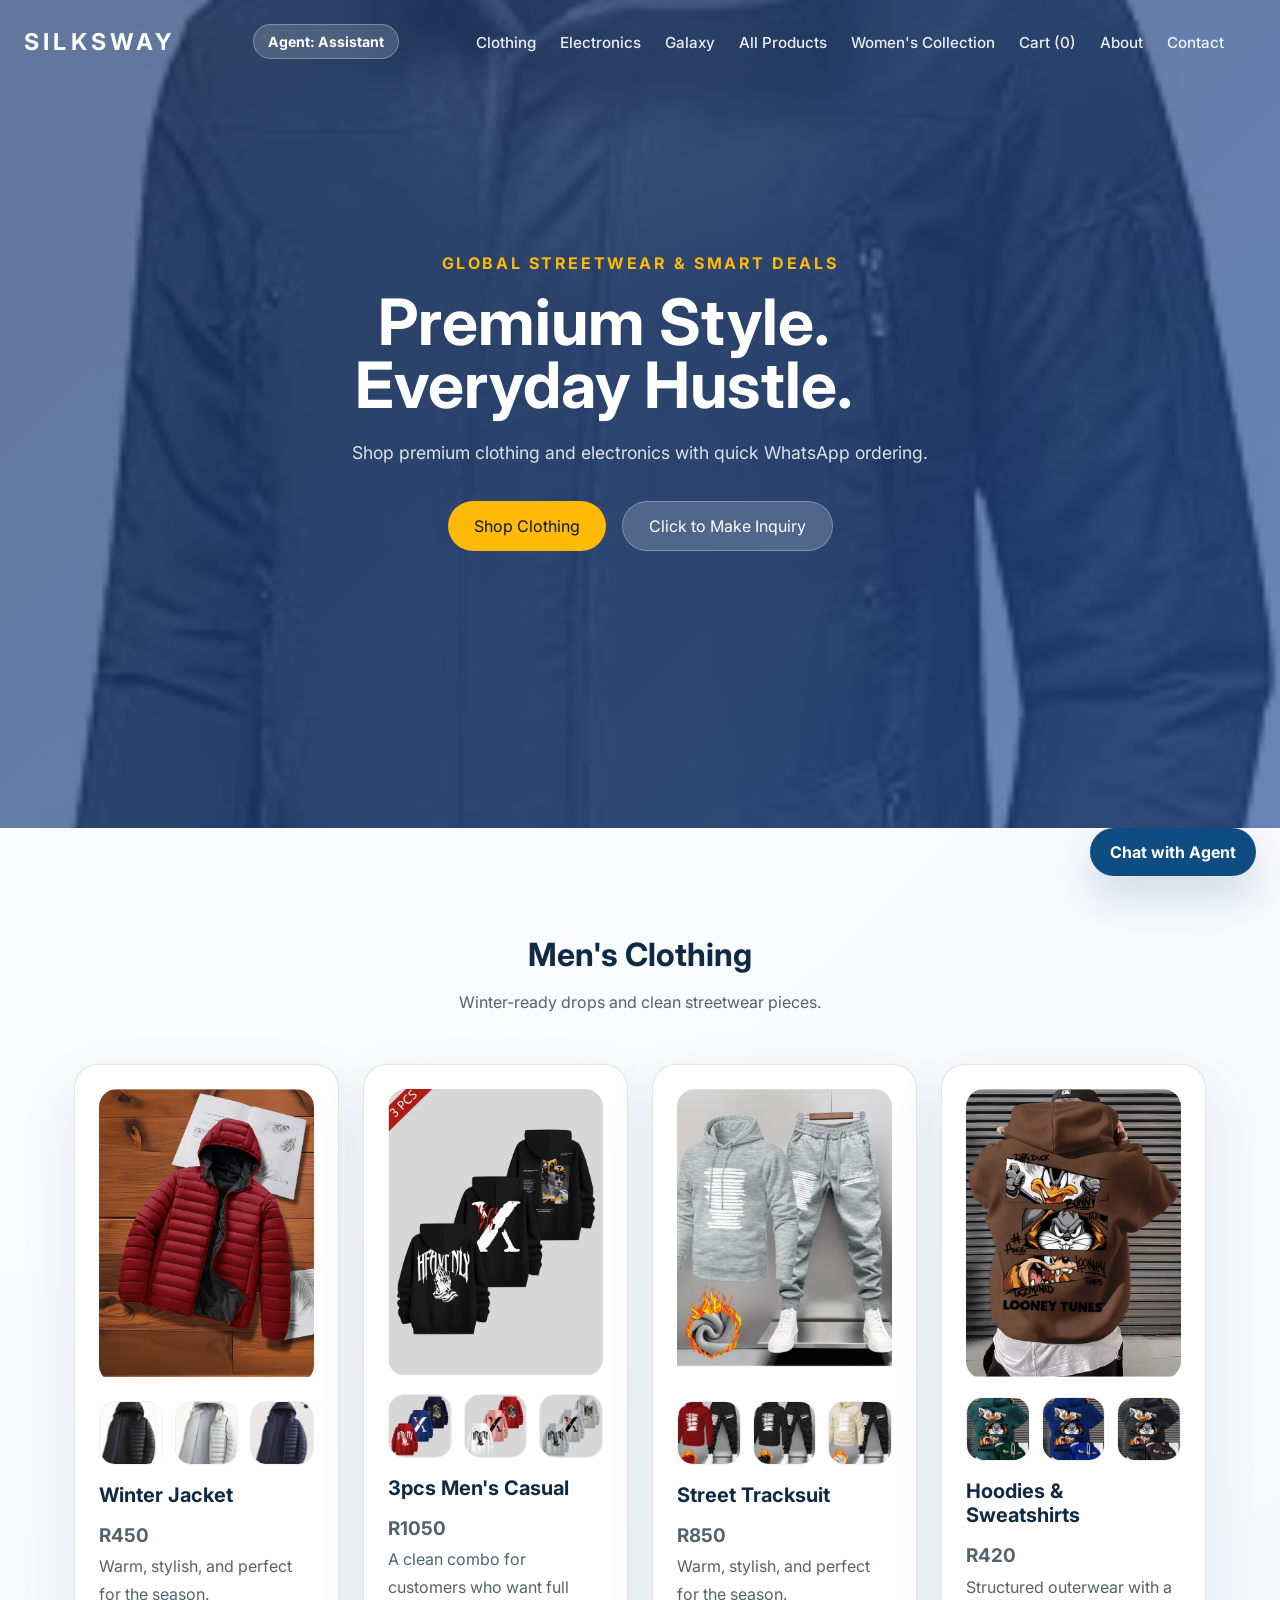
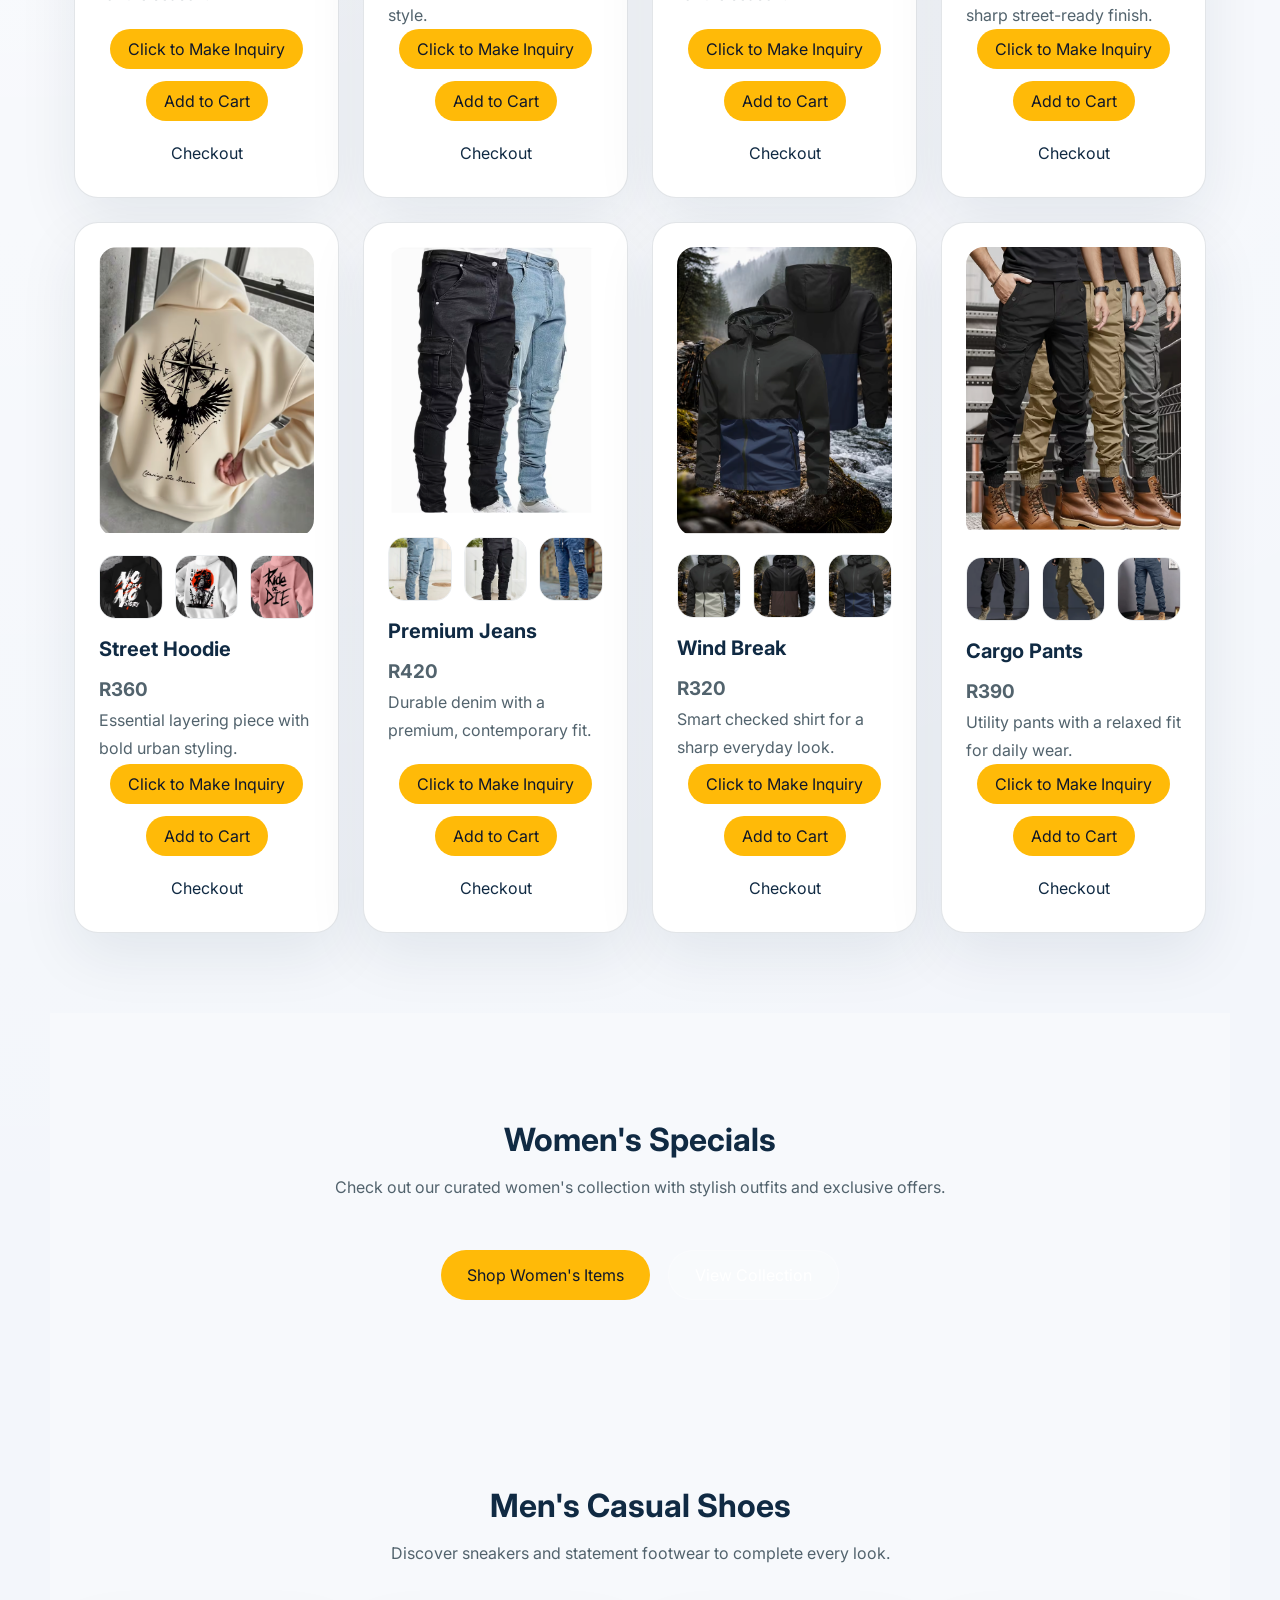
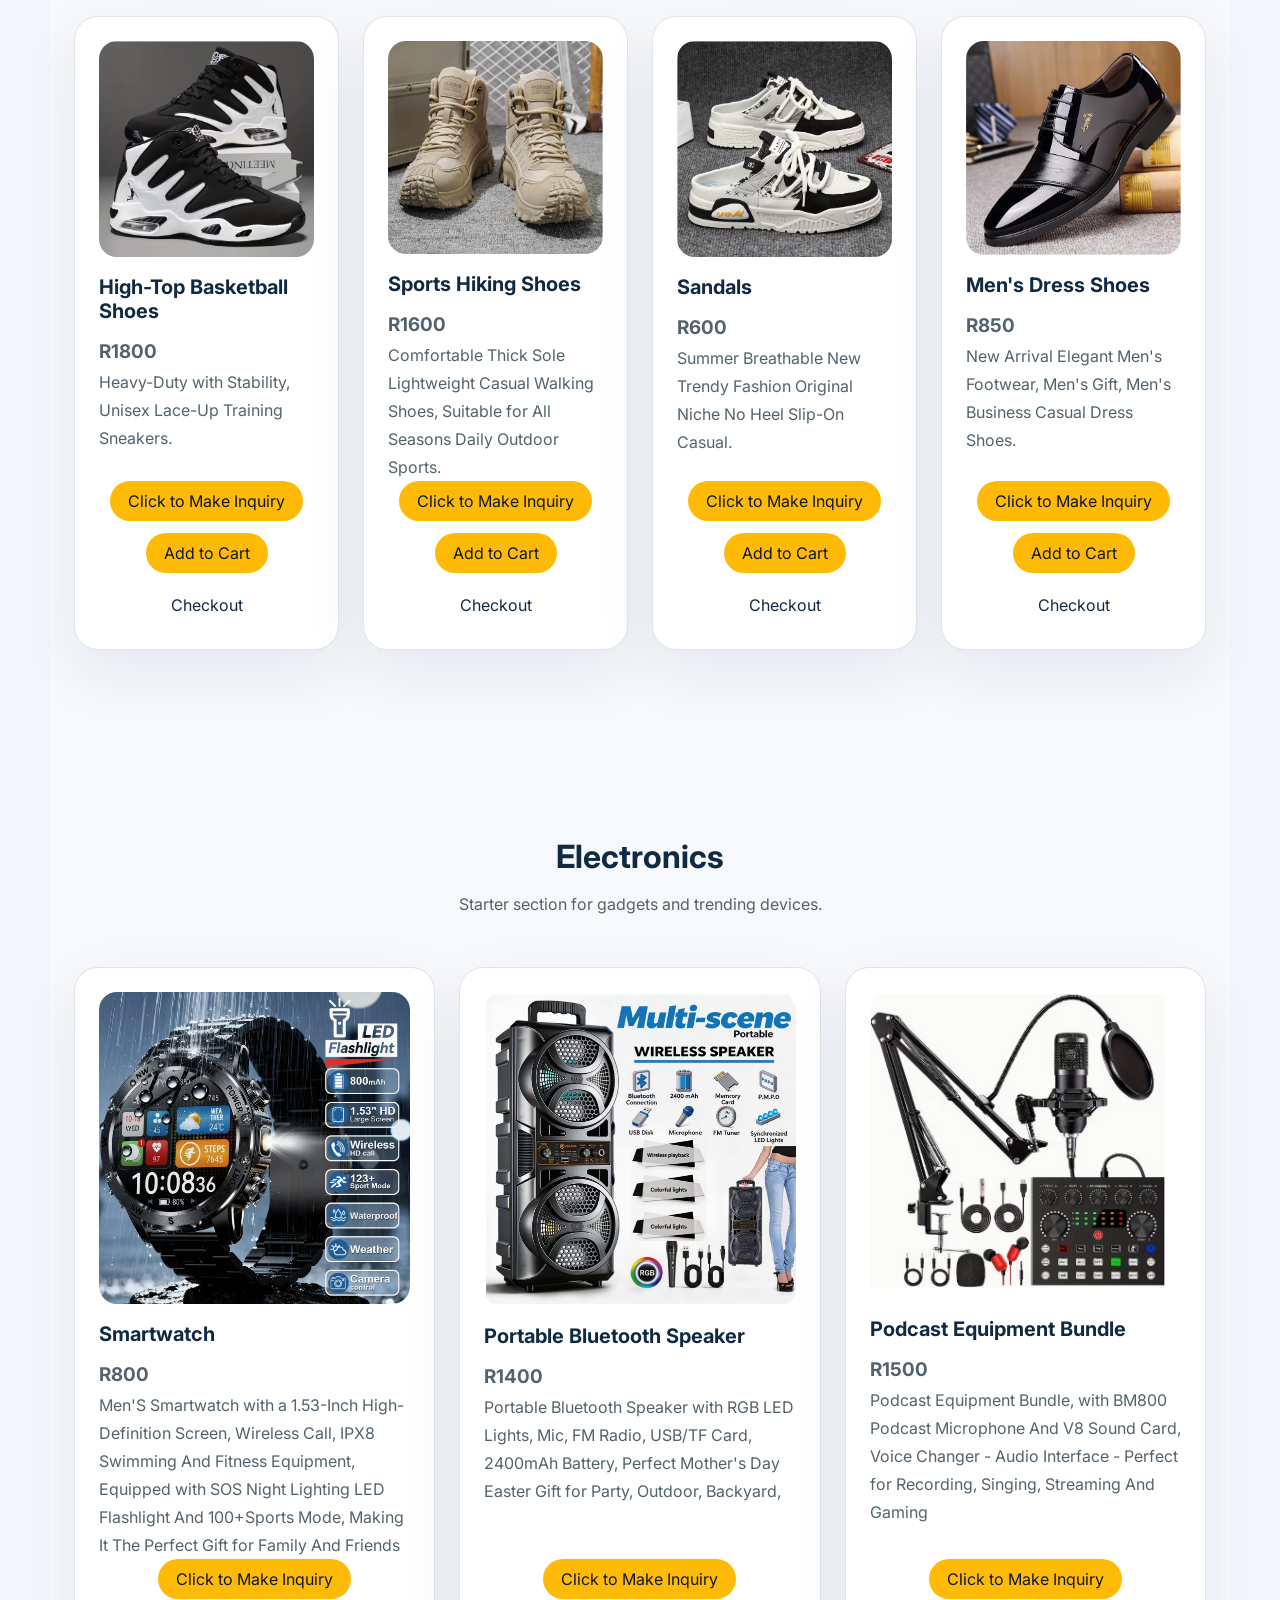
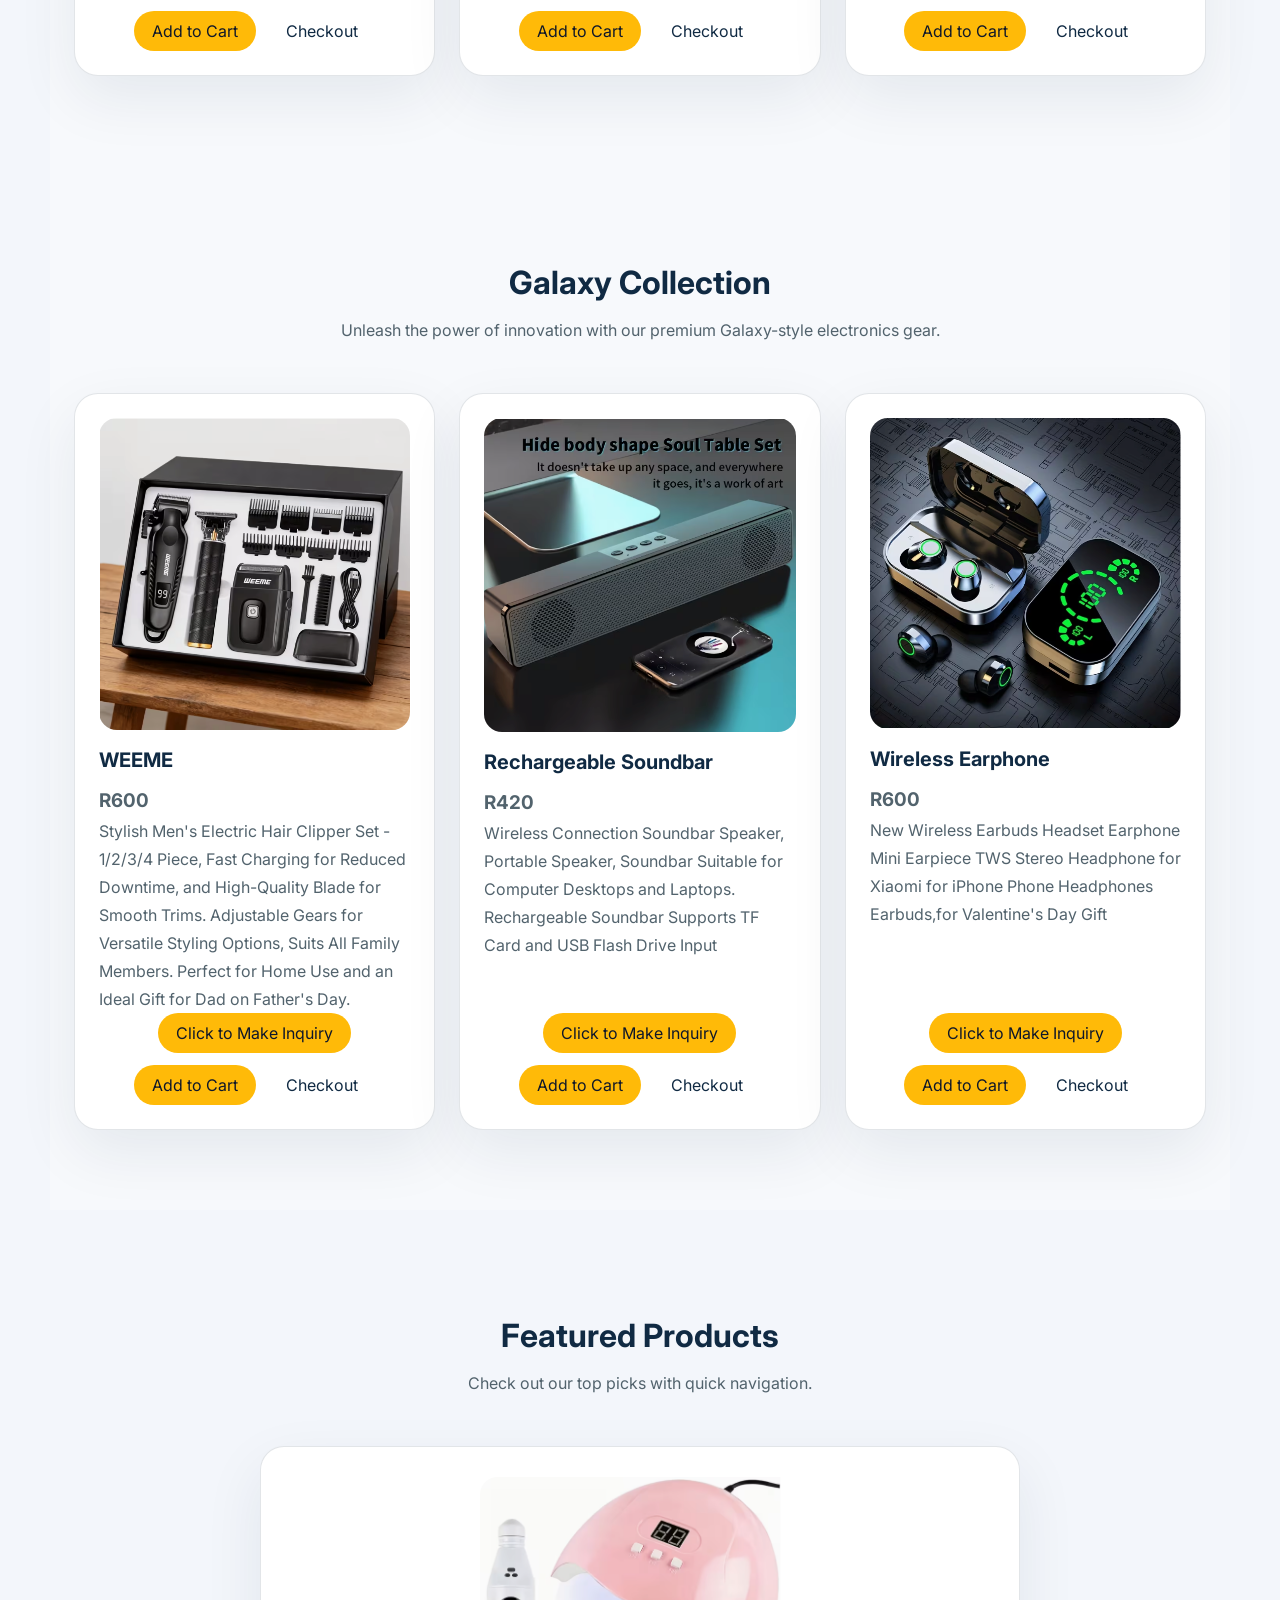
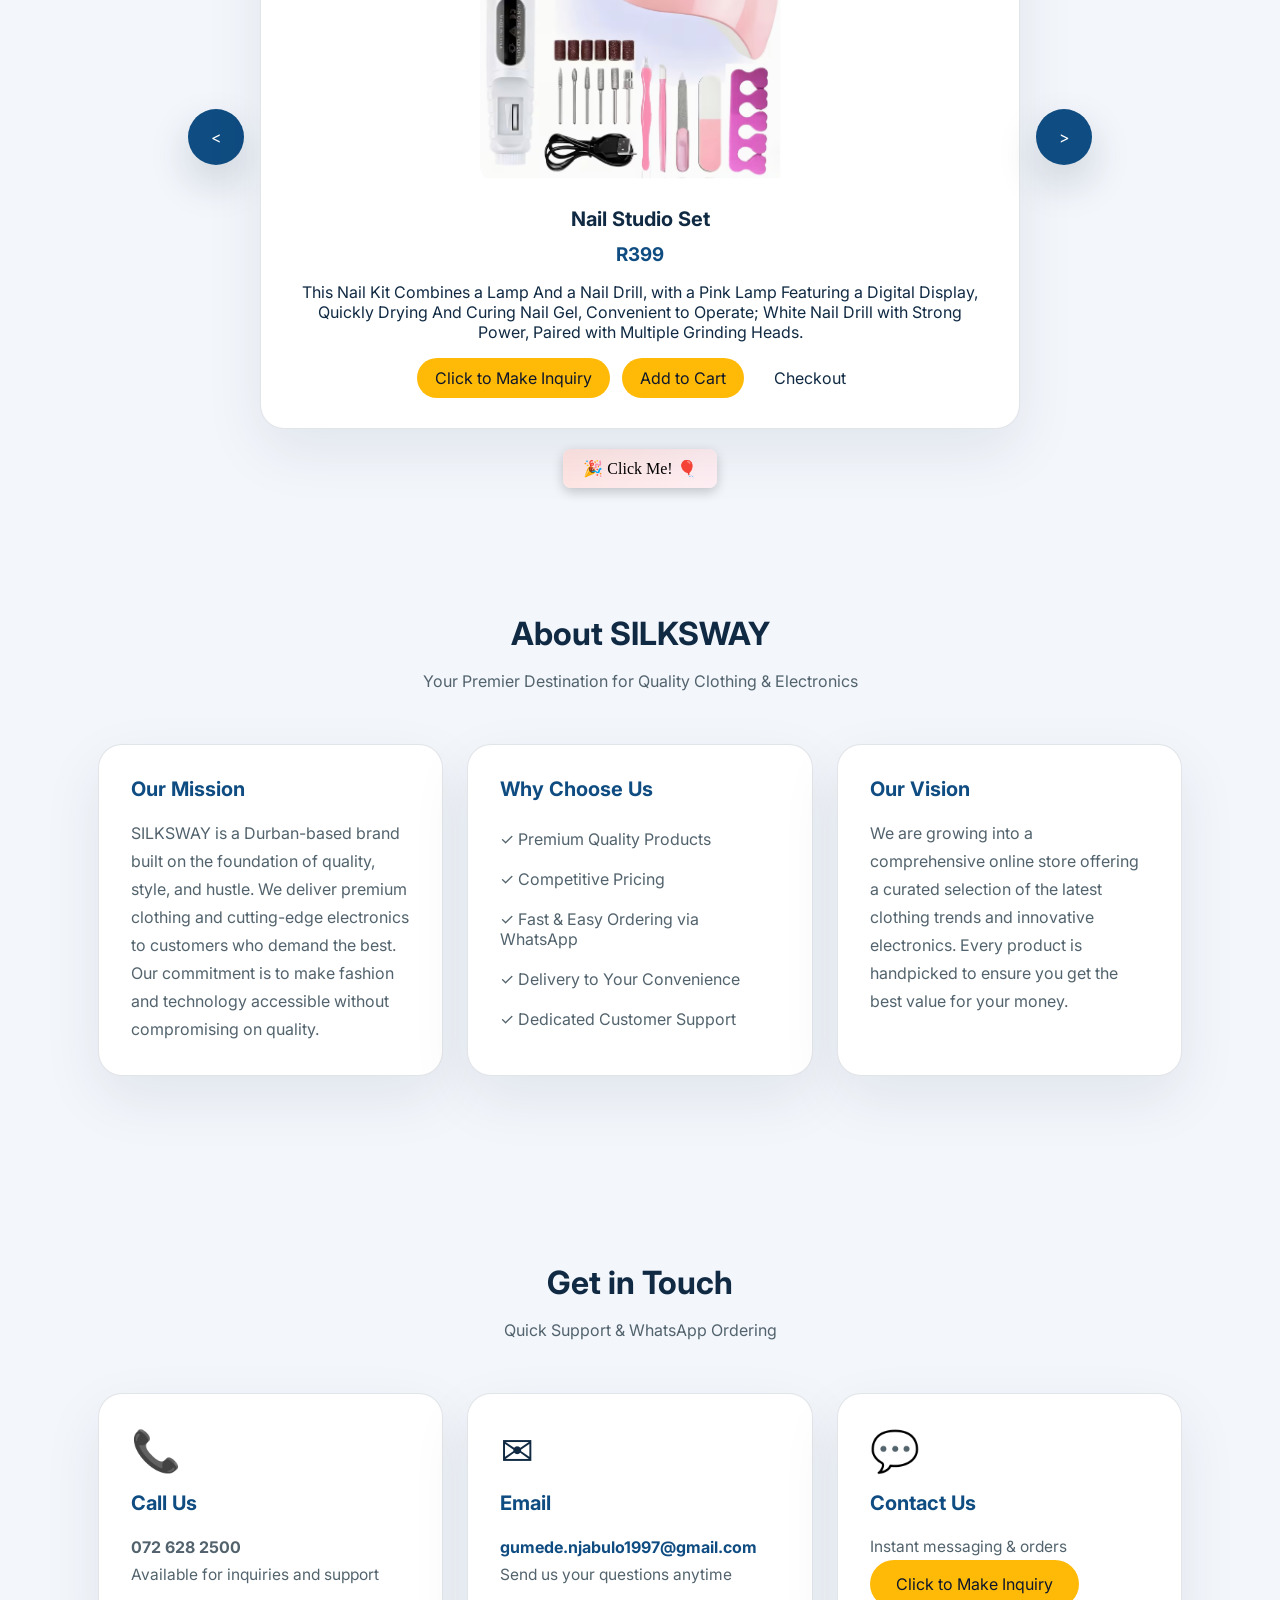
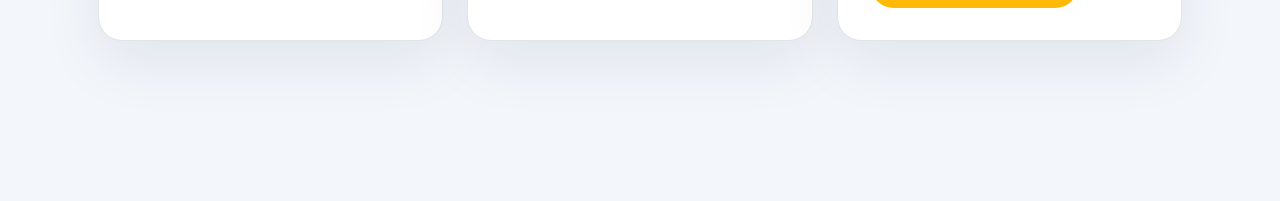
<file: index.html>
<!DOCTYPE html>
<html lang="en">
<head>
  <meta charset="UTF-8" />
  <meta name="viewport" content="width=device-width, initial-scale=1.0" />
  <title>SILKSWAY | Clothing & Electronics</title>
  <link rel="stylesheet" href="styles.css" />
  <!-- Optional: Google Fonts for a modern look -->
  <link href="https://fonts.googleapis.com/css2?family=Inter:wght@400;600&display=swap" rel="stylesheet" />
</head>
<body>
<!-- Header / Hero Section -->
<header class="hero">
  <nav class="nav" aria-label="Main Navigation">
    <div class="logo" aria-label="SILKSWAY">SILKSWAY</div>
    <div class="agent-badge">Agent: Assistant</div>
    <button class="hamburger" aria-label="Toggle navigation menu">
      <span class="bar"></span>
      <span class="bar"></span>
      <span class="bar"></span>
    </button>
    <ul class="nav-links">
      <li><a href="#clothing">Clothing</a></li>
      <li><a href="#electronics">Electronics</a></li>
      <li><a href="#galaxy">Galaxy</a></li>
      <li><a href="#products">All Products</a></li>
      <li><a href="women.html">Women's Collection</a></li>
      <li><a href="checkout.html">Cart (<span id="cartNavCount">0</span>)</a></li>
      <li><a href="#about">About</a></li>
      <li><a href="#contact">Contact</a></li>
    </ul>
  </nav>

  <div class="hero-content">
    <p class="tag">Global Streetwear &amp; Smart Deals</p>
    <h1 class="headline">Premium Style. Everyday Hustle.</h1>
    <p class="subheading">
      Shop premium clothing and electronics with quick WhatsApp ordering.
    </p>
    <div class="cta-buttons">
      <a class="btn primary" href="#clothing">Shop Clothing</a>
      <a class="btn secondary" href="inquiry.html?general=true" target="_blank" rel="noopener noreferrer">Click to Make Inquiry</a>
    </div>
  </div>
</header>

  <!-- Clothing Section -->
  <section class="section" id="clothing">
    <div class="section-head">
      <h2>Men's Clothing</h2>
      <p>Winter-ready drops and clean streetwear pieces.</p>
    </div>





    <div class="grid">
      <!-- Product Card 1 -->
      <article class="card">
        <div class="image-gallery">
          <img id="mainImage1" src="img/j1.png" alt="Winter Jacket" class="main-img" />
          <div class="thumbnails">
          <img src="img/j2.png" alt="Thumbnail 2" onmouseenter="setMainImageOnHover('mainImage1', 'img/j2.png')">
          <img src="img/j4.png" alt="Thumbnail 1" onmouseenter="setMainImageOnHover('mainImage1', 'img/j4.png')">
          <img src="img/j3.png" alt="Thumbnail 3" onmouseenter="setMainImageOnHover('mainImage1', 'img/j3.png')">
          </div>
        </div>
        <h3>Winter Jacket</h3>
        <p class="price">R450</p>
        <p>Warm, stylish, and perfect for the season.</p>
        <div class="card-actions">
          <button class="btn primary small" onclick="window.open('inquiry.html?price=450&product=Winter Jacket', '_blank')">Click to Make Inquiry</button>
          <a class="btn pay small" href="checkout.html">Checkout</a>
        </div>
      </article>


      <!-- Product Card 2 -->
      <article class="card">
        <div class="image-gallery">
          <img id="mainImage2" src="img/pc1.png" alt="Winter Jacket" class="main-img" />
          <div class="thumbnails">
           <img src="img/pc2.png" alt="Thumbnail 1" onmouseenter="setMainImageOnHover('mainImage2', 'img/pc2.png')">
          <img src="img/pc3.png" alt="Thumbnail 2" onmouseenter="setMainImageOnHover('mainImage2', 'img/pc3.png')">
          <img src="img/pc4.png" alt="Thumbnail 3" onmouseenter="setMainImageOnHover('mainImage2', 'img/pc4.png')">
          </div>
        </div>
        <h3>3pcs Men's Casual</h3>
        <p class="price">R1050</p>
        <p>A clean combo for customers who want full style.</p>
        <div class="card-actions">
          <button class="btn primary small" onclick="window.open('inquiry.html?price=1050&product=3pcs Men\'s Casual Fashion Streetwear Printed Hooded Sweatshirt', '_blank')">Click to Make Inquiry</button>
          <a class="btn pay small" href="checkout.html">Checkout</a>
        </div>
      </article>



        <!-- Product Card 3 -->
      <article class="card">
        <div class="image-gallery">
          <img id="mainImage3" src="img/17.png" alt="Winter Jacket" class="main-img" />
          <div class="thumbnails">
             <img src="img/18.png" alt="Thumbnail 1" onmouseenter="setMainImageOnHover('mainImage3', 'img/18.png')">
          <img src="img/19.png" alt="Thumbnail 2" onmouseenter="setMainImageOnHover('mainImage3', 'img/19.png')">
          <img src="img/20.png" alt="Thumbnail 3" onmouseenter="setMainImageOnHover('mainImage3', 'img/20.png')">
          </div>
        </div>
        <h3>Street Tracksuit</h3>
        <p class="price">R850</p>
        <p>Warm, stylish, and perfect for the season.</p>
        <div class="card-actions">
          <button class="btn primary small" onclick="window.open('inquiry.html?price=850&product=Street Tracksuit', '_blank')">Click to Make Inquiry</button>
          <a class="btn pay small" href="checkout.html">Checkout</a>
        </div>
      </article>

      <!-- Product Card 4 -->
      <article class="card">
        <div class="image-gallery">
          <img id="mainImage4" src="img/sw1.png" alt="Denim Jacket" class="main-img" />
          <div class="thumbnails">
            <img src="img/sw2.png" alt="Thumbnail 1" onmouseenter="setMainImageOnHover('mainImage4', 'img/sw2.png')">
            <img src="img/sw3.png" alt="Thumbnail 2" onmouseenter="setMainImageOnHover('mainImage4', 'img/sw3.png')">
            <img src="img/sw4.png" alt="Thumbnail 3" onmouseenter="setMainImageOnHover('mainImage4', 'img/sw4.png')">
          </div>
        </div>
        <h3>Hoodies & Sweatshirts</h3>
        <p class="price">R420</p>
        <p>Structured outerwear with a sharp street-ready finish.</p>
        <div class="card-actions">
          <button class="btn primary small" onclick="window.open('inquiry.html?price=420&product=Hoodies & Sweatshirts', '_blank')">Click to Make Inquiry</button>
          <a class="btn pay small" href="checkout.html">Checkout</a>
        </div>
      </article>

      <!-- Product Card 5 -->
      <article class="card">
        <div class="image-gallery">
          <img id="mainImage5" src="img/die1.png" alt="Street Hoodie" class="main-img" />
          <div class="thumbnails">
            <img src="img/die2.png" alt="Thumbnail 1" onmouseenter="setMainImageOnHover('mainImage5', 'img/die2.png')">
            <img src="img/die3.png" alt="Thumbnail 2" onmouseenter="setMainImageOnHover('mainImage5', 'img/die3.png')">
            <img src="img/die4.png" alt="Thumbnail 3" onmouseenter="setMainImageOnHover('mainImage5', 'img/die4.png')">
          </div>
        </div>
        <h3>Street Hoodie</h3>
        <p class="price">R360</p>
        <p>Essential layering piece with bold urban styling.</p>
        <div class="card-actions">
          <button class="btn primary small" onclick="window.open('inquiry.html?price=360&product=Street Hoodie', '_blank')">Click to Make Inquiry</button>
          <a class="btn pay small" href="checkout.html">Checkout</a>
        </div>
      </article>

      <!-- Product Card 6 -->
      <article class="card">
        <div class="image-gallery">
          <img id="mainImage6" src="img/p1.png" alt="Premium Jeans" class="main-img" />
          <div class="thumbnails">
            <img src="img/p2.png" alt="Thumbnail 1" onmouseenter="setMainImageOnHover('mainImage6', 'img/p2.png')">
            <img src="img/p3.png" alt="Thumbnail 2" onmouseenter="setMainImageOnHover('mainImage6', 'img/p3.png')">
            <img src="img/p4.png" alt="Thumbnail 3" onmouseenter="setMainImageOnHover('mainImage6', 'img/p4.png')">
          </div>
        </div>
        <h3>Premium Jeans</h3>
        <p class="price">R420</p>
        <p>Durable denim with a premium, contemporary fit.</p>
        <div class="card-actions">
          <button class="btn primary small" onclick="window.open('inquiry.html?price=420&product=Premium Jeans', '_blank')">Click to Make Inquiry</button>
          <a class="btn pay small" href="checkout.html">Checkout</a>
        </div>
      </article>

      <!-- Product Card 7 -->
      <article class="card">
        <div class="image-gallery">
          <img id="mainImage7" src="img/wind1.png" alt="Checked Shirt" class="main-img" />
          <div class="thumbnails">
            <img src="img/wind2.png" alt="Thumbnail 1" onmouseenter="setMainImageOnHover('mainImage7', 'img/wind2.png')">
            <img src="img/wind3.png" alt="Thumbnail 2" onmouseenter="setMainImageOnHover('mainImage7', 'img/wind3.png')">
            <img src="img/wind4.png" alt="Thumbnail 3" onmouseenter="setMainImageOnHover('mainImage7', 'img/wind4.png')">
          </div>
        </div>
        <h3>Wind Break</h3>
        <p class="price">R320</p>
        <p>Smart checked shirt for a sharp everyday look.</p>
        <div class="card-actions">
          <button class="btn primary small" onclick="window.open('inquiry.html?price=320&product=Checked Shirt', '_blank')">Click to Make Inquiry</button>
          <a class="btn pay small" href="checkout.html">Checkout</a>
        </div>
      </article>

      <!-- Product Card 8 -->
      <article class="card">
        <div class="image-gallery">
          <img id="mainImage8" src="img/c1.png" alt="Cargo Pants" class="main-img" />
          <div class="thumbnails">
            <img src="img/c2.png" alt="Thumbnail 1" onmouseenter="setMainImageOnHover('mainImage8', 'img/c2.png')">
            <img src="img/c3.png" alt="Thumbnail 2" onmouseenter="setMainImageOnHover('mainImage8', 'img/c3.png')">
            <img src="img/c4.png" alt="Thumbnail 3" onmouseenter="setMainImageOnHover('mainImage8', 'img/c4.png')">
          </div>
        </div>
        <h3>Cargo Pants</h3>
        <p class="price">R390</p>
        <p>Utility pants with a relaxed fit for daily wear.</p>
        <div class="card-actions">
          <button class="btn primary small" onclick="window.open('inquiry.html?price=390&product=Cargo Pants', '_blank')">Click to Make Inquiry</button>
          <a class="btn pay small" href="checkout.html">Checkout</a>
        </div>
      </article>
  </section>







  <section class="section alt" id="women-special">
    <div class="section-head">
      <h2>Women's Specials</h2>
      <p>Check out our curated women's collection with stylish outfits and exclusive offers.</p>
    </div>
    <div class="card-actions" style="justify-content:center; gap:18px;">
      <a class="btn primary" href="women.html">Shop Women's Items</a>
      <a class="btn secondary" href="women.html">View Collection</a>
    </div>
  </section>




  <section class="section alt Men's Casual Shoes-section" id="Men's Casual Shoes">
    <div class="section-head">
      <h2>Men's Casual Shoes</h2>
      <p>Discover sneakers and statement footwear to complete every look.</p>
    </div>

    <div class="grid shoes-grid">
      <article class="card">
        <div class="image-gallery">
          <img src="img/b1.png" alt="High-Top Basketball Shoes" class="main-img" />
        </div>
        <h3>High-Top Basketball Shoes</h3>
        <p class="price">R1800</p>
        <p>Heavy-Duty with Stability, Unisex Lace-Up Training Sneakers.</p>
        <div class="card-actions">
          <button class="btn primary small" onclick="window.open('inquiry.html?price=1800&product=High-Top Basketball Shoes', '_blank')">Click to Make Inquiry</button>
          <a class="btn pay small" href="checkout.html">Checkout</a>
        </div>
      </article>


      

      <article class="card">
        <div class="image-gallery">
          <img src="img/b2.png" alt="Sports Hiking Shoes" class="main-img" />
        </div>
        <h3>Sports Hiking Shoes</h3>
        <p class="price">R1600</p>
        <p>Comfortable Thick Sole Lightweight Casual Walking Shoes, Suitable for All Seasons Daily Outdoor Sports.</p>
        <div class="card-actions">
          <button class="btn primary small" onclick="window.open('inquiry.html?price=1600&product=Sports Hiking Shoes', '_blank')">Click to Make Inquiry</button>
          <a class="btn pay small" href="checkout.html">Checkout</a>
        </div>
      </article>

      <article class="card">
        <div class="image-gallery">
          <img src="img/b4.png" alt="Sandals" class="main-img" />
        </div>
        <h3>Sandals</h3>
        <p class="price">R600</p>
        <p>Summer Breathable New Trendy Fashion Original Niche No Heel Slip-On Casual.</p>
        <div class="card-actions">
          <button class="btn primary small" onclick="window.open('inquiry.html?price=600&product=Sandals', '_blank')">Click to Make Inquiry</button>
          <a class="btn pay small" href="checkout.html">Checkout</a>
        </div>
      </article>

      <article class="card">
        <div class="image-gallery">
          <img src="img/b5.png" alt="Men's Dress Shoes" class="main-img" />
        </div>
        <h3>Men's Dress Shoes</h3>
        <p class="price">R850</p>
        <p>New Arrival Elegant Men's Footwear, Men's Gift, Men's Business Casual Dress Shoes.</p>
        <div class="card-actions">
          <button class="btn primary small" onclick="window.open('inquiry.html?price=850&product=Mens Dress Shoes', '_blank')">Click to Make Inquiry</button>
          <a class="btn pay small" href="checkout.html">Checkout</a>
        </div>
      </article>
    </div>
  </section>



  <!-- Electronics Section -->
  <section class="section alt" id="electronics">
    <div class="section-head">
      <h2>Electronics</h2>
      <p>Starter section for gadgets and trending devices.</p>
    </div>


    
    <div class="grid">
      <!-- Card 1 -->
      <article class="card">
        <div class="image" role="button" aria-label="Smart Watch" onclick="openModal('img/watch.jpg')">
          <img src="img/53.png" alt="Smart Watch" />
        </div>
        <h3>Smartwatch </h3>
        <p class="price">R800</p>
        <p>Men'S Smartwatch with a 1.53-Inch High-Definition Screen, Wireless Call, IPX8 Swimming And Fitness Equipment, Equipped with SOS Night Lighting LED Flashlight And 100+Sports Mode, Making It The Perfect Gift for Family And Friends</p>
        <div class="card-actions">
          <button class="btn primary small" onclick="window.open('inquiry.html?price=800&product=Smartwatch', '_blank')">Click to Make Inquiry</button>
          <a class="btn pay small" href="checkout.html">Checkout</a>
        </div>
      </article>



      <!-- Card 2 -->
      <article class="card">
        <div class="image" role="button" aria-label="Bluetooth Speaker" onclick="openModal('img/speaker.jpg')">
          <img src="img/54.png" alt="Bluetooth Speaker" />
        </div>
        <h3>Portable Bluetooth Speaker</h3>
        <p class="price">R1400</p>
        <p>Portable Bluetooth Speaker with RGB LED Lights, Mic, FM Radio, USB/TF Card, 2400mAh Battery, Perfect Mother's Day Easter Gift for Party, Outdoor, Backyard,</p>
        <div class="card-actions">
          <button class="btn primary small" onclick="window.open('inquiry.html?price=1400&product=Portable Bluetooth Speaker', '_blank')">Click to Make Inquiry</button>
          <a class="btn pay small" href="checkout.html">Checkout</a>
        </div>
      </article>


      <!-- Card 3 -->
      <article class="card">
        <div class="image" role="button" aria-label="Wireless Earbuds" onclick="openModal('img/earbuds.jpg')">
          <img src="img/55.png" alt="Wireless Earbuds" />
        </div>
        <h3>Podcast Equipment Bundle</h3>
        <p class="price">R1500</p>
        <p>Podcast Equipment Bundle, with BM800 Podcast Microphone And V8 Sound Card, Voice Changer - Audio Interface - Perfect for Recording, Singing, Streaming And Gaming</p>
        <div class="card-actions">
          <button class="btn primary small" onclick="window.open('inquiry.html?price=1500&product=Podcast Equipment Bundle', '_blank')">Click to Make Inquiry</button>
          <a class="btn pay small" href="checkout.html">Checkout</a>
        </div>
      </article>


    </div>

  </section>




  


  <!-- Galaxy Section -->
  <section class="section alt" id="galaxy">
    <div class="section-head">
      <h2>Galaxy Collection</h2>
      <p>Unleash the power of innovation with our premium Galaxy-style electronics gear.</p>
    </div>


    <div class="grid">
      <article class="card">
        <div class="image" role="button" aria-label="Galaxy Hoodie" onclick="openModal('img/aa.jpg')">
          <img src="img/50.png" alt="Galaxy Hoodie" />
        </div>
        <h3>WEEME</h3>
        <p class="price">R600</p>
        <p>Stylish Men's Electric Hair Clipper Set - 1/2/3/4 Piece, Fast Charging for Reduced Downtime, and High-Quality Blade for Smooth Trims. Adjustable Gears for Versatile Styling Options, Suits All Family Members. Perfect for Home Use and an Ideal Gift for Dad on Father's Day.</p>
        <div class="card-actions">
          <button class="btn primary small" onclick="window.open('inquiry.html?price=600&product=WEEME', '_blank')">Click to Make Inquiry</button>
          <a class="btn pay small" href="checkout.html">Checkout</a>
        </div>
      </article>




      <article class="card">
        <div class="image" role="button" aria-label="Galaxy T-Shirt" onclick="openModal('img/j.jpg')">
          <img src="img/51.png" alt="Galaxy T-Shirt" />
        </div>
        <h3>Rechargeable Soundbar</h3>
        <p class="price">R420</p>
        <p>Wireless Connection Soundbar Speaker, Portable Speaker, Soundbar Suitable for Computer Desktops and Laptops. Rechargeable Soundbar Supports TF Card and USB Flash Drive Input</p>
        <div class="card-actions">
          <button class="btn primary small" onclick="window.open('inquiry.html?price=420&product=Rechargeable Soundbar', '_blank')">Click to Make Inquiry</button>
          <a class="btn pay small" href="checkout.html">Checkout</a>
        </div>
      </article>





      <article class="card">
        <div class="image" role="button" aria-label="Galaxy Cap" onclick="openModal('img/cc.jpg')">
          <img src="img/52.png" alt="Galaxy Cap" />
        </div>
        <h3>Wireless Earphone</h3>
        <p class="price">R600</p>
        <p>New Wireless Earbuds Headset Earphone Mini Earpiece TWS Stereo Headphone for Xiaomi for iPhone Phone Headphones Earbuds,for Valentine's Day Gift</p>
        <div class="card-actions">
          <button class="btn primary small" onclick="window.open('inquiry.html?price=600&product=Wireless Earphone', '_blank')">Click to Make Inquiry</button>
          <a class="btn pay small" href="checkout.html">Checkout</a>
        </div>
      </article>
    </div>
  </section>




  <!-- Featured Products Section -->
  <section class="section" id="products">
    <div class="section-head">
      <h2>Featured Products</h2>
      <p>Check out our top picks with quick navigation.</p>
    </div>

    <div class="carousel">
      <button class="prev-btn">&lt;</button>
      <div class="carousel-container">
        <!-- Product 1 -->
        <div class="carousel-content" data-index="0">
          <img src="img/f1.png" alt="Nail Studio Set" /> 
          <h3>Nail Studio Set</h3>
          <p class="price">R399</p>
          <p>This Nail Kit Combines a Lamp And a Nail Drill, with a Pink Lamp Featuring a Digital Display, Quickly Drying And Curing Nail Gel, Convenient to Operate; White Nail Drill with Strong Power, Paired with Multiple Grinding Heads.</p>
          <div class="card-actions">
            <button class="btn primary small" onclick="window.open('inquiry.html?price=399&product=Nail Studio Set', '_blank')">Click to Make Inquiry</button>
            <button class="btn secondary small add-cart" onclick="addToCart('Nail Studio Set', '399')">Add to Cart</button>
            <a class="btn pay small" href="checkout.html">Checkout</a>
          </div>
        </div>



        <!-- Product 2 -->
        <div class="carousel-content" data-index="1" style="display:none;">
          <img src="img/f2.png" alt="Vlogging Kit" /> 
          <h3>Vlogging Kit</h3>
          <p class="price">R399</p>
          <p>For iPhone, Android with Tripod, 36 LED Light, YouTube Starter Kit with Mini Microphone for Live Stream, Video Calls, Vlogging, YouTube, Instagram TikTok.</p>
          <div class="card-actions">
            <button class="btn primary small" onclick="window.open('inquiry.html?price=399&product=Vlogging Kit', '_blank')">Click to Make Inquiry</button>
            <button class="btn secondary small add-cart" onclick="addToCart('Vlogging Kit', '399')">Add to Cart</button>
            <a class="btn pay small" href="checkout.html">Checkout</a>
          </div>
        </div>




        <!-- Product 3 -->
        <div class="carousel-content" data-index="2" style="display:none;">
          <img src="img/f3.png" alt="Fog Machine" /> 
          <h3>Fog Machine</h3>
          <p class="price">R4500</p>
          <p>600W Professional Fog Machine with LED Spot Light Suitable for Parties, Concerts, Events - High Output Low Voltage Stage Effects Unit, Remote Control Included, Compatible for Theater & Events (No Color)</p>
          <div class="card-actions">
            <button class="btn primary small" onclick="window.open('inquiry.html?price=4500&product=Fog Machine', '_blank')">Click to Make Inquiry</button>
            <button class="btn secondary small add-cart" onclick="addToCart('Fog Machine', '4500')">Add to Cart</button>
            <a class="btn pay small" href="checkout.html">Checkout</a>
          </div>
        </div>


        <!-- Product 4 -->
        <div class="carousel-content" data-index="3" style="display:none;">
          <img src="img/f4.png" alt="VR Helmet" /> 
          <h3>VR Helmet</h3>
          <p class="price">R800</p>
          <p>VR Headset: Mobile Virtual Reality 3D Glasses with Phone Lenses for iPhone & Android Smartphones - Premium VR Helmet, Immersive 3D Experience.</p>
          <div class="card-actions">
            <button class="btn primary small" onclick="window.open('inquiry.html?price=800&product=VR Helmet', '_blank')">Click to Make Inquiry</button>
            <button class="btn secondary small add-cart" onclick="addToCart('VR Helmet', '800')">Add to Cart</button>
            <a class="btn pay small" href="checkout.html">Checkout</a>
          </div>
        </div>

        <!-- Product 5 -->
        <div class="carousel-content" data-index="4" style="display:none;">
          <img src="img/f5.png" alt="Portable Protein Shaker Cup" /> 
          <h3>Portable Protein Shaker Cup</h3>
          <p class="price">R550</p>
          <p>Portable Protein Shaker Cup - Durable PP Material, Ideal for Gym & Outdoor Fitness Enthusiasts, Shaking Cup, Milkshake Maker</p>
          <div class="card-actions">
            <button class="btn primary small" onclick="window.open('inquiry.html?price=550&product=Portable Protein Shaker Cup', '_blank')">Click to Make Inquiry</button>
            <button class="btn secondary small add-cart" onclick="addToCart('Portable Protein Shaker Cup', '550')">Add to Cart</button>
            <a class="btn pay small" href="checkout.html">Checkout</a>
          </div>
        </div>


        <!-- Product 6 -->
        <div class="carousel-content" data-index="5" style="display:none;">
          <img src="img/f6.png" alt="iPhone Case" /> 
          <h3>iPhone Case</h3>
          <p class="price">R350</p>
          <p>1pc Minimalist Letter Collage Frame Soft Phone Case Compatible with Iphone 17 16 15 14 13 12 11 Pro Max AIR 14 15 16E Plus XS XR X 8 7 SE 2020</p>
          <div class="card-actions">
            <button class="btn primary small" onclick="window.open('inquiry.html?price=350&product=iPhone Case', '_blank')">Click to Make Inquiry</button>
            <button class="btn secondary small add-cart" onclick="addToCart('iPhone Case', '350')">Add to Cart</button>
            <a class="btn pay small" href="checkout.html">Checkout</a>
          </div>
        </div>



        <!-- Product 7 -->
        <div class="carousel-content" data-index="6" style="display:none;">
          <img src="img/f7.png" alt="Balaclava" /> 
          <h3>Balaclava</h3>
          <p class="price">R250</p>
          <p>Breathable Mesh Balaclava Camouflage Bike Mask.</p>
          <div class="card-actions">
            <button class="btn primary small" onclick="window.open('inquiry.html?price=250&product=Balaclava', '_blank')">Click to Make Inquiry</button>
            <button class="btn secondary small add-cart" onclick="addToCart('Balaclava', '250')">Add to Cart</button>
            <a class="btn pay small" href="checkout.html">Checkout</a>
          </div>
        </div>



        <!-- Product 8 -->
        <div class="carousel-content" data-index="7" style="display:none;">
          <img src="img/f8.png" alt="Small Square Chest Bag, " /> 
          <h3>Small Square Chest Bag, </h3>
          <p class="price">R250</p>
          <p>Crossbody Bag, Men'S Waist Pack, Shoulder Bag, Running Bag, Night Run Bag, Riding Bag, Fashion Solid Color Easy Versatile Cartoon Print Graffiti Hip-Hop Sports Street Business Casual Easy Bag Travel Vacation Essen.</p>
          <div class="card-actions">
            <button class="btn primary small" onclick="window.open('inquiry.html?price=250&product=Small Square Chest Bag, ', '_blank')">Click to Make Inquiry</button>
            <button class="btn secondary small add-cart" onclick="addToCart('Small Square Chest Bag, ', '250')">Add to Cart</button>
            <a class="btn pay small" href="checkout.html">Checkout</a>
          </div>
        </div>



        <!-- Product 9 -->
        <div class="carousel-content" data-index="8" style="display:none;">
          <img src="img/f9.png" alt="Black Tactical Chest" /> 
          <h3>Black Tactical Chest</h3>
          <p class="price">R600</p>
          <p>Features Adjustable Straps, Various Pockets, Perfect for Running, Hiking, Sports, And Workouts, Safe Storage Compartment | Stylish Black Design | Sturdy Zippered Pockets.</p>
          <div class="card-actions">
            <button class="btn primary small" onclick="window.open('inquiry.html?price=600&product=Black Tactical Chest', '_blank')">Click to Make Inquiry</button>
            <button class="btn secondary small add-cart" onclick="addToCart('Black Tactical Chest', '600')">Add to Cart</button>
            <a class="btn pay small" href="checkout.html">Checkout</a>
          </div>
        </div>





        <!-- Product 10 -->
        <div class="carousel-content" data-index="9" style="display:none;">
          <img src="img/f10.png" alt="Jeans" /> 
          <h3>hats</h3>
          <p class="price">R900</p>
          <p>A Stylish, Brimless with a Vintage Japanese Artistic Design, Featuring Washed, Holes, And Elegant Lettering.</p>
          <div class="card-actions">
            <button class="btn primary small" onclick="window.open('inquiry.html?price=900&product=hats', '_blank')">Click to Make Inquiry</button>
            <button class="btn secondary small add-cart" onclick="addToCart('hats', '900')">Add to Cart</button>
            <a class="btn pay small" href="checkout.html">Checkout</a>
          </div>
        </div>




        <!-- Product 11 -->
        <div class="carousel-content" data-index="10" style="display:none;">
          <img src="img/f11.png" alt="Cap Head Scarf" /> 
          <h3>Cap Head Scarf</h3>
          <p class="price">R250</p>
          <p>Quick Dry Cycling Cap Head Scarf, Hippie Punk Distressed Love Pattern Pirate Cap For Running Outdoor Sports.</p>
          <div class="card-actions">
            <button class="btn primary small" onclick="window.open('inquiry.html?price=250&product=Cap Head Scarf', '_blank')">Click to Make Inquiry</button>
            <button class="btn secondary small add-cart" onclick="addToCart('Cap Head Scarf', '250')">Add to Cart</button>
            <a class="btn pay small" href="checkout.html">Checkout</a>
          </div>
        </div>


        <!-- Product 12 -->
        <div class="carousel-content" data-index="11" style="display:none;">
          <img src="img/f12.png" alt="Fashion Glasses" /> 
          <h3>Fashion Glasses</h3>
          <p class="price">R250</p>
          <p>Unisex Steampunk Fashion Glasses Retro Metal Spring Decoration Round Large Frame Women'S Glasses Men'S Cool Black Hip Hop Party Glasses.</p>
          <div class="card-actions">
            <button class="btn primary small" onclick="window.open('inquiry.html?price=250&product=Fashion Glasses', '_blank')">Click to Make Inquiry</button>
            <button class="btn secondary small add-cart" onclick="addToCart('Fashion Glasses', '250')">Add to Cart</button>
            <a class="btn pay small" href="checkout.html">Checkout</a>
          </div>
        </div>


        <!-- Product 13 -->
        <div class="carousel-content" data-index="12" style="display:none;">
          <img src="img/f13.png" alt="Shorts" /> 
          <h3>Men's Watch</h3>
          <p class="price">R600</p>
          <p>1pc New Hand Sewn Men's Watch, Sporty and Casual, Exquisite Design, Suitable for Gifting to Boyfriends, Easy to Match, Available in Multiple Colors.</p>
          <div class="card-actions">
            <button class="btn primary small" onclick="window.open('inquiry.html?price=600&product=Men\'s Watch', '_blank')">Click to Make Inquiry</button>
            <button class="btn secondary small add-cart" onclick="addToCart('Men\'s Watch', '600')">Add to Cart</button>
            <a class="btn pay small" href="checkout.html">Checkout</a>
          </div>
        </div>
        <!-- Product 14 -->

      </div>
      <button class="next-btn">&gt;</button> 
    </div>

 <!-- Kiddies Button & Section -->
<button id="kiddies-btn">🎉 Click Me! 🎈</button>
<div id="kiddies-section" style="display: none;">
  <h1>WooHoo! You're in the Kiddies Zone! 🎊</h1>
  <p>This is where all the fun stuff happens! 🚀🎮</p>
  <a href="kiddies.html" class="continue-button">🎈 Continue to Kiddies Area 🎈</a>
</div>





  

  <!-- About Section -->
  <section class="section" id="about">
    <div class="section-head">
      <h2>About SILKSWAY</h2>
      <p>Your Premier Destination for Quality Clothing & Electronics</p>
    </div>
    <div class="about-content">
      <div class="about-box">
        <h3>Our Mission</h3>
        <p>SILKSWAY is a Durban-based brand built on the foundation of quality, style, and hustle. We deliver premium clothing and cutting-edge electronics to customers who demand the best. Our commitment is to make fashion and technology accessible without compromising on quality.</p>
      </div>
      <div class="about-box">
        <h3>Why Choose Us</h3>
        <ul class="about-list">
          <li>✓ Premium Quality Products</li>
          <li>✓ Competitive Pricing</li>
          <li>✓ Fast & Easy Ordering via WhatsApp</li>
          <li>✓ Delivery to Your Convenience</li>
          <li>✓ Dedicated Customer Support</li>
        </ul>
      </div>
      <div class="about-box">
        <h3>Our Vision</h3>
        <p>We are growing into a comprehensive online store offering a curated selection of the latest clothing trends and innovative electronics. Every product is handpicked to ensure you get the best value for your money.</p>
      </div>
    </div>
  </section>

  <!-- Contact Section -->
  <section class="section contact" id="contact">
    <div class="section-head">
      <h2>Get in Touch</h2>
      <p>Quick Support & WhatsApp Ordering</p>
    </div>
    <div class="contact-content">
      <div class="contact-box">
        <div class="contact-icon">📞</div>
        <h3>Call Us</h3>
        <p class="contact-detail">072 628 2500</p>
        <p class="contact-desc">Available for inquiries and support</p>
      </div>
      <div class="contact-box">
        <div class="contact-icon">✉️</div>
        <h3>Email</h3>
        <p class="contact-detail"><a href="mailto:gumede.njabulo1997@gmail.com">gumede.njabulo1997@gmail.com</a></p>
        <p class="contact-desc">Send us your questions anytime</p>
      </div>
      <div class="contact-box">
        <div class="contact-icon">💬</div>
        <h3>Contact Us</h3>
        <p class="contact-desc">Instant messaging & orders</p>
        <a class="btn primary" href="inquiry.html" target="_blank" rel="noopener noreferrer">Click to Make Inquiry</a>
      </div>
    </div>
  </section>

  <!-- Payment Modal -->
  <div id="paymentModal" class="modal hidden" role="dialog" aria-modal="true" aria-labelledby="paymentModalLabel">
    <div class="modal-card">
      <h3 id="paymentModalLabel">Payment Setup Placeholder</h3>
      <p id="paymentText"></p>
      <p>This button is ready for PayFast, EFT, or Cash on Delivery integration. We can connect the real payment gateway next.</p>
      <button class="btn secondary small" onclick="closePaymentInfo()">Close</button>
    </div>
  </div>

  <script src="script.js"></script>
  <div class="chat-widget" aria-label="Agent chat">
    <button type="button" class="chat-toggle-btn" aria-label="Open chat with assistant">Chat with Agent</button>
    <div class="chat-panel hidden" role="dialog" aria-modal="true" aria-label="Assistant chat">
      <div class="chat-header">
        <div>
          <span class="chat-title">Agent: Assistant</span>
          <span class="chat-subtitle">Ask me about the store, products, orders, or payment.</span>
        </div>
        <button type="button" class="chat-close-btn" aria-label="Close chat">×</button>
      </div>
      <div class="chat-messages" id="chatMessages" role="log" aria-live="polite"></div>
      <form id="chatForm" class="chat-form">
        <input id="chatInput" class="chat-input" type="text" placeholder="Ask the assistant..." aria-label="Type a message" required />
        <button type="submit" class="btn primary chat-send-btn">Send</button>
      </form>
    </div>
  </div>
</body>
</html>
</file>
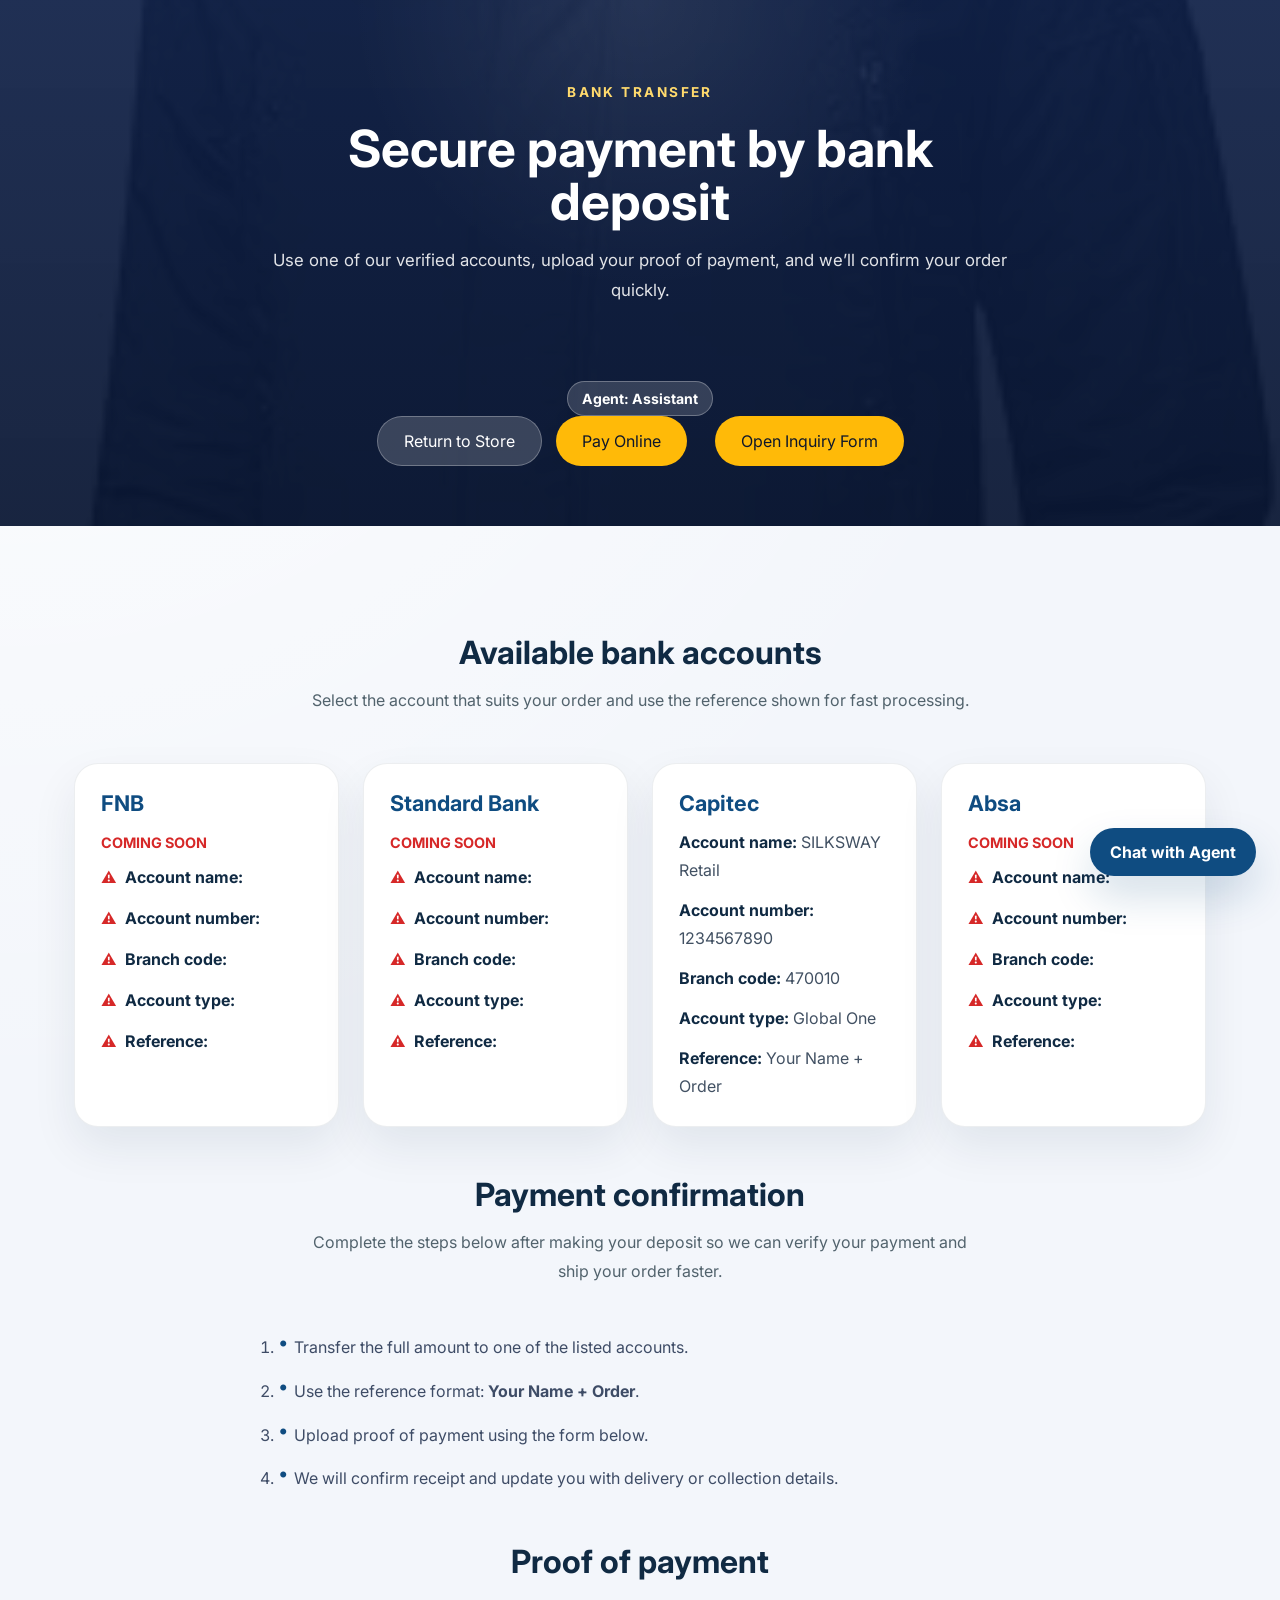
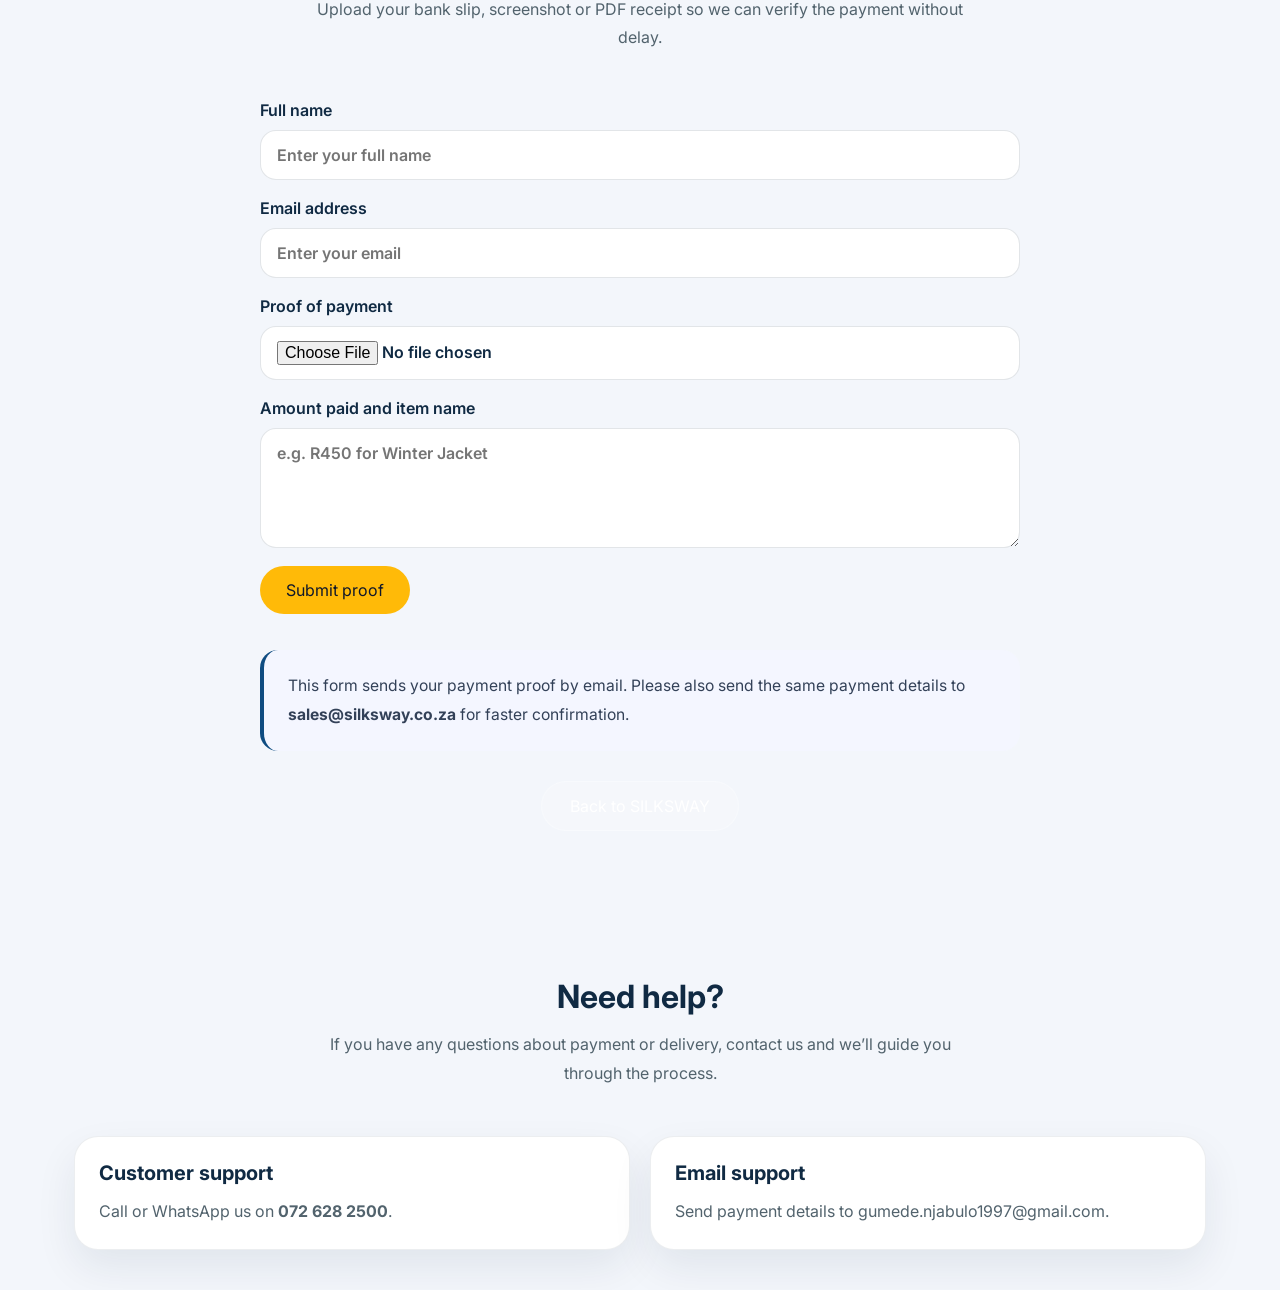
<file: bank.html>
<!DOCTYPE html>
<html lang="en">
<head>
  <meta charset="UTF-8" />
  <meta name="viewport" content="width=device-width, initial-scale=1.0" />
  <title>SILKSWAY | Bank Details</title>
  <link rel="stylesheet" href="styles.css" />
  <style>
    .bank-hero {
      position: relative;
      padding: 80px 24px 60px;
      display: flex;
      flex-direction: column;
      align-items: center;
      justify-content: center;
      text-align: center;
      background: linear-gradient(180deg, rgba(15, 32, 71, 0.93), rgba(10, 23, 52, 0.94)), url('img/aa.jpg') center/cover no-repeat;
      color: #fff;
    }

    .bank-hero::before {
      content: '';
      position: absolute;
      inset: 0;
      background: radial-gradient(circle at top center, rgba(255, 255, 255, 0.08), transparent 35%);
    }

    .bank-hero .section-head,
    .bank-hero .hero-copy {
      position: relative;
      z-index: 1;
      max-width: 760px;
    }

    .bank-hero .tag {
      color: #ffda6d;
      letter-spacing: 0.18em;
      text-transform: uppercase;
      font-size: 0.85rem;
      margin-bottom: 18px;
      font-weight: 700;
    }

    .bank-hero h1 {
      font-size: clamp(2.8rem, 4vw, 4.4rem);
      margin: 0 0 18px;
      line-height: 1.02;
    }

    .bank-hero p {
      margin: 0 auto 28px;
      max-width: 720px;
      color: rgba(255, 255, 255, 0.88);
      font-size: 1.05rem;
      line-height: 1.8;
    }

    .bank-hero .hero-actions {
      position: relative;
      z-index: 1;
      display: flex;
      gap: 14px;
      flex-wrap: wrap;
      justify-content: center;
    }

    .bank-accounts {
      display: grid;
      grid-template-columns: repeat(auto-fit, minmax(260px, 1fr));
      gap: 24px;
      margin-top: 20px;
    }

    .bank-card {
      background: #fff;
      border: 1px solid rgba(16, 42, 67, 0.08);
      border-radius: 24px;
      padding: 26px;
      box-shadow: 0 20px 45px rgba(16, 42, 67, 0.08);
      display: flex;
      flex-direction: column;
      gap: 12px;
      min-height: 260px;
    }

    .bank-card h3 {
      margin: 0;
      color: #0f4c81;
      font-size: 1.35rem;
    }

    .bank-card .status-note {
      color: #d62828;
      font-weight: 700;
      text-transform: uppercase;
      font-size: 0.9rem;
      margin-top: 6px;
    }

    .bank-card.alert-card strong::before {
      content: "⚠";
      color: #d62828;
      margin-right: 8px;
      font-size: 0.95rem;
      display: inline-block;
      vertical-align: middle;
    }

    .bank-card p {
      margin: 0;
      color: #425163;
      line-height: 1.75;
    }

    .bank-card strong {
      color: #102a43;
      font-weight: 700;
    }

    .payment-steps,
    .payment-form {
      max-width: 760px;
      margin: 0 auto;
    }

    .payment-steps {
      padding-left: 18px;
      color: #3e4c66;
      line-height: 1.85;
    }

    .payment-steps li {
      margin-bottom: 14px;
      position: relative;
      padding-left: 16px;
    }

    .payment-steps li::before {
      content: '•';
      position: absolute;
      left: 0;
      color: #0f4c81;
      font-size: 1.2rem;
      line-height: 1;
      top: 0;
    }

    .note-box {
      background: #f4f6ff;
      border-left: 4px solid #0f4c81;
      padding: 22px 24px;
      border-radius: 18px;
      color: #334158;
      font-size: 0.98rem;
      line-height: 1.8;
      margin-top: 18px;
    }

    .payment-form {
      display: grid;
      gap: 18px;
    }

    .payment-form label {
      display: grid;
      gap: 10px;
      font-weight: 600;
      color: #102a43;
    }

    .payment-form input[type="text"],
    .payment-form input[type="email"],
    .payment-form input[type="file"],
    .payment-form textarea {
      padding: 14px 16px;
      border: 1px solid rgba(16, 42, 67, 0.12);
      border-radius: 16px;
      background: #fff;
      color: #102a43;
      width: 100%;
    }

    .payment-form textarea {
      min-height: 120px;
      resize: vertical;
    }

    .payment-form button {
      width: fit-content;
      padding: 14px 26px;
      border-radius: 999px;
      border: none;
    }

    .footer-cta {
      margin-top: 30px;
      text-align: center;
    }

    .footer-cta .btn {
      padding: 14px 28px;
    }

    @media (max-width: 780px) {
      .bank-hero {
        padding: 60px 18px 48px;
      }
    }

    @media (max-width: 520px) {
      .bank-hero h1 {
        font-size: 2.5rem;
      }

      .bank-card {
        padding: 22px;
      }
    }
  </style>
</head>
<body>
  <header class="bank-hero">
    <div class="section-head">
      <p class="tag">Bank transfer</p>
      <h1>Secure payment by bank deposit</h1>
      <p class="hero-copy">Use one of our verified accounts, upload your proof of payment, and we’ll confirm your order quickly.</p>
    </div>
    <div class="agent-badge">Agent: Assistant</div>
    <div class="hero-actions">
      <a class="btn secondary" href="index.html">Return to Store</a>
      <a class="btn primary" href="https://www.paypal.com/ncp/payment/GH6Q3CGZXNKM8">Pay Online</a>

<div id="paypal-container-GH6Q3CGZXNKM8"></div>
<script>
  paypal.HostedButtons({
    hostedButtonId: "GH6Q3CGZXNKM8",
  }).render("#paypal-container-GH6Q3CGZXNKM8")
</script>

<script 
  src="https://www.paypal.com/sdk/js?client-id=BAA9d4yEJhWCQll4fOPk63WfGr8q1lWzfq6PInzB1GmtNaxPHHWsoDa0WpF_A31njltLvi2fuuBsvf4Dfg&components=hosted-buttons&disable-funding=venmo&currency=USD">
</script>


       <a class="btn primary" href="inquiry.html?from=bank">Open Inquiry Form</a>

    </div>

    <div id="cartPaymentSummary" class="note-box" style="display:none; margin-top:18px;">
      <!-- Cart total and items will be injected here -->
    </div>
  </header>

  <main class="section">
    <section class="section-head">
      <h2>Available bank accounts</h2>
      <p>Select the account that suits your order and use the reference shown for fast processing.</p>
    </section>

    <div class="bank-accounts">
      <article class="bank-card alert-card">
        <h3>FNB</h3>
        <span class="status-note">Coming soon</span>
        <p><strong>Account name:</strong> </p>
        <p><strong>Account number:</strong> </p>
        <p><strong>Branch code:</strong> </p>
        <p><strong>Account type:</strong> </p>
        <p><strong>Reference:</strong> </p>
      </article>

      <article class="bank-card alert-card">
        <h3>Standard Bank</h3>
        <span class="status-note">Coming soon</span>
        <p><strong>Account name:</strong> </p>
        <p><strong>Account number:</strong> </p>
        <p><strong>Branch code:</strong> </p>
        <p><strong>Account type:</strong> </p>
        <p><strong>Reference:</strong> </p>
      </article>

      <article class="bank-card">
        <h3>Capitec</h3>
        <p><strong>Account name:</strong> SILKSWAY Retail</p>
        <p><strong>Account number:</strong> 1234567890</p>
        <p><strong>Branch code:</strong> 470010</p>
        <p><strong>Account type:</strong> Global One</p>
        <p><strong>Reference:</strong> Your Name + Order</p>
      </article>

      <article class="bank-card alert-card">
        <h3>Absa</h3>
        <span class="status-note">Coming soon</span>
        <p><strong>Account name:</strong> </p>
        <p><strong>Account number:</strong> </p>
        <p><strong>Branch code:</strong> </p>
        <p><strong>Account type:</strong> </p>
        <p><strong>Reference:</strong> </p>
      </article>
    </div>

    <section class="section-head" style="margin-top: 48px;">
      <h2>Payment confirmation</h2>
      <p>Complete the steps below after making your deposit so we can verify your payment and ship your order faster.</p>
    </section>

    <ol class="payment-steps">
      <li>Transfer the full amount to one of the listed accounts.</li>
      <li>Use the reference format: <strong>Your Name + Order</strong>.</li>
      <li>Upload proof of payment using the form below.</li>
      <li>We will confirm receipt and update you with delivery or collection details.</li>
    </ol>

    <section class="section-head" style="margin-top: 48px;">
      <h2>Proof of payment</h2>
      <p>Upload your bank slip, screenshot or PDF receipt so we can verify the payment without delay.</p>
    </section>

    <form action="https://formsubmit.co/gumede.njabulo1997@gmail.com" method="POST" enctype="multipart/form-data" class="payment-form">
      <input type="hidden" name="_autoresponse" value="Thank you for sending your payment proof. We have received your submission and will review it shortly." />
      <input type="hidden" name="_replyto" value="email" />
      <input type="hidden" name="_subject" value="SILKSWAY payment proof received" />

      <label>
        Full name
        <input type="text" name="name" required placeholder="Enter your full name" />
      </label>

      <label>
        Email address
        <input type="email" name="email" required placeholder="Enter your email" />
      </label>

      <label>
        Proof of payment
        <input type="file" name="proofOfPayment" accept="image/*,.pdf" required />
      </label>

      <label>
        Amount paid and item name
        <textarea id="paymentDetailsField" name="paymentDetails" placeholder="e.g. R450 for Winter Jacket"></textarea>
      </label>

      <button type="submit" class="btn primary">Submit proof</button>

      <div class="note-box">
        This form sends your payment proof by email. Please also send the same payment details to <strong>sales@silksway.co.za</strong> for faster confirmation.
      </div>
    </form>

    <div class="footer-cta">
      <a class="btn secondary" href="index.html">Back to SILKSWAY</a>
    </div>
  </main>

  <script>
    (function() {
      try {
        const raw = localStorage.getItem('silkswayCart');
        const cart = raw ? JSON.parse(raw) : [];
        if (!cart || cart.length === 0) return;

        const itemCount = cart.reduce((s, it) => s + (it.quantity || 0), 0);
        const total = cart.reduce((s, it) => s + (Number(it.price) || 0) * (it.quantity || 0), 0);
        const names = cart.map(it => `${it.quantity}× ${it.name}`).join(', ');

        const summaryEl = document.getElementById('cartPaymentSummary');
        if (summaryEl) {
          summaryEl.style.display = 'block';
          summaryEl.innerHTML = `<strong>Cart:</strong> ${itemCount} item${itemCount===1?'':'s'} — <strong>Total: R${total.toLocaleString('en-ZA')}</strong><br><small>${names}</small>`;
        }

        const detailsField = document.getElementById('paymentDetailsField');
        if (detailsField) {
          detailsField.value = `R${total} for ${names}`;
        }
      } catch (e) {
        console.error('Error reading cart for payment summary', e);
      }
    })();
  </script>

  <footer class="section" style="padding-top: 40px; padding-bottom: 40px;">
    <div class="section-head">
      <h2>Need help?</h2>
      <p>If you have any questions about payment or delivery, contact us and we’ll guide you through the process.</p>
    </div>
    <div class="grid" style="gap: 20px;">
      <div class="card" style="padding: 24px; border-radius: 24px; border: 1px solid rgba(16, 42, 67, 0.08); box-shadow: 0 18px 40px rgba(16, 42, 67, 0.08);">
        <h3>Customer support</h3>
        <p>Call or WhatsApp us on <strong>072 628 2500</strong>.</p>
      </div>
      <div class="card" style="padding: 24px; border-radius: 24px; border: 1px solid rgba(16, 42, 67, 0.08); box-shadow: 0 18px 40px rgba(16, 42, 67, 0.08);">
        <h3>Email support</h3>
        <p>Send payment details to <a href="mailto:gumede.njabulo1997@gmail.com">gumede.njabulo1997@gmail.com</a>.</p>
      </div>
    </div>
  </footer>

  <!-- Footer with social media icons -->
  <footer>
    <div class="social-icons">
      <a href="https://facebook.com" target="_blank" aria-label="Facebook">
        <i class="fab fa-facebook-f"></i>
      </a>
      <a href="https://twitter.com" target="_blank" aria-label="Twitter">
        <i class="fab fa-twitter"></i>
      </a>
      <a href="https://instagram.com" target="_blank" aria-label="Instagram">
        <i class="fab fa-instagram"></i>
      </a>
      <a href="https://linkedin.com" target="_blank" aria-label="LinkedIn">
        <i class="fab fa-linkedin-in"></i>
      </a>
    </div>
  </footer>
  <script src="script.js"></script>
  <div class="chat-widget" aria-label="Agent chat">
    <button type="button" class="chat-toggle-btn" aria-label="Open chat with assistant">Chat with Agent</button>
    <div class="chat-panel hidden" role="dialog" aria-modal="true" aria-label="Assistant chat">
      <div class="chat-header">
        <div>
          <span class="chat-title">Agent: Assistant</span>
          <span class="chat-subtitle">Ask me about the store, products, orders, or payment.</span>
        </div>
        <button type="button" class="chat-close-btn" aria-label="Close chat">×</button>
      </div>
      <div class="chat-messages" id="chatMessages" role="log" aria-live="polite"></div>
      <form id="chatForm" class="chat-form">
        <input id="chatInput" class="chat-input" type="text" placeholder="Ask the assistant..." aria-label="Type a message" required />
        <button type="submit" class="btn primary chat-send-btn">Send</button>
      </form>
    </div>
  </div>
</body>
</html>
</file>
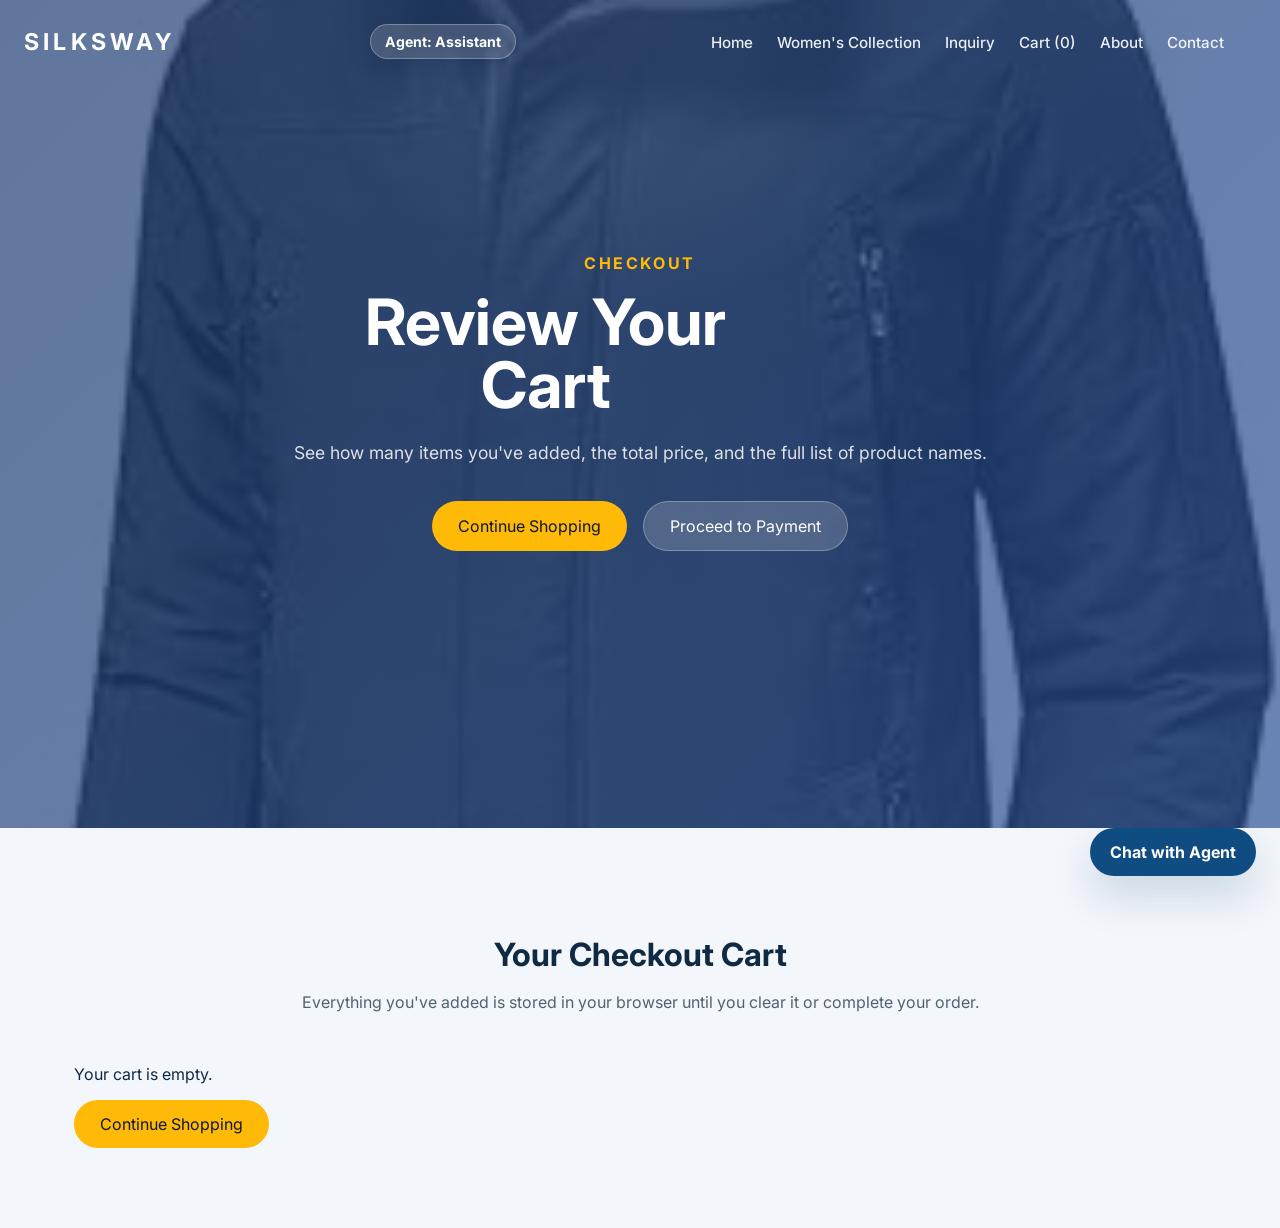
<file: checkout.html>
<!DOCTYPE html>
<html lang="en">
<head>
  <meta charset="UTF-8" />
  <meta name="viewport" content="width=device-width, initial-scale=1.0" />
  <title>SILKSWAY | Checkout</title>
  <link rel="stylesheet" href="styles.css" />
  <link href="https://fonts.googleapis.com/css2?family=Inter:wght@400;600&display=swap" rel="stylesheet" />
</head>
<body class="checkout-page">
<header class="hero">
  <nav class="nav" aria-label="Main Navigation">
    <div class="logo" aria-label="SILKSWAY">SILKSWAY</div>
    <div class="agent-badge">Agent: Assistant</div>
    <button class="hamburger" aria-label="Toggle navigation menu">
      <span class="bar"></span>
      <span class="bar"></span>
      <span class="bar"></span>
    </button>
    <ul class="nav-links">
      <li><a href="index.html">Home</a></li>
      <li><a href="women.html">Women's Collection</a></li>
      <li><a href="inquiry.html" target="_blank" rel="noopener noreferrer">Inquiry</a></li>
      <li><a href="checkout.html">Cart (<span id="cartNavCount">0</span>)</a></li>
      <li><a href="index.html#about">About</a></li>
      <li><a href="index.html#contact">Contact</a></li>
    </ul>
  </nav>

  <div class="hero-content">
    <p class="tag">Checkout</p>
    <h1 class="headline">Review Your Cart</h1>
    <p class="subheading">See how many items you've added, the total price, and the full list of product names.</p>
    <div class="cta-buttons">
      <a class="btn primary" href="index.html">Continue Shopping</a>
      <a class="btn secondary" href="bank.html">Proceed to Payment</a>
    </div>
  </div>
</header>

<main id="checkoutPage" class="section">
  <div class="section-head">
    <h2>Your Checkout Cart</h2>
    <p>Everything you've added is stored in your browser until you clear it or complete your order.</p>
  </div>
  <div id="checkoutContent"></div>
</main>

<script src="script.js"></script>
  <div class="chat-widget" aria-label="Agent chat">
    <button type="button" class="chat-toggle-btn" aria-label="Open chat with assistant">Chat with Agent</button>
    <div class="chat-panel hidden" role="dialog" aria-modal="true" aria-label="Assistant chat">
      <div class="chat-header">
        <div>
          <span class="chat-title">Agent: Assistant</span>
          <span class="chat-subtitle">Ask me about the store, products, orders, or payment.</span>
        </div>
        <button type="button" class="chat-close-btn" aria-label="Close chat">×</button>
      </div>
      <div class="chat-messages" id="chatMessages" role="log" aria-live="polite"></div>
      <form id="chatForm" class="chat-form">
        <input id="chatInput" class="chat-input" type="text" placeholder="Ask the assistant..." aria-label="Type a message" required />
        <button type="submit" class="btn primary chat-send-btn">Send</button>
      </form>
    </div>
  </div>
</body>
</html>
</file>
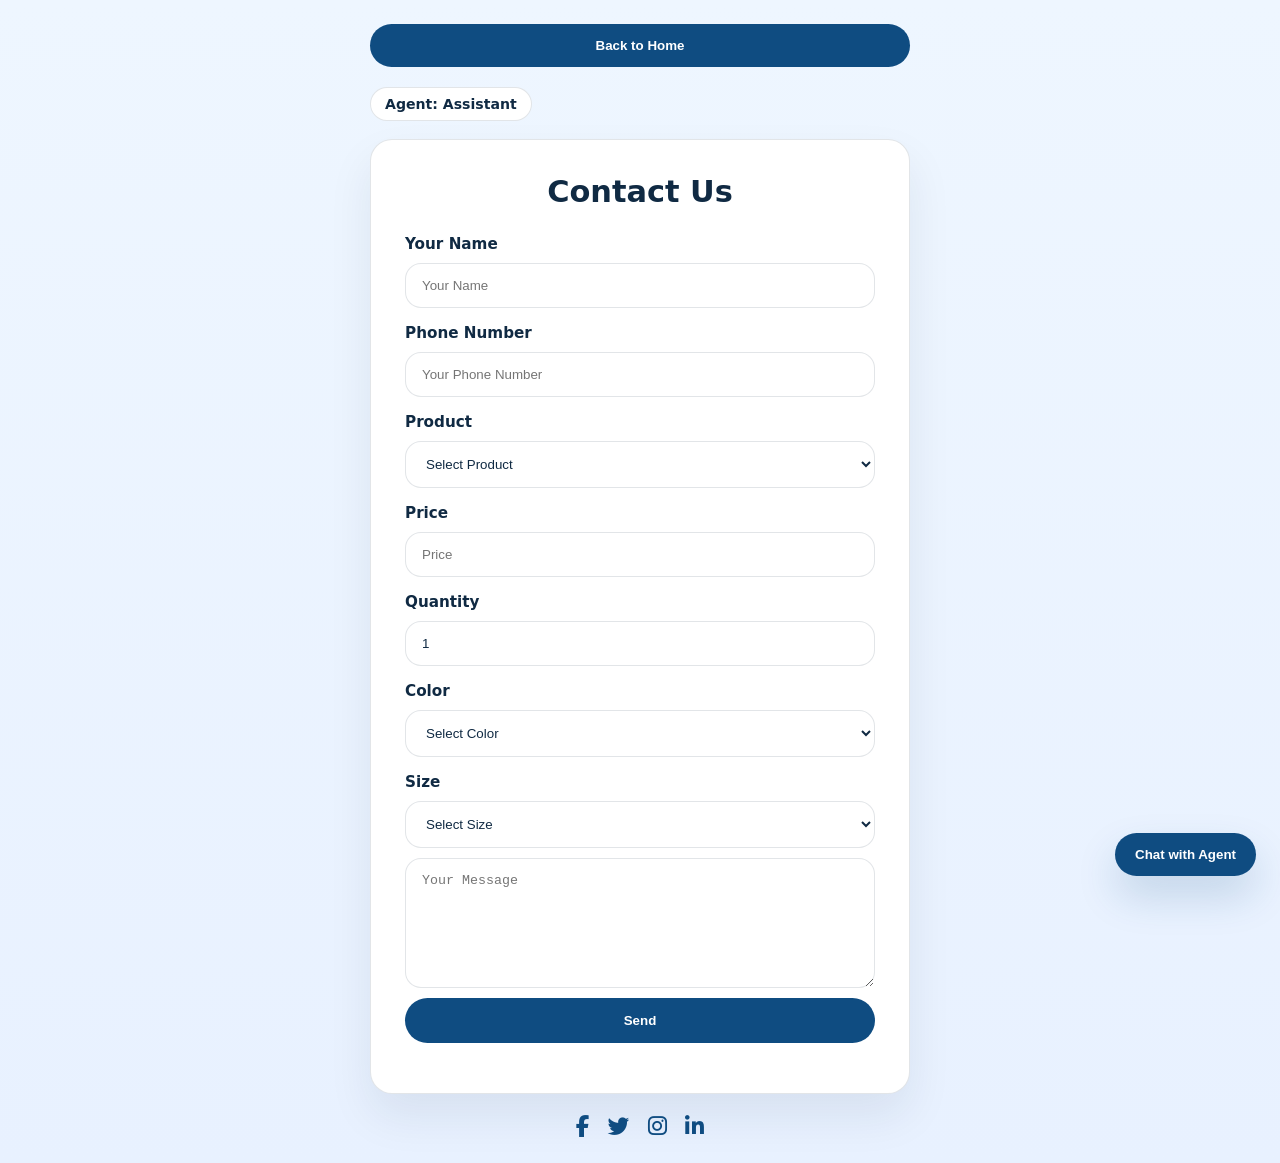
<file: inquiry.html>
<!DOCTYPE html>
<html lang="en">
<head>
<meta charset="UTF-8" />
<meta name="viewport" content="width=device-width, initial-scale=1.0" />
<title>Contact Form</title>
<!-- Font Awesome CDN for social media icons -->
<link rel="stylesheet" href="https://cdnjs.cloudflare.com/ajax/libs/font-awesome/6.4.0/css/all.min.css" />
<style>
:root {
  color-scheme: light;
  font-family: 'Inter', system-ui, sans-serif;
  color: #102a43;
  background: #e8f1ff;
  --surface: #ffffff;
  --surface-muted: #f5f9ff;
  --text-primary: #102a43;
  --text-secondary: #52646f;
  --accent: #0f4c81;
  --accent-soft: #eaf3ff;
  --accent-strong: #ffba08;
  --border: rgba(16, 42, 67, 0.12);
  --radius: 22px;
  --shadow: 0 22px 45px rgba(16, 42, 67, 0.08);
}

*, *::before, *::after {
  box-sizing: border-box;
}

body {
  margin: 0;
  min-height: 100vh;
  background: linear-gradient(180deg, #eef6ff 0%, #e8f1ff 100%);
  font-family: inherit;
  color: var(--text-primary);
  display: flex;
  justify-content: center;
  align-items: center;
  padding: 24px;
}

.page-wrapper {
  width: min(540px, 100%);
}

.home-btn {
  width: 100%;
  border: none;
  border-radius: 999px;
  padding: 14px 20px;
  background: var(--accent);
  color: #fff;
  font-weight: 700;
  cursor: pointer;
  transition: background-color 0.25s ease, transform 0.2s ease;
  margin-bottom: 20px;
}

.home-btn:hover {
  background: #0b3a69;
}

.chat-widget {
  position: fixed;
  right: 24px;
  bottom: 24px;
  z-index: 9999;
  font-family: inherit;
}

.chat-toggle-btn {
  border: none;
  border-radius: 999px;
  padding: 14px 20px;
  background: #0f4c81;
  color: #fff;
  font-weight: 700;
  cursor: pointer;
  box-shadow: 0 20px 40px rgba(15, 76, 129, 0.18);
}

.chat-panel {
  display: flex;
  flex-direction: column;
  width: min(360px, 100vw);
  max-height: 520px;
  border-radius: 24px;
  background: rgba(255, 255, 255, 0.98);
  box-shadow: 0 32px 90px rgba(16, 42, 67, 0.16);
  overflow: hidden;
  margin-top: 14px;
}

.chat-panel.hidden {
  display: none;
}

.chat-header {
  display: flex;
  justify-content: space-between;
  align-items: center;
  gap: 12px;
  padding: 16px 18px;
  background: #102a43;
  color: #fff;
}

.chat-title {
  font-weight: 700;
}

.chat-subtitle {
  display: block;
  font-size: 0.88rem;
  color: rgba(255, 255, 255, 0.78);
  margin-top: 4px;
}

.chat-close-btn {
  border: none;
  background: transparent;
  color: #fff;
  font-size: 1.25rem;
  cursor: pointer;
}

.chat-messages {
  display: flex;
  flex-direction: column;
  gap: 12px;
  padding: 16px;
  overflow-y: auto;
  min-height: 240px;
  max-height: 320px;
  background: #f4f6fc;
}

.chat-bubble {
  display: inline-block;
  max-width: 100%;
  padding: 12px 16px;
  border-radius: 18px;
  line-height: 1.5;
}

.chat-bubble.user {
  align-self: flex-end;
  background: #0f4c81;
  color: #fff;
  border-bottom-right-radius: 4px;
}

.chat-bubble.assistant {
  align-self: flex-start;
  background: #fff;
  color: #102a43;
  border: 1px solid rgba(16, 42, 67, 0.12);
  border-bottom-left-radius: 4px;
}

.chat-form {
  display: flex;
  gap: 10px;
  padding: 16px;
  background: #fff;
  border-top: 1px solid rgba(16, 42, 67, 0.08);
}

.chat-input {
  flex: 1;
  min-width: 0;
  padding: 12px 14px;
  border-radius: 14px;
  border: 1px solid rgba(16, 42, 67, 0.16);
}

.chat-send-btn {
  white-space: nowrap;
}

@media (max-width: 640px) {
  .chat-widget {
    right: 14px;
    bottom: 14px;
  }

  .chat-panel {
    width: calc(100vw - 28px);
    max-height: 78vh;
  }
}

.form-container {
  background: var(--surface);
  border: 1px solid var(--border);
  border-radius: var(--radius);
  box-shadow: var(--shadow);
  padding: 34px;
}

h2 {
  margin: 0 0 26px;
  font-size: clamp(1.9rem, 2.2vw, 2.4rem);
  text-align: center;
}

.field-group {
  display: grid;
  gap: 10px;
  margin-bottom: 16px;
}

label {
  font-size: 0.95rem;
  font-weight: 600;
  color: var(--text-primary);
}

input,
select,
textarea {
  width: 100%;
  padding: 14px 16px;
  border: 1px solid var(--border);
  border-radius: 16px;
  background: #fff;
  color: var(--text-primary);
  transition: border-color 0.2s ease, box-shadow 0.2s ease;
}

.agent-badge {
  display: inline-flex;
  align-items: center;
  gap: 0.5rem;
  padding: 8px 14px;
  border-radius: 999px;
  background: #fff;
  color: #102a43;
  font-size: 0.88rem;
  font-weight: 700;
  border: 1px solid rgba(16, 42, 67, 0.12);
  margin-bottom: 18px;
}

.agent-badge.light {
  background: #fff;
  color: #102a43;
}

input:disabled,
select:disabled,
textarea:disabled {
  background: #f0f2f5;
  color: #7a8494;
  cursor: not-allowed;
  border-color: rgba(16, 42, 67, 0.08);
}

input:focus,
select:focus,
textarea:focus {
  outline: none;
  border-color: var(--accent);
  box-shadow: 0 0 0 4px rgba(15, 76, 129, 0.12);
}

textarea {
  min-height: 130px;
  resize: vertical;
}

.form-row {
  display: grid;
  gap: 16px;
  margin-bottom: 16px;
}

.form-row.columns {
  grid-template-columns: repeat(2, minmax(0, 1fr));
}

button[type="submit"] {
  width: 100%;
  padding: 15px 20px;
  border: none;
  border-radius: 999px;
  background: var(--accent);
  color: #fff;
  font-weight: 700;
  cursor: pointer;
  transition: background-color 0.25s ease, transform 0.2s ease;
}

button[type="submit"]:hover {
  background: #0b3a69;
}

footer {
  margin-top: 20px;
  text-align: center;
  color: var(--text-secondary);
  font-size: 0.95rem;
}

.social-icons {
  display: flex;
  justify-content: center;
  gap: 18px;
  margin-top: 14px;
}

.social-icons a {
  color: var(--accent);
  font-size: 1.35rem;
  transition: color 0.2s ease;
}

.social-icons a:hover {
  color: #0b3a69;
}

@media (max-width: 520px) {
  .form-row.columns {
    grid-template-columns: 1fr;
  }
}
</style>
</head>
<body>
<div class="page-wrapper">
  <button class="home-btn" onclick="window.location.href='index.html'">Back to Home</button>
  <div class="agent-badge light">Agent: Assistant</div>

  <div class="form-container">
  <h2>Contact Us</h2>
  <div id="cartInquirySummary" class="note-box" style="display:none; margin-bottom:14px;">
    <!-- Cart summary will be injected here -->
  </div>
  <form action="https://formsubmit.co/gumede.njabulo1997@gmail.com" method="POST">
    <input type="hidden" name="product" value="">
    <input type="hidden" name="price" value="">
    <input id="hidden_quantity" type="hidden" value="1">
    <input type="hidden" name="color" value="">
    <input type="hidden" name="size" value="">
    
    <div class="field-group">
      <label for="name">Your Name</label>
      <input id="name" type="text" name="name" placeholder="Your Name" required>
    </div>
    <div class="field-group">
      <label for="phone">Phone Number</label>
      <input id="phone" type="tel" name="phone" placeholder="Your Phone Number" required>
    </div>
    <div class="field-group">
      <label for="product_name">Product</label>
      <select name="product_name" id="product_name" required>
      <option value="">Select Product</option>
      <option value="Winter Jacket" data-price="450">Winter Jacket - R450</option>
      <option value="3pcs Men's Casual Fashion Streetwear Printed Hooded Sweatshirt" data-price="1050">3pcs Men's Casual Fashion Streetwear Printed Hooded Sweatshirt - R1050</option>
      <option value="Street Tracksuit" data-price="850">Street Tracksuit - R850</option>
      <option value="Hoodies & Sweatshirts" data-price="420">Hoodies & Sweatshirts - R420</option>
      <option value="Street Hoodie" data-price="360">Street Hoodie - R360</option>
      <option value="Premium Jeans" data-price="420">Premium Jeans - R420</option>
      <option value="Checked Shirt" data-price="320">Checked Shirt - R320</option>
      <option value="Cargo Pants" data-price="390">Cargo Pants - R390</option>
      <option value="Street Runner" data-price="320">Street Runner - R320</option>
      <option value="Casual Slip-On" data-price="290">Casual Slip-On - R290</option>
      <option value="Bold High-Tops" data-price="410">Bold High-Tops - R410</option>
      <option value="Everyday Trainers" data-price="360">Everyday Trainers - R360</option>
      <option value="Smartwatch" data-price="800">Smartwatch - R800</option>
      <option value="Portable Bluetooth Speaker" data-price="1400">Portable Bluetooth Speaker - R1400</option>
      <option value="Podcast Equipment Bundle" data-price="1500">Podcast Equipment Bundle - R1500</option>
      <option value="WEEME" data-price="600">WEEME - R600</option>
      <option value="Rechargeable Soundbar" data-price="420">Rechargeable Soundbar - R420</option>
      <option value="Wireless Earphone" data-price="600">Wireless Earphone - R600</option>
      <option value="Smart Watch" data-price="399">Smart Watch - R399</option>
      <option value="Bluetooth Speaker" data-price="299">Bluetooth Speaker - R299</option>
      <option value="Wireless Earbuds" data-price="249">Wireless Earbuds - R249</option>
      <option value="T-Shirt" data-price="150">T-Shirt - R150</option>
      <option value="Cap" data-price="100">Cap - R100</option>
      <option value="Hoodie" data-price="300">Hoodie - R300</option>
      <option value="Jeans" data-price="400">Jeans - R400</option>
      <option value="Sweater" data-price="250">Sweater - R250</option>
      <option value="Backpack" data-price="200">Backpack - R200</option>
      <option value="Shorts" data-price="180">Shorts - R180</option>
      <option value="Women's Street Hoodie" data-price="380">Women's Street Hoodie - R380</option>
      <option value="Women's Checked Shirt" data-price="310">Women's Checked Shirt - R310</option>
      <option value="Women's Premium Jeans" data-price="420">Women's Premium Jeans - R420</option>
      <option value="Women's Sweatshirt" data-price="390">Women's Sweatshirt - R390</option>
      <option value="Women's Tracksuit" data-price="540">Women's Tracksuit - R540</option>
      <option value="Women's Cargo Pants" data-price="380">Women's Cargo Pants - R380</option>
    </select>
    </div>
    <div class="field-group">
      <label for="product_price">Price</label>
      <input id="product_price" type="number" step="0.01" name="product_price" placeholder="Price" required readonly>
    </div>
    <div class="field-group">
      <label for="product_quantity">Quantity</label>
      <input id="product_quantity" type="number" name="product_quantity" value="1" min="1" required>
    </div>
    
    <!-- Color selection with "Other" option -->
    <div class="field-group">
      <label for="product_color">Color</label>
      <select name="product_color" id="product_color" required>
      <option value="">Select Color</option>
      <option value="Red">Red</option>
      <option value="Blue">Blue</option>
      <option value="Green">Green</option>
      <option value="Black">Black</option>
      <option value="White">White</option>
      <option value="Other">Other</option>
    </select>
    </div>
    
    <!-- Custom color input, initially hidden -->
    <div id="customColorDiv" style="display: none; margin-top: 10px;">
      <input type="text" name="custom_color" id="custom_color" placeholder="Specify custom color" style="width: 100%; padding: 12px 15px; border: 1px solid #ccc; border-radius: 5px;">
    </div>
    
    <!-- Size selection -->
    <div class="field-group">
      <label for="product_size">Size</label>
      <select name="product_size" id="product_size" required>
      <option value="">Select Size</option>
      <option value="Small">Small</option>
      <option value="Medium">Medium</option>
      <option value="Large">Large</option>
      <option value="X-Large">X-Large</option>
    </select>
    
    <textarea name="message" placeholder="Your Message" required></textarea>
    <button type="submit">Send</button>
  </form>
</div>
</div>

<!-- Footer with social media icons -->
<footer>
  <div class="social-icons">
    <a href="https://facebook.com" target="_blank" aria-label="Facebook">
      <i class="fab fa-facebook-f"></i>
    </a>
    <a href="https://twitter.com" target="_blank" aria-label="Twitter">
      <i class="fab fa-twitter"></i>
    </a>
    <a href="https://instagram.com" target="_blank" aria-label="Instagram">
      <i class="fab fa-instagram"></i>
    </a>
    <a href="https://linkedin.com" target="_blank" aria-label="LinkedIn">
      <i class="fab fa-linkedin-in"></i>
    </a>
  </div>
</footer>

<script>
  // Handle color selection and show/hide custom color input
  const colorSelect = document.getElementById('product_color');
  const customColorDiv = document.getElementById('customColorDiv');
  const customColorInput = document.getElementById('custom_color');
  const productSelect = document.getElementById('product_name');
  const priceInput = document.getElementById('product_price');
  const quantityInput = document.getElementById('product_quantity');
  const hiddenProduct = document.querySelector('input[name="product"]');
  const hiddenPrice = document.querySelector('input[name="price"]');
  const hiddenQuantity = document.getElementById('hidden_quantity');
  const hiddenColor = document.querySelector('input[name="color"]');
  const hiddenSize = document.querySelector('input[name="size"]');
  const sizeSelect = document.getElementById('product_size');

  function updateHiddenFields() {
    hiddenColor.value = colorSelect.value || '';
    hiddenSize.value = sizeSelect.value || '';
    hiddenQuantity.value = quantityInput.value || '1';
  }

  function selectProductOption(productName, productPrice) {
    const decodedName = decodeURIComponent(productName || '');
    let selectedOption = Array.from(productSelect.options).find(
      (option) => option.value === decodedName || option.textContent.trim() === decodedName
    );

    if (!selectedOption && productPrice) {
      selectedOption = Array.from(productSelect.options).find(
        (option) => option.getAttribute('data-price') === productPrice
      );
    }

    if (selectedOption) {
      productSelect.value = selectedOption.value;
      const price = selectedOption.getAttribute('data-price');
      hiddenProduct.value = selectedOption.value;
      hiddenPrice.value = price || productPrice || '';
      priceInput.value = price || productPrice || '';
    } else if (decodedName) {
      hiddenProduct.value = decodedName;
      hiddenPrice.value = productPrice || '';
      priceInput.value = productPrice || '';
    }
  }

  colorSelect.addEventListener('change', function() {
    updateHiddenFields();
    if (this.value === 'Other') {
      customColorDiv.style.display = 'block';
      customColorInput.required = true;
    } else {
      customColorDiv.style.display = 'none';
      customColorInput.value = '';
      customColorInput.required = false;
    }
  });

  productSelect.addEventListener('change', function() {
    const selectedOption = this.options[this.selectedIndex];
    const price = selectedOption.getAttribute('data-price');
    hiddenProduct.value = selectedOption.value || '';
    hiddenPrice.value = price || '';
    priceInput.value = price || '';
  });

  sizeSelect.addEventListener('change', updateHiddenFields);
  quantityInput.addEventListener('input', updateHiddenFields);

  // Preserve previously selected value if any
  const urlParams = new URLSearchParams(window.location.search);
  const product = urlParams.get('product');
  const price = urlParams.get('price');
  const general = urlParams.get('general');
  const fromBank = urlParams.get('from') === 'bank';

  if (product || price) {
    selectProductOption(product, price);
  } else if (general) {
    // For general inquiry, leave fields empty
  }

  if (fromBank) {
    productSelect.disabled = true;
    priceInput.disabled = true;
    quantityInput.disabled = true;
    hiddenQuantity.name = 'product_quantity';
  }

  updateHiddenFields();
</script>

<script>
  (function() {
    const fromBank = new URLSearchParams(window.location.search).get('from') === 'bank';
    if (!fromBank) return;

    try {
      const raw = localStorage.getItem('silkswayCart');
      const cart = raw ? JSON.parse(raw) : [];
      if (!cart || cart.length === 0) return;

      const itemCount = cart.reduce((s, it) => s + (it.quantity || 0), 0);
      const total = cart.reduce((s, it) => s + (Number(it.price) || 0) * (it.quantity || 0), 0);
      const names = cart.map(it => `${it.quantity}× ${it.name}`).join(', ');

      const summaryEl = document.getElementById('cartInquirySummary');
      if (summaryEl) {
        summaryEl.style.display = 'block';
        summaryEl.innerHTML = `<strong>Cart:</strong> ${itemCount} item${itemCount===1?'':'s'} — <strong>Total: R${total.toLocaleString('en-ZA')}</strong><br><small>${names}</small>`;
      }

      // Prefill hidden fields for inquiry form only when coming from bank.html
      const hiddenProduct = document.querySelector('input[name="product"]');
      const hiddenPrice = document.querySelector('input[name="price"]');
      if (hiddenProduct) hiddenProduct.value = names;
      if (hiddenPrice) hiddenPrice.value = total;

      // If single item, select it in the product dropdown and set the visible price input
      if (cart.length === 1) {
        const first = cart[0];
        const productSelect = document.getElementById('product_name');
        const priceInput = document.getElementById('product_price');
        if (productSelect) productSelect.value = first.name;
        if (priceInput) priceInput.value = first.price;
      }
    } catch (e) {
      console.error('Error prefilling inquiry form from cart', e);
    }
  })();
</script>
  <script src="script.js"></script>
  <div class="chat-widget" aria-label="Agent chat">
    <button type="button" class="chat-toggle-btn" aria-label="Open chat with assistant">Chat with Agent</button>
    <div class="chat-panel hidden" role="dialog" aria-modal="true" aria-label="Assistant chat">
      <div class="chat-header">
        <div>
          <span class="chat-title">Agent: Assistant</span>
          <span class="chat-subtitle">Ask me about the store, products, orders, or payment.</span>
        </div>
        <button type="button" class="chat-close-btn" aria-label="Close chat">×</button>
      </div>
      <div class="chat-messages" id="chatMessages" role="log" aria-live="polite"></div>
      <form id="chatForm" class="chat-form">
        <input id="chatInput" class="chat-input" type="text" placeholder="Ask the assistant..." aria-label="Type a message" required />
        <button type="submit" class="btn primary chat-send-btn">Send</button>
      </form>
    </div>
  </div>
</body>
</html>
</file>
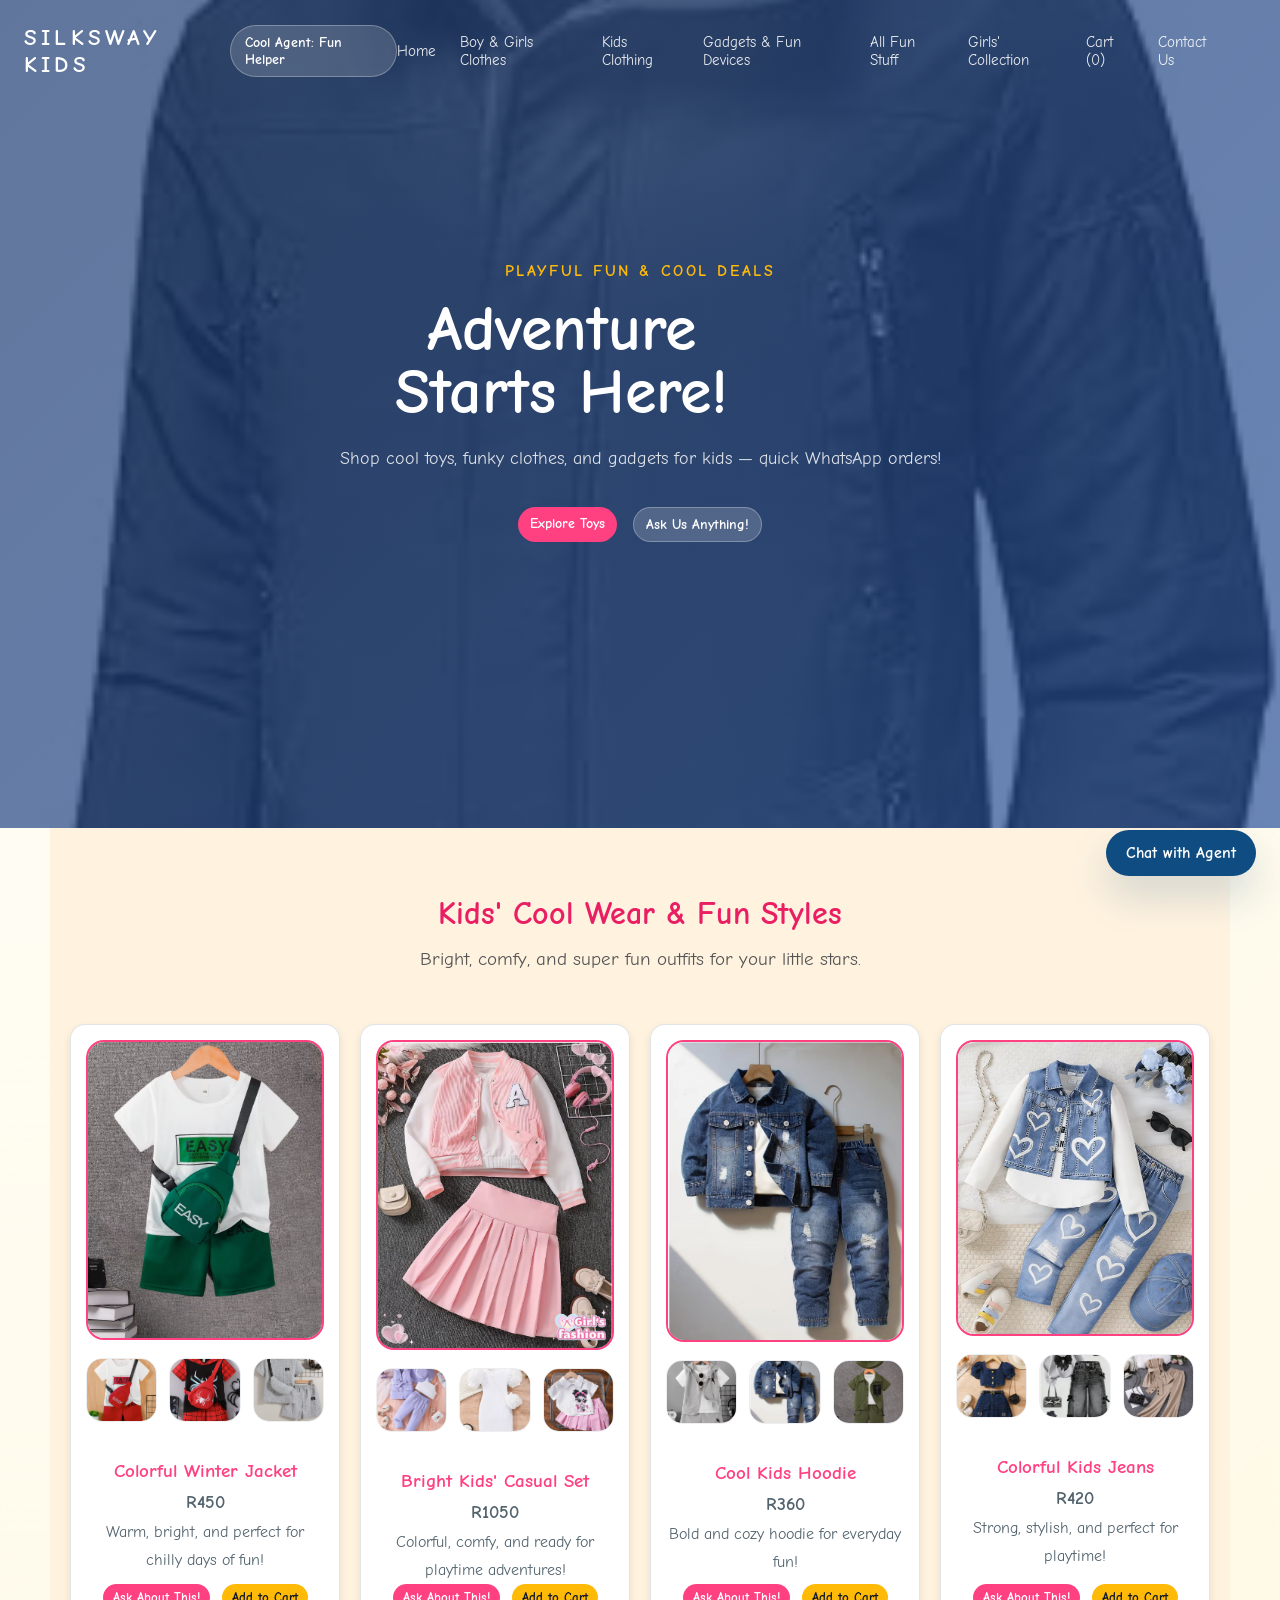
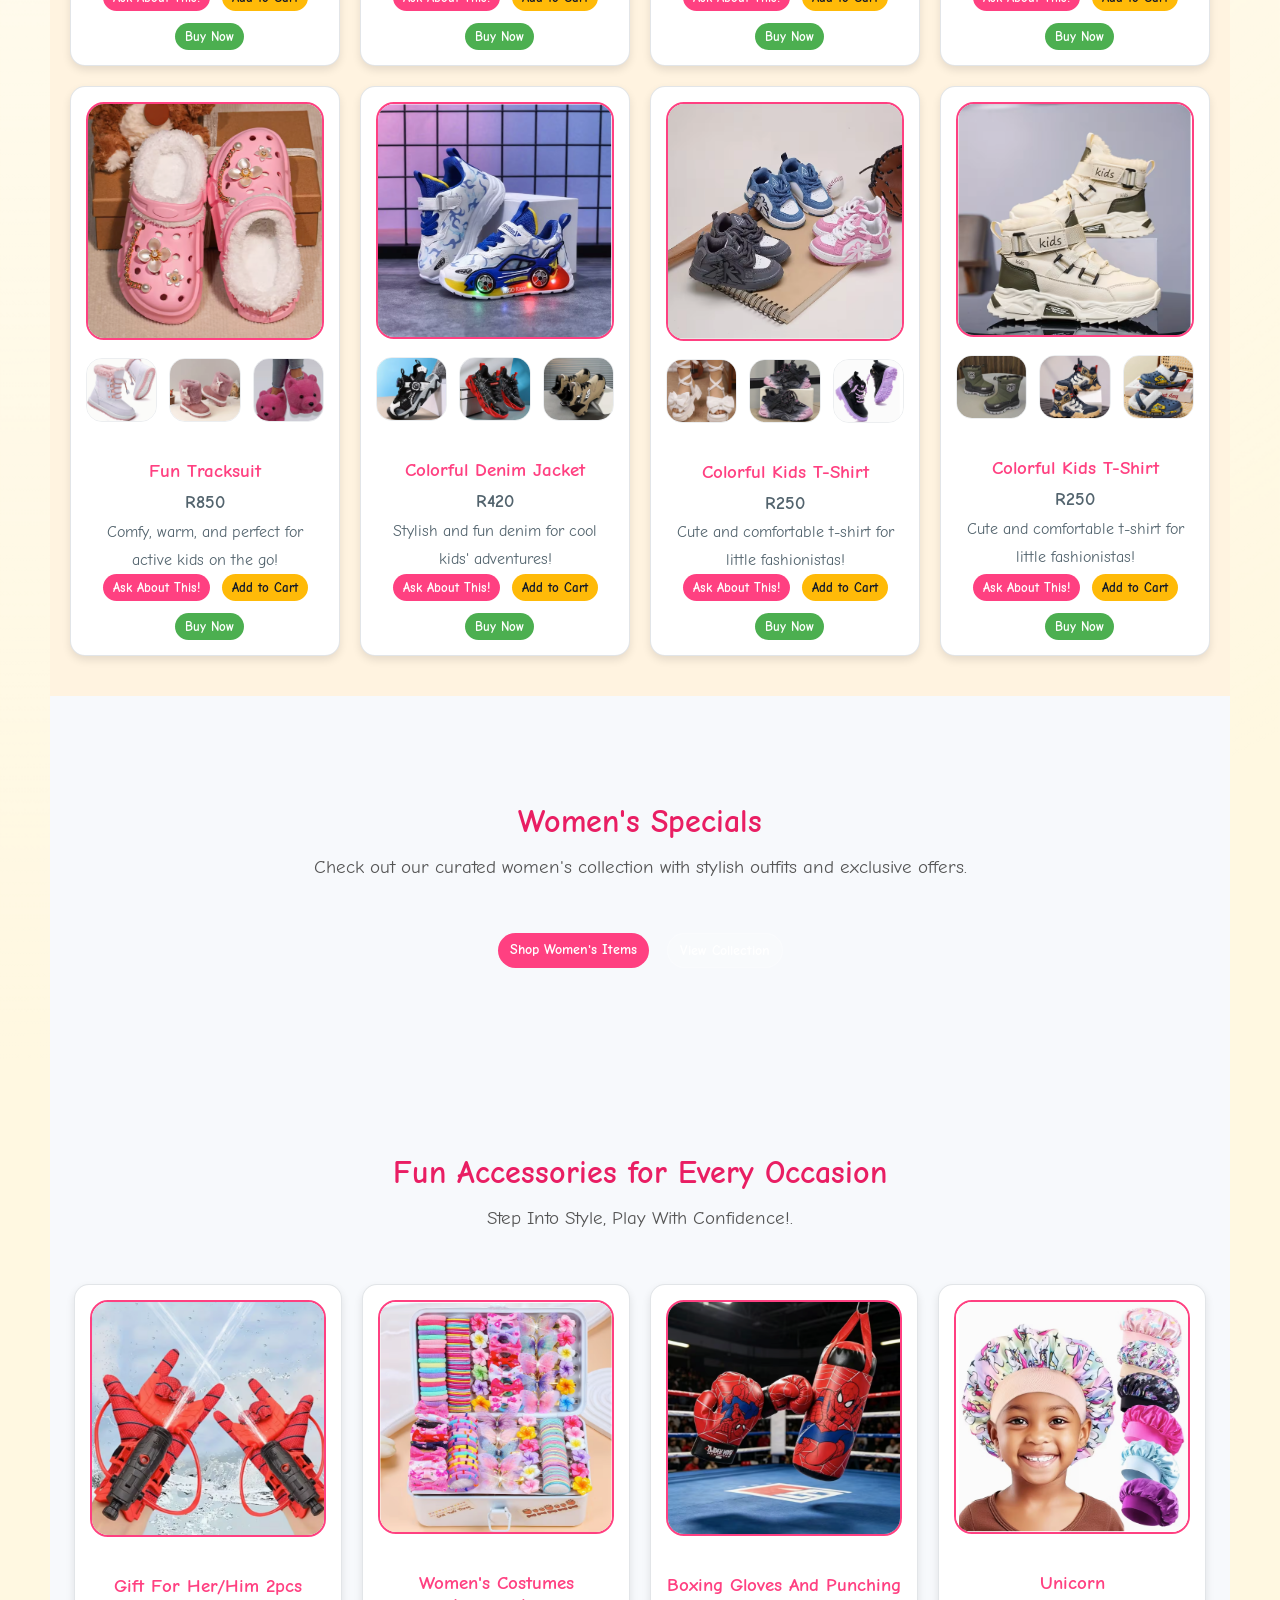
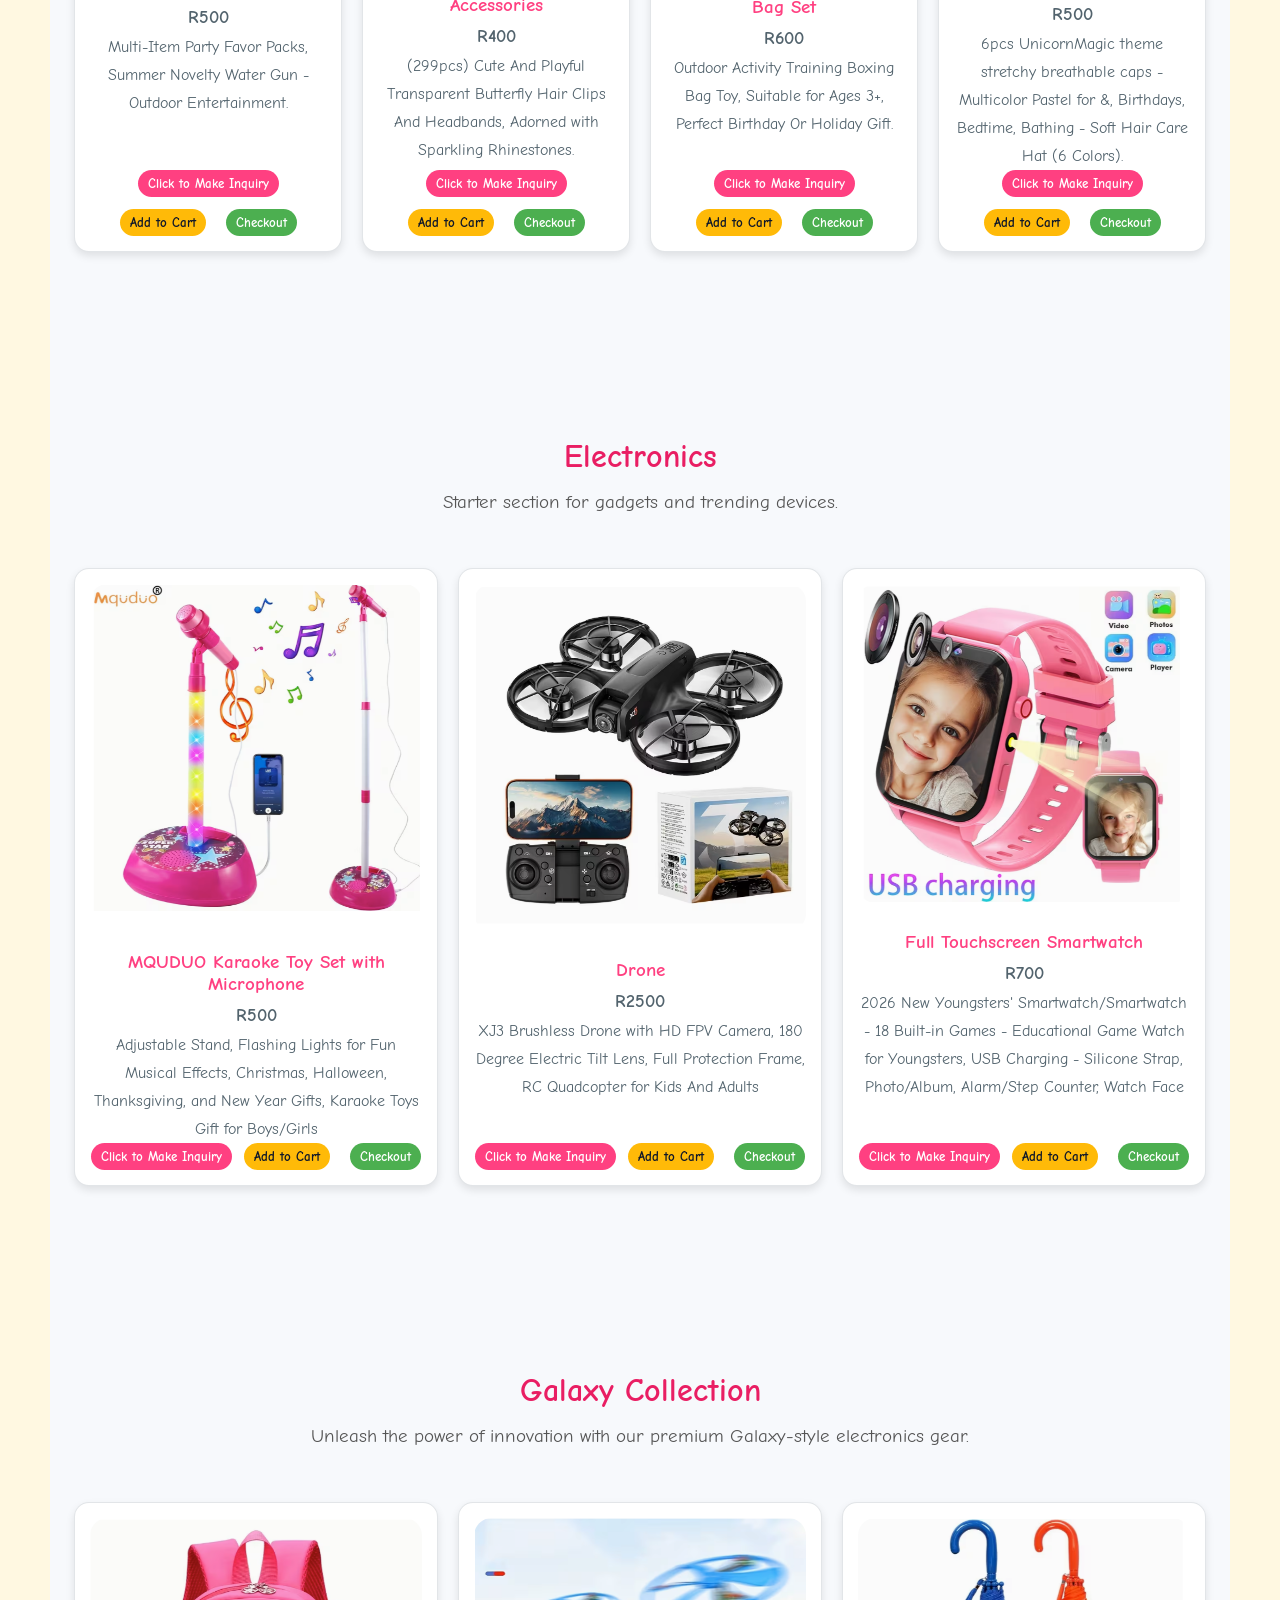
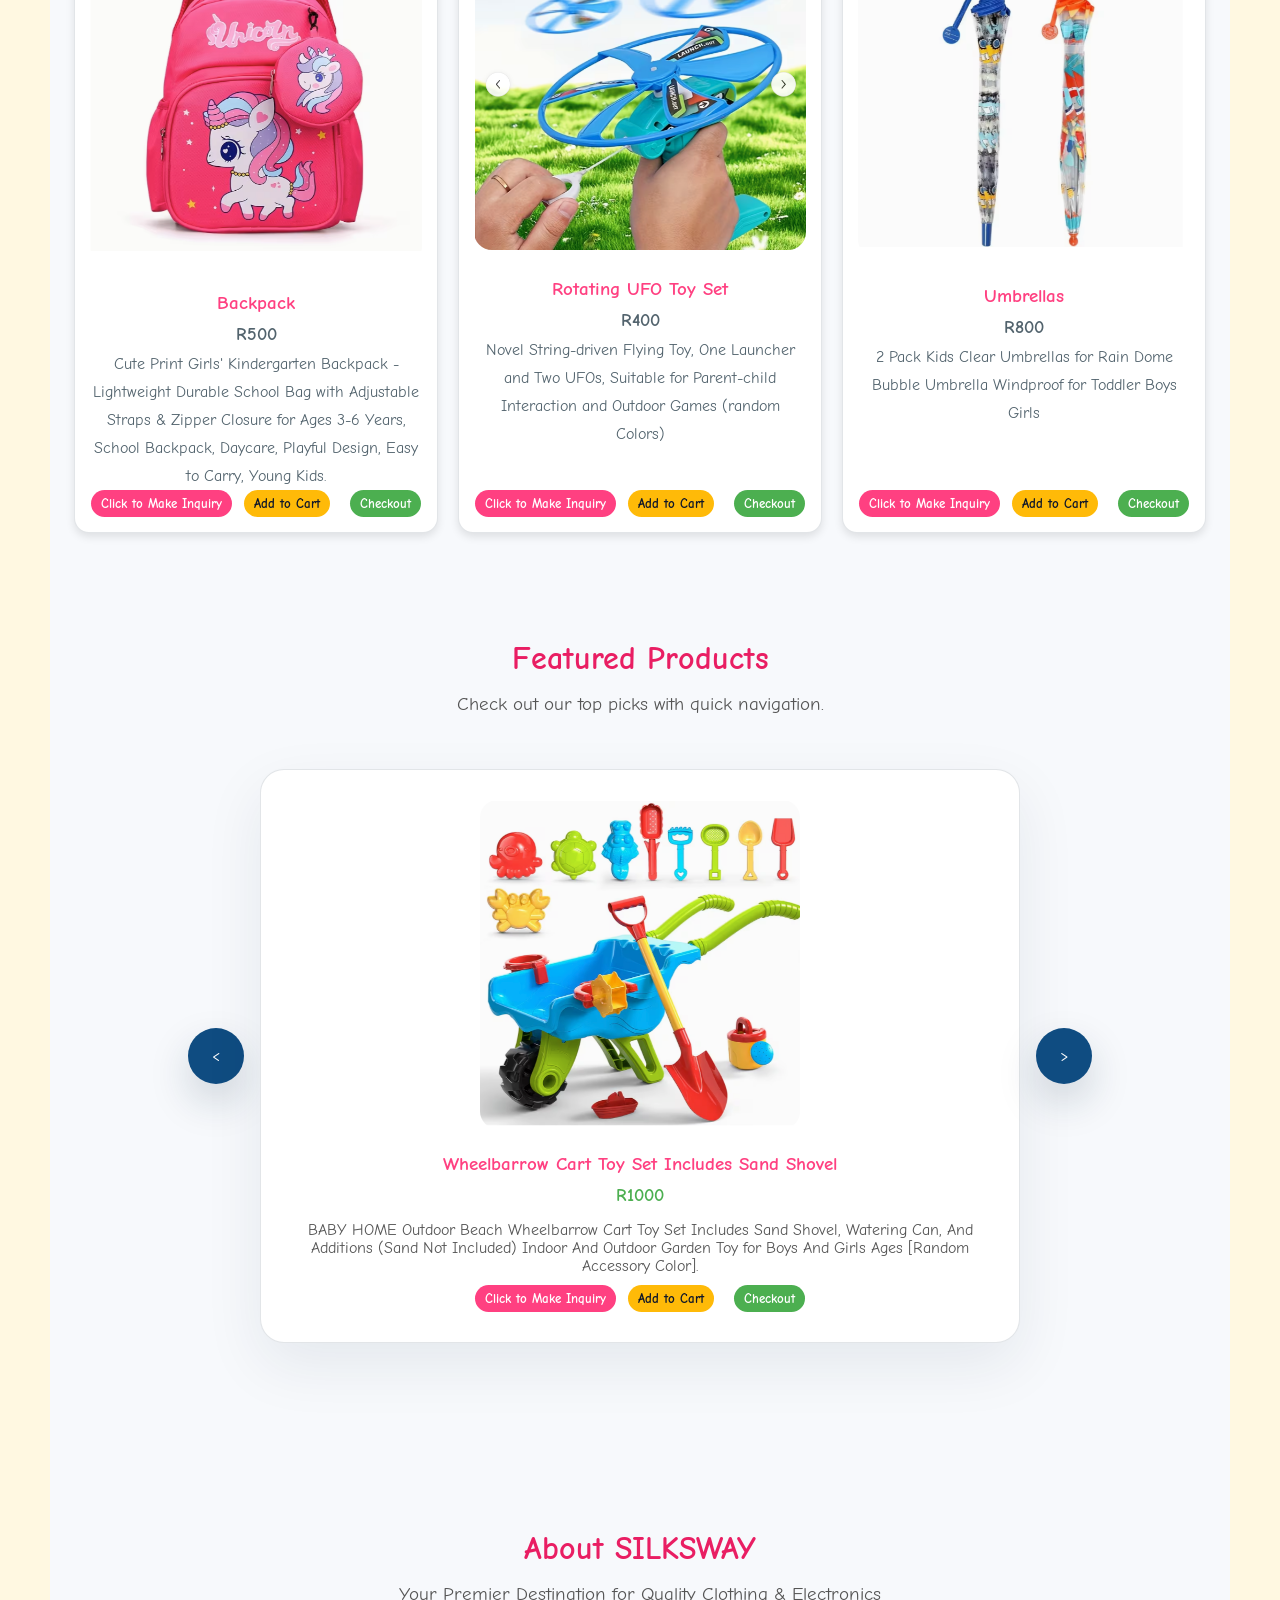
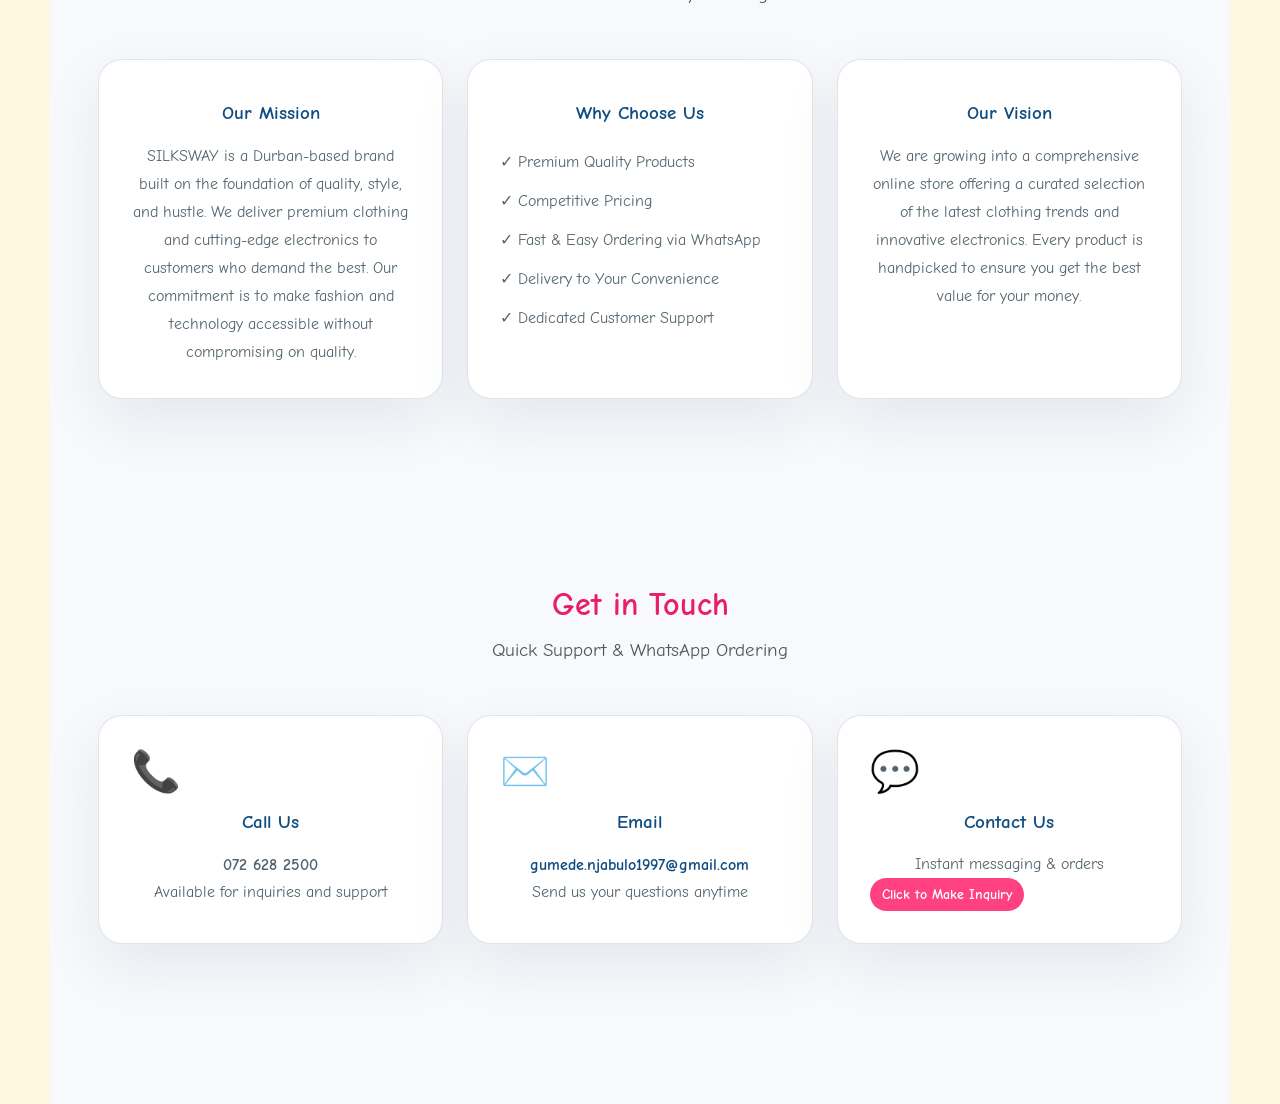
<file: kiddies.html>
<!DOCTYPE html>
<html lang="en">
<head>
<head>
<meta charset="UTF-8" />
<meta name="viewport" content="width=device-width, initial-scale=1.0" />
<title>SILKSWAY Kids | Fun Clothing & Gadgets</title>
<link rel="stylesheet" href="styles.css" />
<!-- Optional: Google Fonts for a playful look -->
<link href="https://fonts.googleapis.com/css2?family=Comic+Neue&display=swap" rel="stylesheet" />
<style>
/* Basic Reset & Font */
body {
  font-family: 'Comic Neue', cursive, sans-serif;
  background-color: #fff8e1; /* Light pastel background */
  margin: 0;
  padding: 0;
}

/* Section Styling */
.kiddies-layout {
  padding: 40px 20px;
  background-color: #fff3e0; /* Soft pastel background for section */
}

.section-head h2 {
  font-size: 2em;
  color: #e91e63; /* Bright pink for headings */
  text-align: center;
  margin-bottom: 10px;
}

.section-head p {
  font-size: 1.2em;
  color: #555;
  text-align: center;
  margin-bottom: 30px;
}

/* Grid Layout */
.grid {
  display: grid;
  grid-template-columns: repeat(auto-fit, minmax(250px, 1fr));
  gap: 20px;
}

/* Card Styling */
.card {
  background-color: #fff;
  border-radius: 15px;
  box-shadow: 0 4px 8px rgba(0,0,0,0.1);
  padding: 15px;
  transition: transform 0.2s, box-shadow 0.2s;
}

.card:hover {
  transform: translateY(-5px);
  box-shadow: 0 8px 16px rgba(0,0,0,0.2);
}

/* Image Gallery */
.image-gallery {
  position: relative;
  text-align: center;
  margin-bottom: 10px;
}

.main-img {
  width: 100%;
  border-radius: 10px;
  border: 2px solid #ff4081; /* Bright border for emphasis */
  cursor: pointer;
  transition: transform 0.2s;
}

.main-img:hover {
  transform: scale(1.05);
}

.thumbnails {
  display: flex;
  justify-content: center;
  margin-top: 8px;
  gap: 8px;
}

.thumbnails img {
  width: 50px;
  height: 50px;
  border-radius: 8px;
  cursor: pointer;
  border: 2px solid transparent;
  transition: border 0.2s, transform 0.2s;
}

.thumbnails img:hover {
  border: 2px solid #e91e63;
  transform: scale(1.1);
}

/* Headings & Text */
h3 {
  font-size: 1.2em;
  color: #ff4081; /* Bright pink for product names */
  margin-top: 10px;
  margin-bottom: 5px;
  text-align: center;
}

.price {
  font-size: 1.1em;
  color: #4caf50; /* Green for prices */
  text-align: center;
  margin-bottom: 8px;
  font-weight: bold;
}

p {
  font-size: 1em;
  color: #555;
  text-align: center;
  margin-bottom: 10px;
}

/* Buttons Styling */
.btn {
  display: inline-block;
  padding: 8px 12px;
  border-radius: 20px;
  font-weight: bold;
  cursor: pointer;
  transition: background-color 0.2s, transform 0.2s;
  border: none;
  text-decoration: none;
  font-size: 0.9em;
}

.btn.primary {
  background-color: #ff4081; /* Bright pink */
  color: #fff;
}

.btn.primary:hover {
  background-color: #e91e63;
  transform: scale(1.05);
}

.btn.pay {
  background-color: #4caf50; /* Green */
  color: #fff;
  margin-left: 8px;
}

.btn.pay:hover {
  background-color: #388e3c;
  transform: scale(1.05);
}

/* Small Buttons */
.btn.small {
  font-size: 0.8em;
  padding: 6px 10px;
}

/* Responsive adjustments */
@media(max-width: 600px) {
  .section-head h2 {
    font-size: 1.5em;
  }
  .card {
    padding: 10px;
  }
}
  </style>
  </head>
<body>
<!-- Header / Hero Section -->
<header class="hero kiddies-vibe">
  <nav class="nav" aria-label="Main Navigation">
    <div class="logo" aria-label="SILKSWAY Kids">SILKSWAY KIDS</div>
    <div class="agent-badge">Cool Agent: Fun Helper</div>
    <button class="hamburger" aria-label="Toggle navigation menu">
      <span class="bar"></span>
      <span class="bar"></span>
      <span class="bar"></span>
    </button>
    <ul class="nav-links">
      <li><a href="index.html">Home</a></li>
      <li><a href="#clothing">Boy & Girls Clothes</a></li>
      <li><a href="#Men's Casual Shoes">Kids Clothing</a></li>
      <li><a href="#electronics">Gadgets & Fun Devices</a></li>
      <li><a href="#galaxy">All Fun Stuff</a></li>
      <li><a href="girls.html">Girls' Collection</a></li>
      <li><a href="checkout.html">Cart (<span id="cartNavCount">0</span>)</a></li>
      
      <li><a href="#contact">Contact Us</a></li>
    </ul>
  </nav>

  <div class="hero-content kiddies-vibe">
    <p class="tag">Playful Fun &amp; Cool Deals</p>
    <h1 class="headline">Adventure Starts Here!</h1>
    <p class="subheading">
      Shop cool toys, funky clothes, and gadgets for kids — quick WhatsApp orders!
    </p>
    <div class="cta-buttons">
      <a class="btn primary" href="#toys">Explore Toys</a>
      <a class="btn secondary" href="inquiry.html?fun=true" target="_blank" rel="noopener noreferrer">Ask Us Anything!</a>
    </div>
  </div>
</header>



<!-- Kids Clothing Section -->
<section class="section kiddies-layout" id="clothing">
  <div class="section-head">
    <h2>Kids' Cool Wear & Fun Styles</h2>
    <p>Bright, comfy, and super fun outfits for your little stars.</p>
  </div>

  <div class="grid">
    <!-- Product Card 1 -->
    <article class="card">
      <div class="image-gallery">
        <img id="mainImage1" src="img/kiddies1.png" alt="Colorful Winter Jacket" class="main-img" />
        <div class="thumbnails">
          <img src="img/kiddies2.png" alt="Thumbnail 2" onmouseenter="setMainImageOnHover('mainImage1', 'img/kiddies2.png')">
          <img src="img/kiddies4.png" alt="Thumbnail 4" onmouseenter="setMainImageOnHover('mainImage1', 'img/kiddies4.png')">
          <img src="img/kiddies3.png" alt="Thumbnail 3" onmouseenter="setMainImageOnHover('mainImage1', 'img/kiddies3.png')">
        </div>
      </div>
      <h3>Colorful Winter Jacket</h3>
      <p class="price">R450</p>
      <p>Warm, bright, and perfect for chilly days of fun!</p>
      <div class="card-actions">
        <button class="btn primary small" onclick="window.open('inquiry.html?price=450&product=Colorful Winter Jacket', '_blank')">Ask About This!</button>
        <a class="btn pay small" href="checkout.html">Buy Now</a>
      </div>
    </article>

    <!-- Product Card 2 -->
    <article class="card">
      <div class="image-gallery">
        <img id="mainImage2" src="img/kiddies5.png" alt="Kids Casual Outfit" class="main-img" />
        <div class="thumbnails">
          <img src="img/kiddies6.png" alt="Thumbnail 1" onmouseenter="setMainImageOnHover('mainImage2', 'img/kiddies6.png')">
          <img src="img/kiddies7.png" alt="Thumbnail 2" onmouseenter="setMainImageOnHover('mainImage2', 'img/kiddies7.png')">
          <img src="img/kiddies8.png" alt="Thumbnail 3" onmouseenter="setMainImageOnHover('mainImage2', 'img/kiddies8.png')">
        </div>
      </div>
      <h3>Bright Kids' Casual Set</h3>
      <p class="price">R1050</p>
      <p>Colorful, comfy, and ready for playtime adventures!</p>
      <div class="card-actions">
        <button class="btn primary small" onclick="window.open('inquiry.html?price=1050&product=Bright Kids Casual Set', '_blank')">Ask About This!</button>
        <a class="btn pay small" href="checkout.html">Buy Now</a>
      </div>
    </article>

  

    <!-- Product Card 5 -->
    <article class="card">
      <div class="image-gallery">
        <img id="mainImage5" src="img/kiddies9.png" alt="Kids Hoodie" class="main-img" />
        <div class="thumbnails">
          <img src="img/kiddies10.png" alt="Thumbnail 1" onmouseenter="setMainImageOnHover('mainImage5', 'img/kiddies10.png')">
          <img src="img/kiddies11.png" alt="Thumbnail 2" onmouseenter="setMainImageOnHover('mainImage5', 'img/kiddies11.png')">
          <img src="img/kiddies12.png" alt="Thumbnail 3" onmouseenter="setMainImageOnHover('mainImage5', 'img/kiddies12.png')">
        </div>
      </div>
      <h3>Cool Kids Hoodie</h3>
      <p class="price">R360</p>
      <p>Bold and cozy hoodie for everyday fun!</p>
      <div class="card-actions">
        <button class="btn primary small" onclick="window.open('inquiry.html?price=360&product=Cool Kids Hoodie', '_blank')">Ask About This!</button>
        <a class="btn pay small" href="checkout.html">Buy Now</a>
      </div>
    </article>

    <!-- Product Card 6 -->
    <article class="card">
      <div class="image-gallery">
        <img id="mainImage6" src="img/kiddies21.png" alt="Kids Jeans" class="main-img" />
        <div class="thumbnails">
          <img src="img/kiddies22.png" alt="Thumbnail 1" onmouseenter="setMainImageOnHover('mainImage6', 'img/kiddies22.png')">
          <img src="img/kiddies23.png" alt="Thumbnail 2" onmouseenter="setMainImageOnHover('mainImage6', 'img/kiddies23.png')">
          <img src="img/kiddies24.png" alt="Thumbnail 3" onmouseenter="setMainImageOnHover('mainImage6', 'img/kiddies24.png')">
        </div>
      </div>
      <h3>Colorful Kids Jeans</h3>
      <p class="price">R420</p>
      <p>Strong, stylish, and perfect for playtime!</p>
      <div class="card-actions">
        <button class="btn primary small" onclick="window.open('inquiry.html?price=420&product=Colorful Kids Jeans', '_blank')">Ask About This!</button>
        <a class="btn pay small" href="checkout.html">Buy Now</a>
      </div>
    </article>


      <!-- Product Card 3 -->
    <article class="card">
      <div class="image-gallery">
        <img id="mainImage3" src="img/kiddies91.png" alt="Kids Tracksuit" class="main-img" />
        <div class="thumbnails">
          <img src="img/kiddies92.png" alt="Thumbnail 1" onmouseenter="setMainImageOnHover('mainImage3', 'img/kiddies92.png')">
          <img src="img/kiddies93.png" alt="Thumbnail 2" onmouseenter="setMainImageOnHover('mainImage3', 'img/kiddies93.png')">
          <img src="img/kiddies94.png" alt="Thumbnail 3" onmouseenter="setMainImageOnHover('mainImage3', 'img/kiddies94.png')">
        </div>
      </div>
      <h3>Fun Tracksuit</h3>
      <p class="price">R850</p>
      <p>Comfy, warm, and perfect for active kids on the go!</p>
      <div class="card-actions">
        <button class="btn primary small" onclick="window.open('inquiry.html?price=850&product=Fun Tracksuit', '_blank')">Ask About This!</button>
        <a class="btn pay small" href="checkout.html">Buy Now</a>
      </div>
    </article>

    <!-- Product Card 4 -->
    <article class="card">
      <div class="image-gallery">
        <img id="mainImage4" src="img/kiddies13.png
        " alt="Denim Jacket" class="main-img" />
        <div class="thumbnails">
          <img src="img/kiddies14.png" alt="Thumbnail 1" onmouseenter="setMainImageOnHover('mainImage4', 'img/kiddies14.png')">
          <img src="img/kiddies15.png" alt="Thumbnail 2" onmouseenter="setMainImageOnHover('mainImage4', 'img/kiddies15.png')">
          <img src="img/kiddies16.png" alt="Thumbnail 3" onmouseenter="setMainImageOnHover('mainImage4', 'img/kiddies16.png')">
        </div>
      </div>
      <h3>Colorful Denim Jacket</h3>
      <p class="price">R420</p>
      <p>Stylish and fun denim for cool kids' adventures!</p>
      <div class="card-actions">
        <button class="btn primary small" onclick="window.open('inquiry.html?price=420&product=Colorful Denim Jacket', '_blank')">Ask About This!</button>
        <a class="btn pay small" href="checkout.html">Buy Now</a>
      </div>
    </article>

<!-- Product Card 7 -->
    <article class="card">
      <div class="image-gallery">
        <img id="mainImage7" src="img/kiddies25.png" alt="Kids T-Shirt" class="main-img" />
        <div class="thumbnails">
          <img src="img/kiddies26.png" alt="Thumbnail 1" onmouseenter="setMainImageOnHover('mainImage7', 'img/kiddies26.png')">
          <img src="img/kiddies27.png" alt="Thumbnail 2" onmouseenter="setMainImageOnHover('mainImage7', 'img/kiddies27.png')">
          <img src="img/kiddies28.png" alt="Thumbnail 3" onmouseenter="setMainImageOnHover('mainImage7', 'img/kiddies28.png')">
        </div>
      </div>
      <h3>Colorful Kids T-Shirt</h3>
      <p class="price">R250</p>
      <p>Cute and comfortable t-shirt for little fashionistas!</p>
      <div class="card-actions">
        <button class="btn primary small" onclick="window.open('inquiry.html?price=250&product=Colorful Kids T-Shirt', '_blank')">Ask About This!</button>
        <a class="btn pay small" href="checkout.html">Buy Now</a>
      </div>
    </article>

<!-- Product Card 8 -->
    <article class="card">
      <div class="image-gallery">
        <img id="mainImage8" src="img/kiddies29.png" alt="Kids Shorts" class="main-img" />
        <div class="thumbnails">
          <img src="img/kiddies30.png" alt="Thumbnail 1" onmouseenter="setMainImageOnHover('mainImage8', 'img/kiddies30.png')">
          <img src="img/kiddies31.png" alt="Thumbnail 2" onmouseenter="setMainImageOnHover('mainImage8', 'img/kiddies31.png')">
          <img src="img/kiddies32.png" alt="Thumbnail 3" onmouseenter="setMainImageOnHover('mainImage8', 'img/kiddies32.png')"> 
</div>
</div>

   <h3>Colorful Kids T-Shirt</h3>
      <p class="price">R250</p>
      <p>Cute and comfortable t-shirt for little fashionistas!</p>
      <div class="card-actions">
        <button class="btn primary small" onclick="window.open('inquiry.html?price=250&product=Colorful Kids T-Shirt', '_blank')">Ask About This!</button>
        <a class="btn pay small" href="checkout.html">Buy Now</a>
      </div>
    </article>
</section>






  <section class="section alt" id="women-special">
    <div class="section-head">
      <h2>Women's Specials</h2>
      <p>Check out our curated women's collection with stylish outfits and exclusive offers.</p>
    </div>
    <div class="card-actions" style="justify-content:center; gap:18px;">
      <a class="btn primary" href="women.html">Shop Women's Items</a>
      <a class="btn secondary" href="women.html">View Collection</a>
    </div>
  </section>




  <section class="section alt Men's Casual Shoes-section" id="Men's Casual Shoes">
    <div class="section-head">
      <h2>Fun Accessories for Every Occasion</h2>
      <p>Step Into Style, Play With Confidence!.</p>
    </div>

    <div class="grid shoes-grid">
      <article class="card">
        <div class="image-gallery">
          <img src="img/kiddies33.png" alt="High-Top Basketball Shoes" class="main-img" />
        </div>
        <h3>Gift For Her/Him 2pcs</h3>
        <p class="price">R500</p>
        <p>Multi-Item Party Favor Packs, Summer Novelty Water Gun - Outdoor Entertainment.</p>
        <div class="card-actions">
          <button class="btn primary small" onclick="window.open('inquiry.html?price=500&product=Gift For Her/Him 2pcs', '_blank')">Click to Make Inquiry</button>
          <a class="btn pay small" href="checkout.html">Checkout</a>
        </div>
      </article>


      

      <article class="card">
        <div class="image-gallery">
          <img src="img/kiddies35.png" alt="Sports Hiking Shoes" class="main-img" />
        </div>
        <h3>Women's Costumes Accessories</h3>
        <p class="price">R400</p>
        <p>(299pcs) Cute And Playful Transparent Butterfly Hair Clips And Headbands, Adorned with Sparkling Rhinestones.</p>
        <div class="card-actions">
          <button class="btn primary small" onclick="window.open('inquiry.html?price=1600&product=Women\'s Costumes Accessories', '_blank')">Click to Make Inquiry</button>
          <a class="btn pay small" href="checkout.html">Checkout</a>
        </div>
      </article>

      <article class="card">
        <div class="image-gallery">
          <img src="img/kiddies36.png" alt="Sandals" class="main-img" />
        </div>
        <h3>Boxing Gloves And Punching Bag Set</h3>
        <p class="price">R600</p>
        <p>Outdoor Activity Training Boxing Bag Toy, Suitable for Ages 3+, Perfect Birthday Or Holiday Gift.</p>
        <div class="card-actions">
          <button class="btn primary small" onclick="window.open('inquiry.html?price=600&product=Boxing Gloves And Punching Bag Set', '_blank')">Click to Make Inquiry</button>
          <a class="btn pay small" href="checkout.html">Checkout</a>
        </div>
      </article>

      <article class="card">
        <div class="image-gallery">
          <img src="img/kiddies37.png" alt="Men's Dress Shoes" class="main-img" />
        </div>
        <h3>Unicorn</h3>
        <p class="price">R500</p>
        <p>6pcs UnicornMagic theme stretchy breathable caps - Multicolor Pastel for &, Birthdays, Bedtime, Bathing - Soft Hair Care Hat (6 Colors).</p>
        <div class="card-actions">
          <button class="btn primary small" onclick="window.open('inquiry.html?price=500&product=Unicorn', '_blank')">Click to Make Inquiry</button>
          <a class="btn pay small" href="checkout.html">Checkout</a>
        </div>
      </article>
    </div>
  </section>



  <!-- Electronics Section -->
  <section class="section alt" id="electronics">
    <div class="section-head">
      <h2>Electronics</h2>
      <p>Starter section for gadgets and trending devices.</p>
    </div>


    
    <div class="grid">
      <!-- Card 1 -->
      <article class="card">
        <div class="image" role="button" aria-label="MQUDUO Karaoke Toy Set with Microphone" onclick="openModal('img/watch.jpg')">
          <img src="img/kiddies38.png" alt="MQUDUO Karaoke Toy Set with Microphone" />
        </div>
        <h3>MQUDUO Karaoke Toy Set with Microphone</h3>
        <p class="price">R500</p>
        <p>Adjustable Stand, Flashing Lights for Fun Musical Effects, Christmas, Halloween, Thanksgiving, and New Year Gifts, Karaoke Toys Gift for Boys/Girls</p>
        <div class="card-actions">
          <button class="btn primary small" onclick="window.open('inquiry.html?price=500&product=MQUDUO Karaoke Toy Set with Microphone', '_blank')">Click to Make Inquiry</button>
          <a class="btn pay small" href="checkout.html">Checkout</a>
        </div>
      </article>



      <!-- Card 2 -->
      <article class="card">
        <div class="image" role="button" aria-label="Drone" onclick="openModal('img/speaker.jpg')">
          <img src="img/kiddies39.png" alt="Drone" />
        </div>
        <h3>Drone</h3>
        <p class="price">R2500</p>
        <p>XJ3 Brushless Drone with HD FPV Camera, 180 Degree Electric Tilt Lens, Full Protection Frame, RC Quadcopter for Kids And Adults</p>
        <div class="card-actions">
          <button class="btn primary small" onclick="window.open('inquiry.html?price=2500&product=Drone', '_blank')">Click to Make Inquiry</button>
          <a class="btn pay small" href="checkout.html">Checkout</a>
        </div>
      </article>


      <!-- Card 3 -->
      <article class="card">
        <div class="image" role="button" aria-label="Wireless Earbuds" onclick="openModal('img/earbuds.jpg')">
          <img src="img/kiddies40.png" alt="Wireless Earbuds" />
        </div>
        <h3>Full Touchscreen Smartwatch</h3>
        <p class="price">R700</p>
        <p>2026 New Youngsters' Smartwatch/Smartwatch - 18 Built-in Games - Educational Game Watch for Youngsters, USB Charging - Silicone Strap, Photo/Album, Alarm/Step Counter, Watch Face</p>
        <div class="card-actions">
          <button class="btn primary small" onclick="window.open('inquiry.html?price=700&product=Full Touchscreen Smartwatch', '_blank')">Click to Make Inquiry</button>
          <a class="btn pay small" href="checkout.html">Checkout</a>
        </div>
      </article>


    </div>

  </section>




  


  <!-- Galaxy Section -->
  <section class="section alt" id="galaxy">
    <div class="section-head">
      <h2>Galaxy Collection</h2>
      <p>Unleash the power of innovation with our premium Galaxy-style electronics gear.</p>
    </div>


    <div class="grid">
      <article class="card">
        <div class="image" role="button" aria-label="Backpacke" onclick="openModal('img/aa.jpg')">
          <img src="img/kiddies41.png" alt="Backpack" />
        </div>
        <h3>Backpack</h3>
        <p class="price">R500</p>
        <p>Cute Print Girls' Kindergarten Backpack - Lightweight Durable School Bag with Adjustable Straps & Zipper Closure for Ages 3-6 Years, School Backpack, Daycare, Playful Design, Easy to Carry, Young Kids.</p>
        <div class="card-actions">
          <button class="btn primary small" onclick="window.open('inquiry.html?price=500&product=Backpack', '_blank')">Click to Make Inquiry</button>
          <a class="btn pay small" href="checkout.html">Checkout</a>
        </div>
      </article>




      <article class="card">
        <div class="image" role="button" aria-label="Rotating UFO Toy Set" onclick="openModal('img/j.jpg')">
          <img src="img/kiddies42.png" alt="Rotating UFO Toy Set" />
        </div>
        <h3>Rotating UFO Toy Set</h3>
        <p class="price">R400</p>
        <p>Novel String-driven Flying Toy, One Launcher and Two UFOs, Suitable for Parent-child Interaction and Outdoor Games (random Colors)</p>
        <div class="card-actions">
          <button class="btn primary small" onclick="window.open('inquiry.html?price=400&product=Rotating UFO Toy Set', '_blank')">Click to Make Inquiry</button>
          <a class="btn pay small" href="checkout.html">Checkout</a>
        </div>
      </article>





      <article class="card">
        <div class="image" role="button" aria-label="Umbrellas" onclick="openModal('img/cc.jpg')">
          <img src="img/kiddies43.png" alt="Umbrellas" />
        </div>
        <h3>Umbrellas</h3>
        <p class="price">R800</p>
        <p>2 Pack Kids Clear Umbrellas for Rain Dome Bubble Umbrella Windproof for Toddler Boys Girls</p>
        <div class="card-actions">
          <button class="btn primary small" onclick="window.open('inquiry.html?price=800&product=Umbrellas', '_blank')">Click to Make Inquiry</button>
          <a class="btn pay small" href="checkout.html">Checkout</a>
        </div>
      </article>
    </div>
  




  <!-- Featured Products Section -->
  <section class="section" id="products">
    <div class="section-head">
      <h2>Featured Products</h2>
      <p>Check out our top picks with quick navigation.</p>
    </div>

    <div class="carousel">
      <button class="prev-btn">&lt;</button>
      <div class="carousel-container">
        <!-- Product 1 -->
        <div class="carousel-content" data-index="0">
          <img src="img/kiddies44.png" alt="Wheelbarrow Cart Toy Set Includes Sand Shovel" /> 
          <h3>Wheelbarrow Cart Toy Set Includes Sand Shovel</h3>
          <p class="price">R1000</p>
          <p>BABY HOME Outdoor Beach Wheelbarrow Cart Toy Set Includes Sand Shovel, Watering Can, And Additions (Sand Not Included) Indoor And Outdoor Garden Toy for Boys And Girls Ages [Random Accessory Color].</p>
          <div class="card-actions">
            <button class="btn primary small" onclick="window.open('inquiry.html?price=1000&product=Wheelbarrow Cart Toy Set Includes Sand Shovel', '_blank')">Click to Make Inquiry</button>
            <button class="btn secondary small add-cart" onclick="addToCart('Wheelbarrow Cart Toy Set Includes Sand Shovel', '1000')">Add to Cart</button>
            <a class="btn pay small" href="checkout.html">Checkout</a>
          </div>
        </div>



        <!-- Product 2 -->
        <div class="carousel-content" data-index="1" style="display:none;">
          <img src="img/kiddies45.png" alt="A Set of 4 Random Mini Handheld Fans" /> 
          <h3>A Set of 4 Random Mini Handheld Fans</h3>
          <p class="price">R600</p>
          <p>Featuring a Colorful Cat Design. Manual Operation, No Electricity Required. Perfect for Cooling Down in Summer, and Makes an Excellent Gift. Batteries Not Included.</p>
          <div class="card-actions">
            <button class="btn primary small" onclick="window.open('inquiry.html?price=399&product=A Set of 4 Random Mini Handheld Fans', '_blank')">Click to Make Inquiry</button>
            <button class="btn secondary small add-cart" onclick="addToCart('A Set of 4 Random Mini Handheld Fans', '399')">Add to Cart</button>
            <a class="btn pay small" href="checkout.html">Checkout</a>
          </div>
        </div>




        <!-- Product 3 -->
        <div class="carousel-content" data-index="2" style="display:none;">
          <img src="img/kiddies46.png" alt="Black Denim Casual Street Style with Lapel" /> 
          <h3>Black Denim Casual Street Style with Lapel</h3>
          <p class="price">R750</p>
          <p>2pcs Boys' Autumn Back-To-School Outfit for Ages 3-8, Ripped Details, Button-Up Long Sleeve Jacket And Pocketed Elastic Waist Long Pants, Comfortable And Fashionable for Daily Wear, Perfect for Spring</p>
          <div class="card-actions">
            <button class="btn primary small" onclick="window.open('inquiry.html?price=750&product=Black Denim Casual Street Style with Lapel', '_blank')">Click to Make Inquiry</button>
            <button class="btn secondary small add-cart" onclick="addToCart('Black Denim Casual Street Style with Lapel', '750')">Add to Cart</button>
            <a class="btn pay small" href="checkout.html">Checkout</a>
          </div>
        </div>


        <!-- Product 4 -->
        <div class="carousel-content" data-index="3" style="display:none;">
          <img src="img/kiddies47.png" alt="Shorts, White Tank Top, and Sleeveless Suit" /> 
          <h3>Shorts, White Tank Top, and Sleeveless Suit</h3>
          <p class="price">R400</p>
          <p>Girls' Summer Casual 3-Piece Set, Perfect for Outdoor Activities, Outdoor Playwear | Summer Clothing | Polyester Fabric, Perfect for Outdoor</p>
          <div class="card-actions">
            <button class="btn primary small" onclick="window.open('inquiry.html?price=400&product=Shorts, White Tank Top, and Sleeveless Suit', '_blank')">Click to Make Inquiry</button>
            <button class="btn secondary small add-cart" onclick="addToCart('Shorts, White Tank Top, and Sleeveless Suit', '400')">Add to Cart</button>
            <a class="btn pay small" href="checkout.html">Checkout</a>
          </div>
        </div>

        <!-- Product 5 -->
        <div class="carousel-content" data-index="4" style="display:none;">
          <img src="img/kiddies48.png" alt="Gentleman Four-Piece Set for Boys" /> 
          <h3>Gentleman Four-Piece Set for Boys</h3>
          <p class="price">R500</p>
          <p>With Short Sleeves, Festive Outfit for Boys, Gentleman Suit, Shorts Set, Sporty And Stylish for Casual Partiesr</p>
          <div class="card-actions">
            <button class="btn primary small" onclick="window.open('inquiry.html?price=500&product=Gentleman Four-Piece Set for Boys', '_blank')">Click to Make Inquiry</button>
            <button class="btn secondary small add-cart" onclick="addToCart('Gentleman Four-Piece Set for Boys', '500')">Add to Cart</button>
            <a class="btn pay small" href="checkout.html">Checkout</a>
          </div>
        </div>


        <!-- Product 6 -->
        <div class="carousel-content" data-index="5" style="display:none;">
          <img src="img/kiddies49.png" alt="Denim Sete" /> 
          <h3>Denim Set</h3>
          <p class="price">R450</p>
          <p>Girls' Daily Casual Denim Set, Bow Denim Top. Ruffle Elastic Waist Jeans, Denim Set with Belt, Perfect for Outdoor.</p>
          <div class="card-actions">
            <button class="btn primary small" onclick="window.open('inquiry.html?price=450&product=iPhone Case', '_blank')">Click to Make Inquiry</button>
            <button class="btn secondary small add-cart" onclick="addToCart('iPhone Case', '450')">Add to Cart</button>
            <a class="btn pay small" href="checkout.html">Checkout</a>
          </div>
        </div>



        



        <!-- Product 8 -->
        <div class="carousel-content" data-index="7" style="display:none;">
          <img src="img/kiddies50.png" alt="Sneakers" /> 
          <h3>Sneakers</h3>
          <p class="price">R650</p>
          <p>Boys' High-Top Casual Sneakers - Hook-and-Loop Closure, Lightweight Durable Non-Slip EVA Sole, Breathable Fabric & Synthetic Synthetic Upper, All-Season Outdoor Hiking Running Shoes for School, Sports, Parties, and Casual Attire, Hiking Shoes, School Footwear, Sporty Design, Cushioned Support, Sneaker For Boy, Shoe For Boy, School Shoe For Boy, Sneaker For Girl, Basket For Boy.</p>
          <div class="card-actions">
            <button class="btn primary small" onclick="window.open('inquiry.html?price=650&product=Sneakers', '_blank')">Click to Make Inquiry</button>
            <button class="btn secondary small add-cart" onclick="addToCart('Sneakers', '650')">Add to Cart</button>
            <a class="btn pay small" href="checkout.html">Checkout</a>
          </div>
        </div>

        <!-- Product 7 -->
        <div class="carousel-content" data-index="6" style="display:none;">
          <img src="img/kiddies52.png" alt="Boxing Gloves" /> 
          <h3>Boxing Gloves</h3>
          <p class="price">R1100</p>
          <p>Boxing Gloves for Training with Adjustable Straps.</p>
          <div class="card-actions">
            <button class="btn primary small" onclick="window.open('inquiry.html?price=1100&product=Boxing Gloves', '_blank')">Click to Make Inquiry</button>
            <button class="btn secondary small add-cart" onclick="addToCart('Boxing Gloves', '1100')">Add to Cart</button>
            <a class="btn pay small" href="checkout.html">Checkout</a>
          </div>
        </div>



        <!-- Product 9 -->
        <div class="carousel-content" data-index="8" style="display:none;">
          <img src="img/kiddies51.png" alt="Ruffled Slim-Fit T-Shirt and Flounce Skirt" /> 
          <h3>Ruffled Slim-Fit T-Shirt and Flounce Skirt</h3>
          <p class="price">R600</p>
          <p>Summer Fashion Set: Girls' Ruffled Slim-Fit T-Shirt and Flounce Skirt, Suitable for School, Y2K Style, Streetwear. Ideal for Summer. Does Not Include Glasses, Bag, or Necklace</p>
          <div class="card-actions">
            <button class="btn primary small" onclick="window.open('inquiry.html?price=600&product=Ruffled Slim-Fit T-Shirt and Flounce Skirt', '_blank')">Click to Make Inquiry</button>
            <button class="btn secondary small add-cart" onclick="addToCart('Ruffled Slim-Fit T-Shirt and Flounce Skirt', '600')">Add to Cart</button>
            <a class="btn pay small" href="checkout.html">Checkout</a>
          </div>
        </div>





        <!-- Product 10 -->
        <div class="carousel-content" data-index="9" style="display:none;">
          <img src="img/kiddies53.png" alt="Roller Skate Wheels" /> 
          <h3>Roller Skate Wheels</h3>
          <p class="price">R900</p>
          <p>6pcs of 100mm Roller Skate Wheels (6pcs), Made of Professional Silent and Wear-resistant PU Material, Suitable for Upgrading, Replacing, and Repairing (inline Skate) Wheels, Professional Roller Skating..</p>
          <div class="card-actions">
            <button class="btn primary small" onclick="window.open('inquiry.html?price=900&product=Roller Skate Wheels', '_blank')">Click to Make Inquiry</button>
            <button class="btn secondary small add-cart" onclick="addToCart('Roller Skate Wheels', '900')">Add to Cart</button>
            <a class="btn pay small" href="checkout.html">Checkout</a>
          </div>
        </div>




        <!-- Product 11 -->
        <div class="carousel-content" data-index="10" style="display:none;">
          <img src="img/kiddies54.png" alt="Short Top And Ruffled Mini Skirt" /> 
          <h3>Short Top And Ruffled Mini Skirt</h3>
          <p class="price">R700</p>
          <p>Women'S Sexy Asymmetrical Hem Short Top And Ruffled Mini Skirt Set</p>
          <div class="card-actions">
            <button class="btn primary small" onclick="window.open('inquiry.html?price=700&product=Short Top And Ruffled Mini Skirt', '_blank')">Click to Make Inquiry</button>
            <button class="btn secondary small add-cart" onclick="addToCart('Short Top And Ruffled Mini Skirt', '700')">Add to Cart</button>
            <a class="btn pay small" href="checkout.html">Checkout</a>
          </div>
        </div>


        <!-- Product 12 -->
        <div class="carousel-content" data-index="11" style="display:none;">
          <img src="img/kiddies56.png" alt="Wireless Lapel Microphone" /> 
          <h3>Wireless Lapel Microphone</h3>
          <p class="price">R700</p>
          <p>Kouzone Front Door Decor Summer Party 2pcs Set Wireless Lapel Microphone for Android Phones, Plug And Play Wireless Microphone Noise Reduction Mini Mic for Video Recording Interview Podcast Vlog Youtube Tiktok Gift for Him</p>
          <div class="card-actions">
            <button class="btn primary small" onclick="window.open('inquiry.html?price=700&product=Wireless Lapel Microphone', '_blank')">Click to Make Inquiry</button>
            <button class="btn secondary small add-cart" onclick="addToCart('Wireless Lapel Microphone', '700')">Add to Cart</button>
            <a class="btn pay small" href="checkout.html">Checkout</a>
          </div>
        </div>


        <!-- Product 13 -->
        <div class="carousel-content" data-index="12" style="display:none;">
          <img src="img/kiddies57.png" alt="Shorts" /> 
          <h3>Tactical Chest</h3>
          <p class="price">R600</p>
          <p>Features Adjustable Straps, Various Pockets, Perfect for Running, Hiking, Sports, And Workouts, Safe Storage Compartment | Stylish Black Design | Sturdy Zippered Pockets</p>
          <div class="card-actions">
            <button class="btn primary small" onclick="window.open('inquiry.html?price=600&product=Tactical Chest', '_blank')">Click to Make Inquiry</button>
            <button class="btn secondary small add-cart" onclick="addToCart('Tactical Chest', '600')">Add to Cart</button>
            <a class="btn pay small" href="checkout.html">Checkout</a>
          </div>
        </div>
        <!-- Product 14 -->

      </div>
      <button class="next-btn">&gt;</button> 
    </div>

</section>
  

  <!-- About Section -->
  <section class="section" id="about">
    <div class="section-head">
      <h2>About SILKSWAY</h2>
      <p>Your Premier Destination for Quality Clothing & Electronics</p>
    </div>
    <div class="about-content">
      <div class="about-box">
        <h3>Our Mission</h3>
        <p>SILKSWAY is a Durban-based brand built on the foundation of quality, style, and hustle. We deliver premium clothing and cutting-edge electronics to customers who demand the best. Our commitment is to make fashion and technology accessible without compromising on quality.</p>
      </div>
      <div class="about-box">
        <h3>Why Choose Us</h3>
        <ul class="about-list">
          <li>✓ Premium Quality Products</li>
          <li>✓ Competitive Pricing</li>
          <li>✓ Fast & Easy Ordering via WhatsApp</li>
          <li>✓ Delivery to Your Convenience</li>
          <li>✓ Dedicated Customer Support</li>
        </ul>
      </div>
      <div class="about-box">
        <h3>Our Vision</h3>
        <p>We are growing into a comprehensive online store offering a curated selection of the latest clothing trends and innovative electronics. Every product is handpicked to ensure you get the best value for your money.</p>
      </div>
    </div>
  </section>

  <!-- Contact Section -->
  <section class="section contact" id="contact">
    <div class="section-head">
      <h2>Get in Touch</h2>
      <p>Quick Support & WhatsApp Ordering</p>
    </div>
    <div class="contact-content">
      <div class="contact-box">
        <div class="contact-icon">📞</div>
        <h3>Call Us</h3>
        <p class="contact-detail">072 628 2500</p>
        <p class="contact-desc">Available for inquiries and support</p>
      </div>
      <div class="contact-box">
        <div class="contact-icon">✉️</div>
        <h3>Email</h3>
        <p class="contact-detail"><a href="mailto:gumede.njabulo1997@gmail.com">gumede.njabulo1997@gmail.com</a></p>
        <p class="contact-desc">Send us your questions anytime</p>
      </div>
      <div class="contact-box">
        <div class="contact-icon">💬</div>
        <h3>Contact Us</h3>
        <p class="contact-desc">Instant messaging & orders</p>
        <a class="btn primary" href="inquiry.html" target="_blank" rel="noopener noreferrer">Click to Make Inquiry</a>
      </div>
    </div>
  </section>

  <!-- Payment Modal -->
  <div id="paymentModal" class="modal hidden" role="dialog" aria-modal="true" aria-labelledby="paymentModalLabel">
    <div class="modal-card">
      <h3 id="paymentModalLabel">Payment Setup Placeholder</h3>
      <p id="paymentText"></p>
      <p>This button is ready for PayFast, EFT, or Cash on Delivery integration. We can connect the real payment gateway next.</p>
      <button class="btn secondary small" onclick="closePaymentInfo()">Close</button>
    </div>
  </div>

  <script src="script.js"></script>
  <div class="chat-widget" aria-label="Agent chat">
    <button type="button" class="chat-toggle-btn" aria-label="Open chat with assistant">Chat with Agent</button>
    <div class="chat-panel hidden" role="dialog" aria-modal="true" aria-label="Assistant chat">
      <div class="chat-header">
        <div>
          <span class="chat-title">Agent: Assistant</span>
          <span class="chat-subtitle">Ask me about the store, products, orders, or payment.</span>
        </div>
        <button type="button" class="chat-close-btn" aria-label="Close chat">×</button>
      </div>
      <div class="chat-messages" id="chatMessages" role="log" aria-live="polite"></div>
      <form id="chatForm" class="chat-form">
        <input id="chatInput" class="chat-input" type="text" placeholder="Ask the assistant..." aria-label="Type a message" required />
        <button type="submit" class="btn primary chat-send-btn">Send</button>
      </form>
    </div>
  </div>
</body>
</html>
</file>
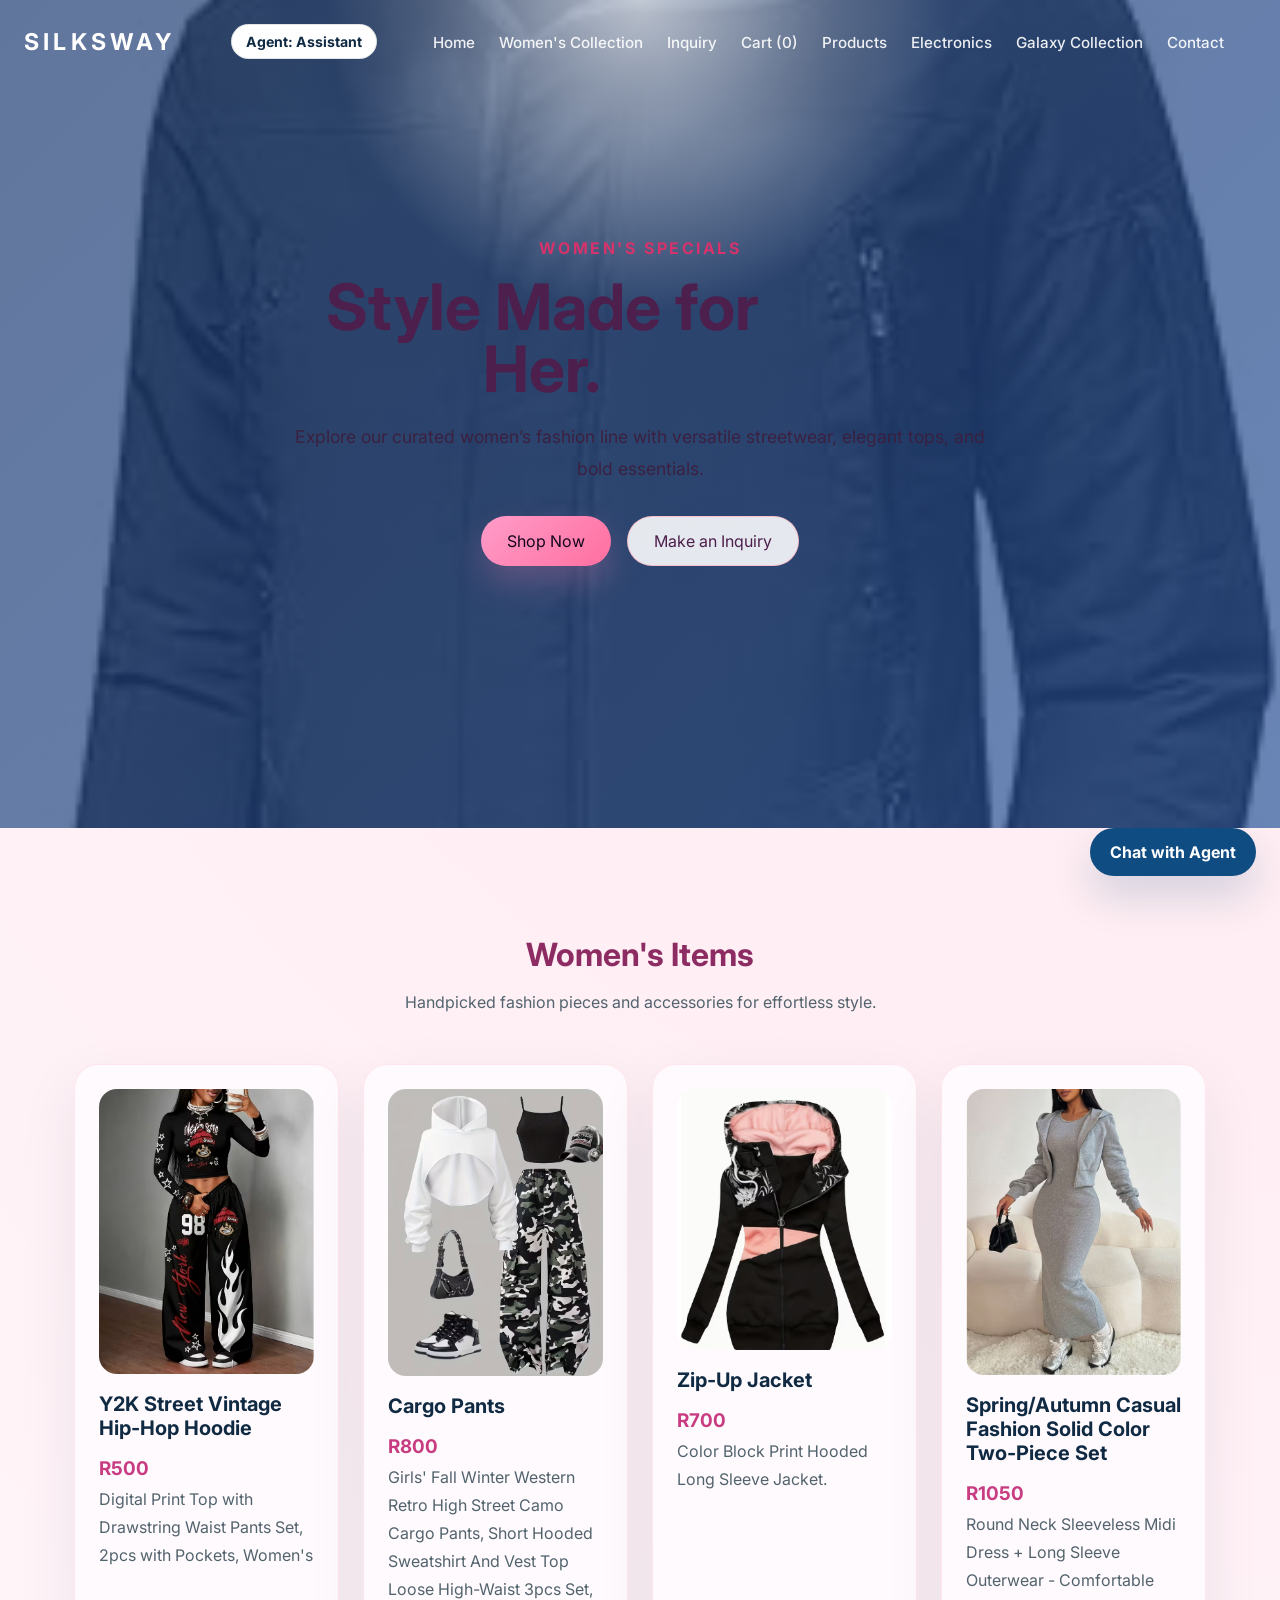
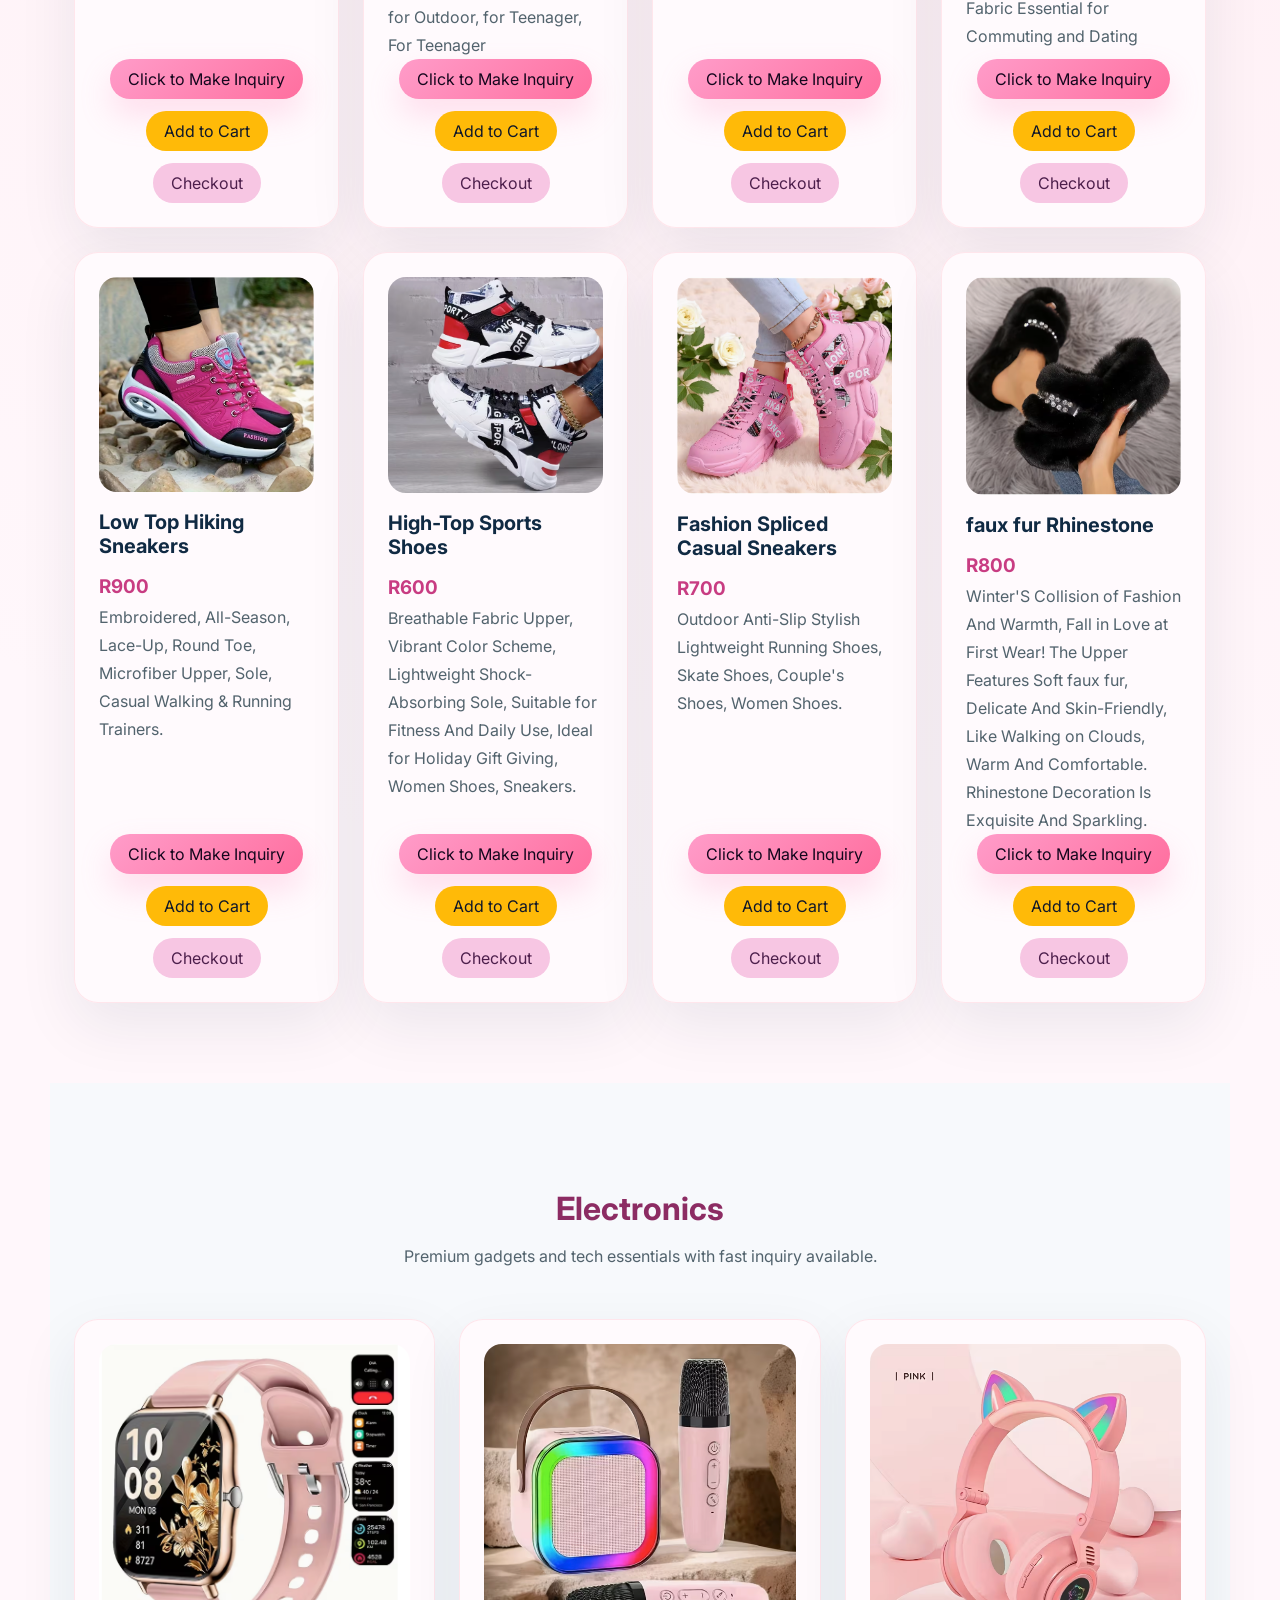
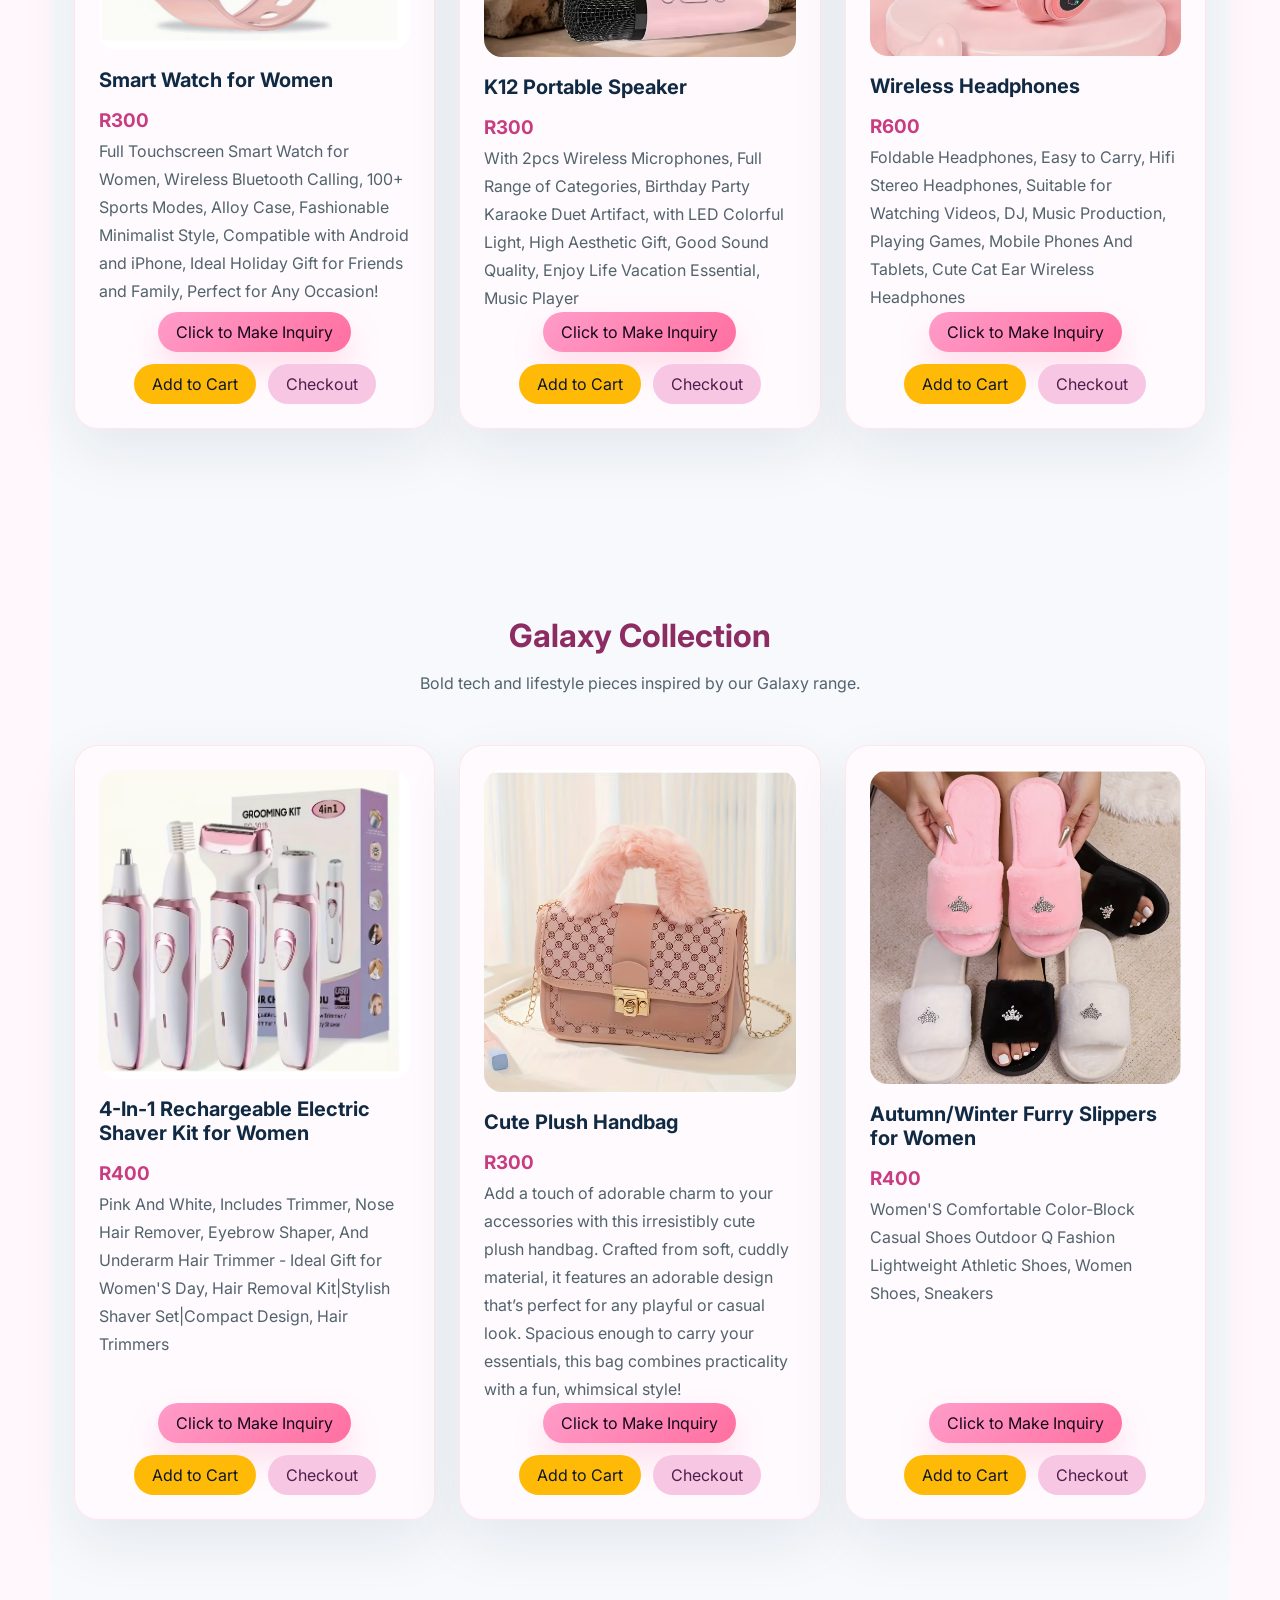
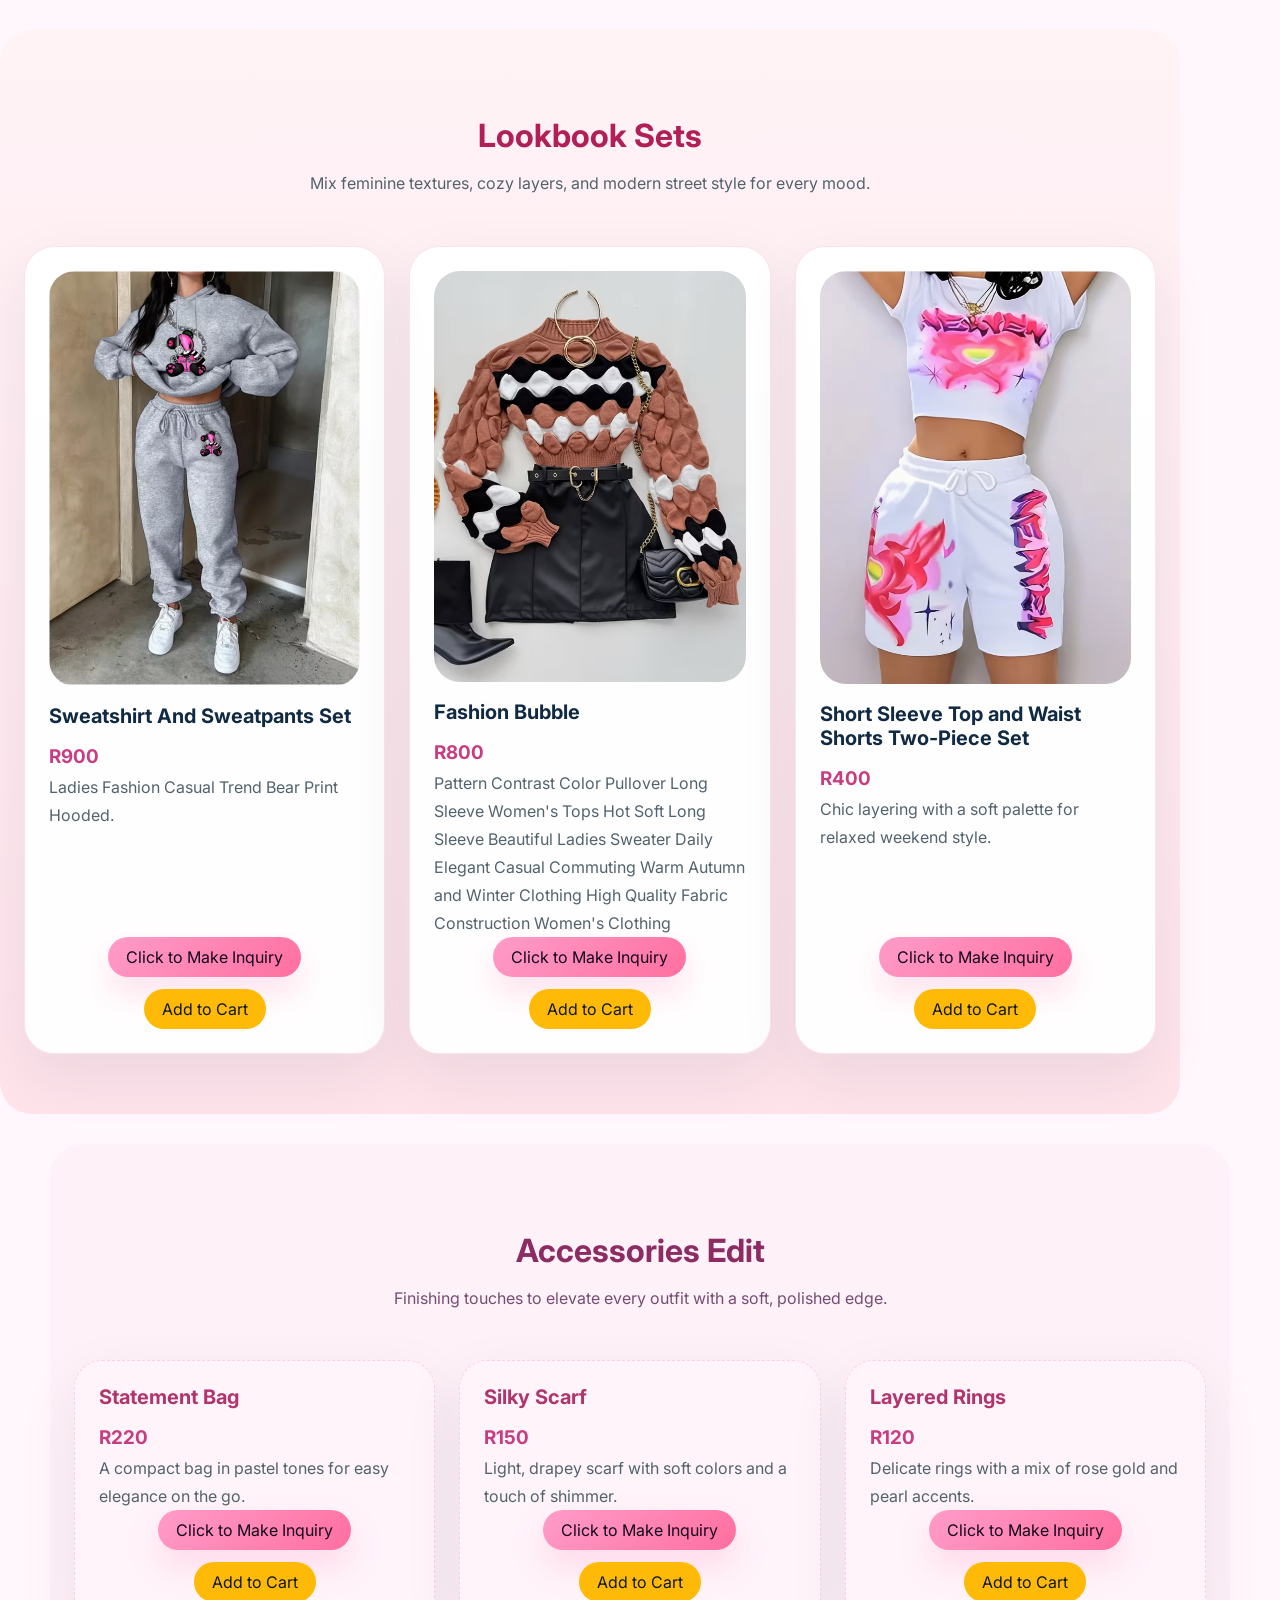
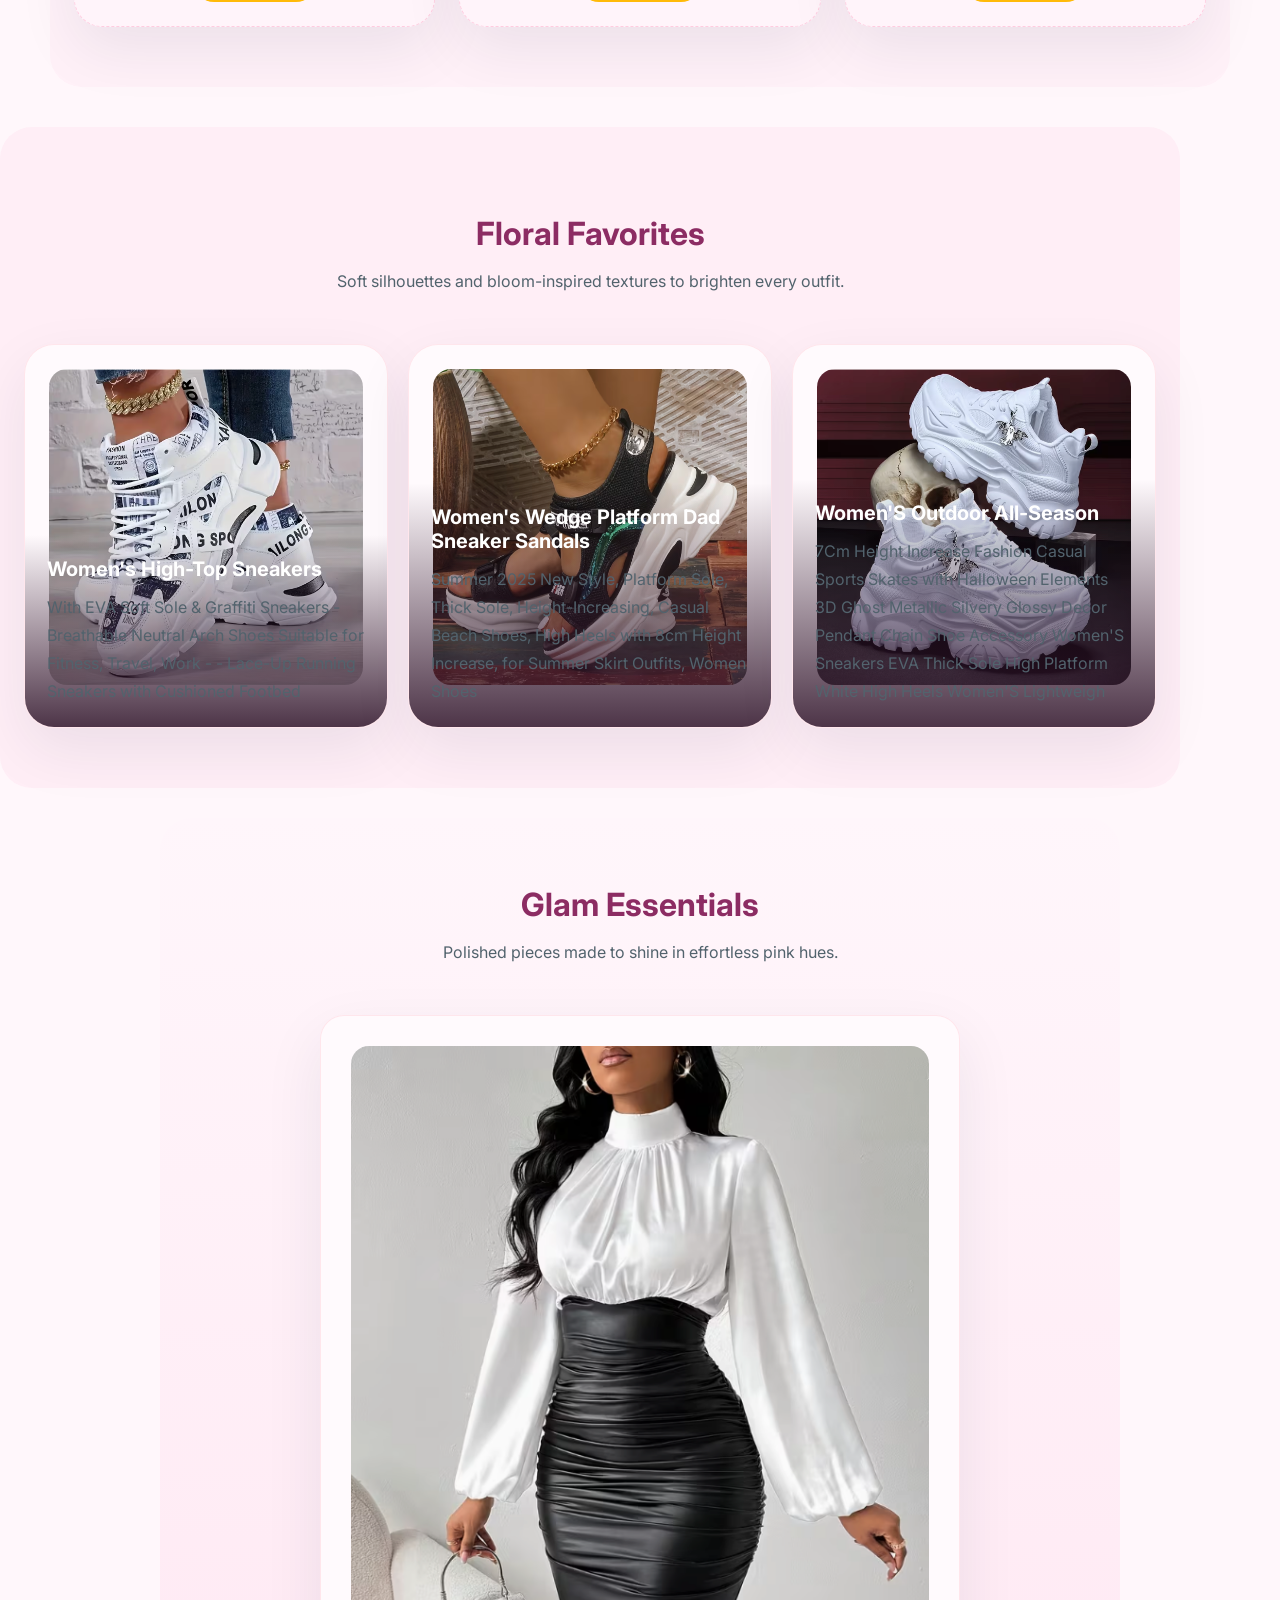
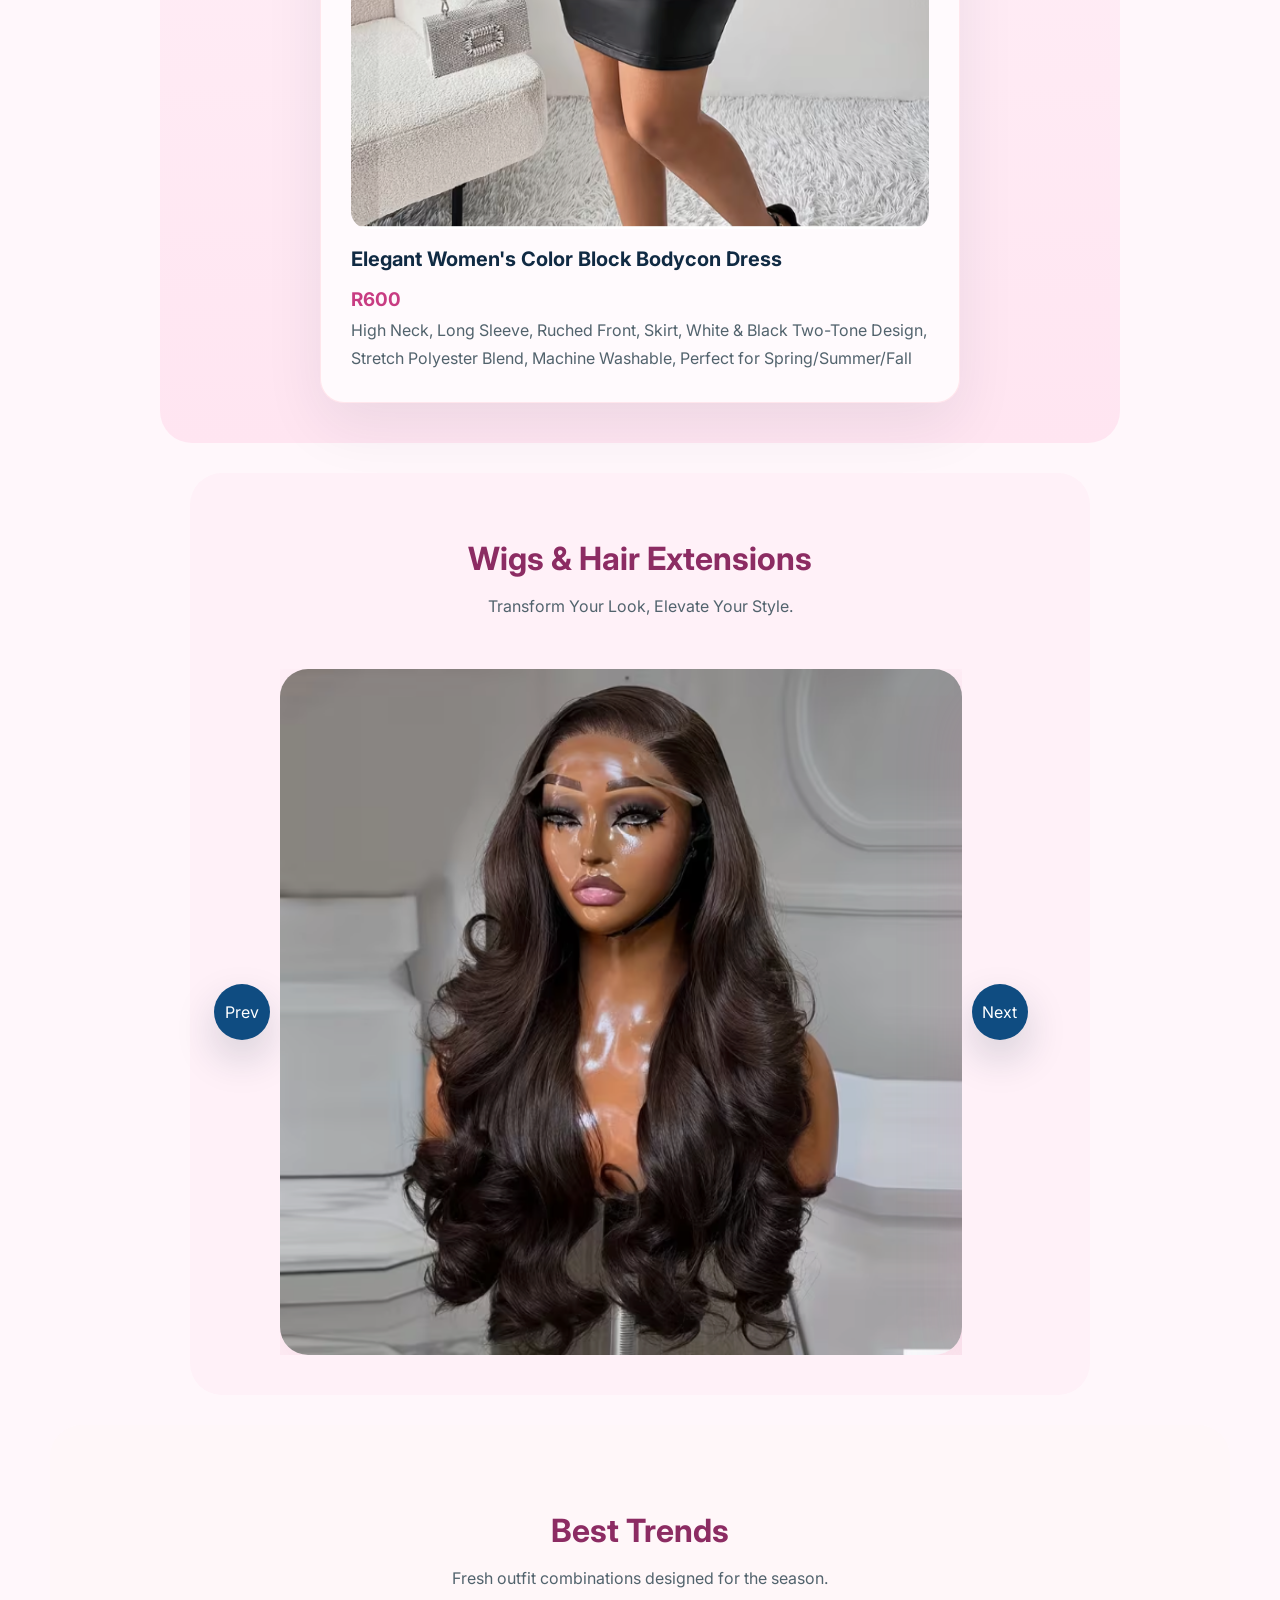
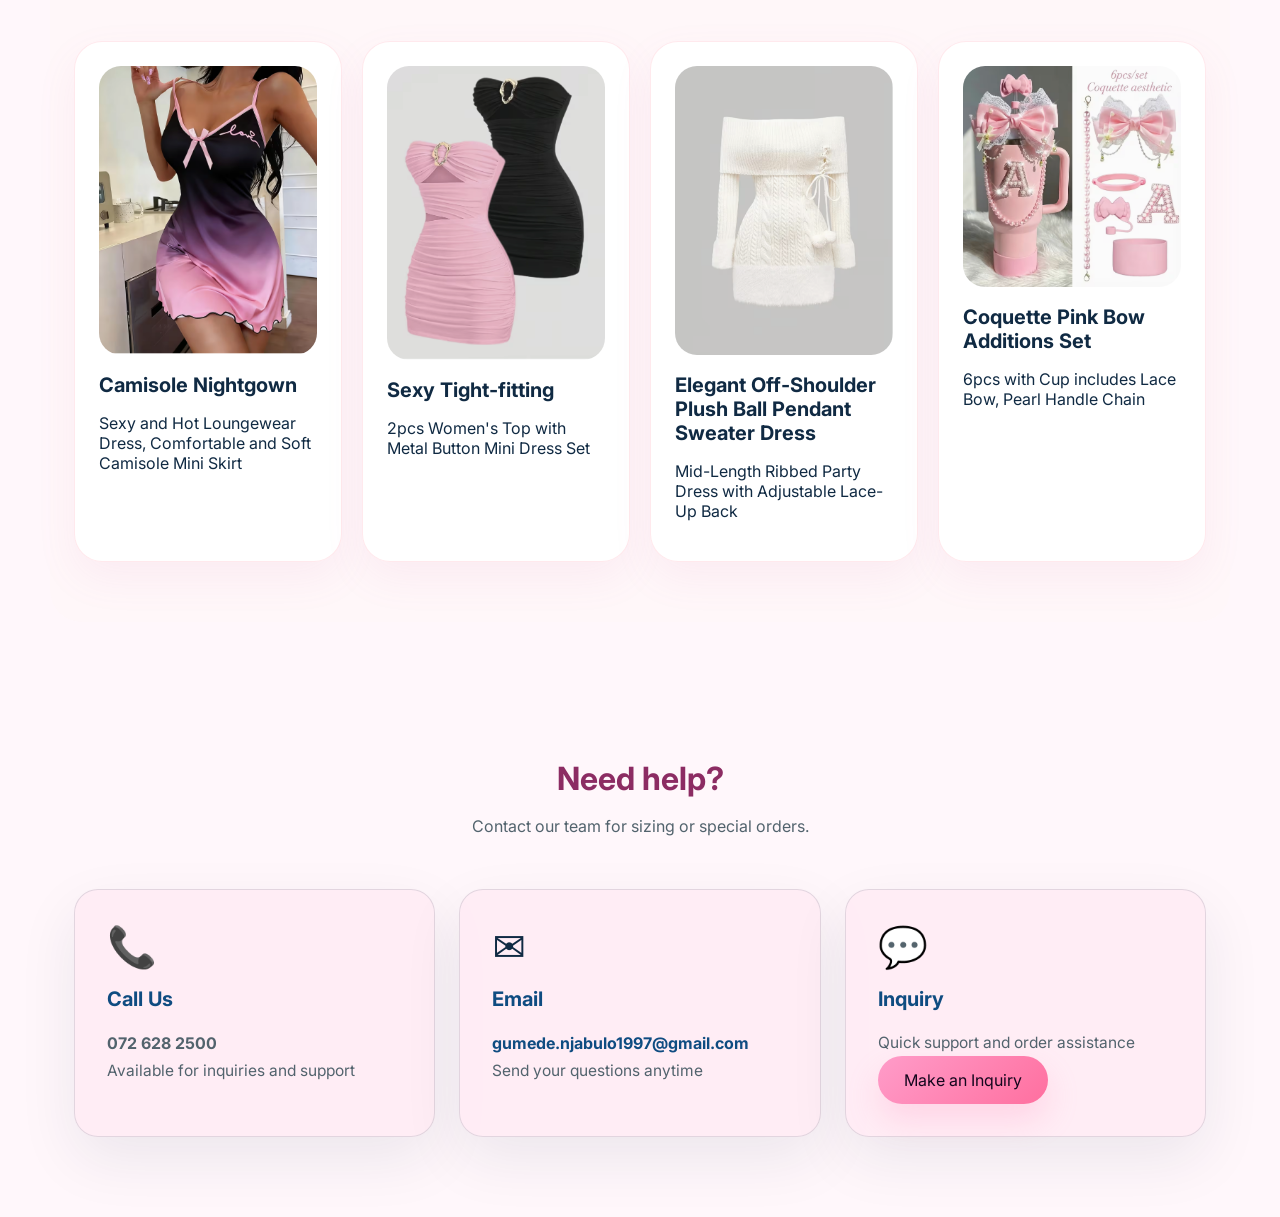
<file: women.html>
<!DOCTYPE html>
<html lang="en">
<head>
  <meta charset="UTF-8" />
  <meta name="viewport" content="width=device-width, initial-scale=1.0" />
  <title>SILKSWAY | Women's Collection</title>
  <link rel="stylesheet" href="styles.css" />
  <link href="https://fonts.googleapis.com/css2?family=Inter:wght@400;600&display=swap" rel="stylesheet" />
  <style>
    body.women-page {
      background: radial-gradient(circle at top right, rgba(255, 192, 203, 0.25), transparent 24%), #fff7fb;
    }
    body.women-page header.hero {
      background: linear-gradient(135deg, rgba(255, 182, 193, 0.95), rgba(255, 240, 245, 0.9)), url('img/aa.jpg') center/cover no-repeat;
      color: #3d1d3d;
    }
    body.women-page header.hero::before {
      background: radial-gradient(circle at top center, rgba(255, 255, 255, 0.7), transparent 30%);
    }
    body.women-page .tag {
      color: #d6336c;
    }
    body.women-page .headline {
      color: #4d1f4c;
    }
    body.women-page .subheading {
      color: rgba(61, 29, 61, 0.92);
    }
    body.women-page .btn.primary {
      background: linear-gradient(135deg, #ff9cc9, #ff6f9f);
      color: #14061d;
      box-shadow: 0 16px 32px rgba(255, 134, 184, 0.24);
    }
    body.women-page .btn.secondary {
      background: rgba(255, 255, 255, 0.88);
      color: #4d1f4c;
      border: 1px solid rgba(255, 182, 193, 0.8);
    }
    body.women-page .card {
      background: rgba(255, 250, 253, 0.98);
      border-color: rgba(255, 192, 203, 0.35);
    }
    body.women-page .card:hover {
      transform: translateY(-4px);
      box-shadow: 0 30px 70px rgba(193, 72, 138, 0.12);
    }
    body.women-page .card-actions .btn.pay {
      background: #f7c6e3;
      color: #4d1f4c;
    }
    body.women-page .section-head h2 {
      color: #8c2c63;
    }
    body.women-page .price {
      color: #c83c82;
    }
    body.women-page .contact-box {
      background: rgba(255, 236, 244, 0.9);
    }
    body.women-page .lookbook-section {
      background: linear-gradient(180deg, rgba(255, 243, 246, 0.95), rgba(255, 225, 233, 0.9));
      border-radius: 32px;
      padding: 60px 24px;
      margin: 30px 0;
    }
    body.women-page .lookbook-section .section-head h2 {
      color: #b21f56;
    }
    body.women-page .lookbook-card {
      background: rgba(255, 255, 255, 0.95);
      border: 1px solid rgba(221, 85, 124, 0.15);
      border-radius: 30px;
      padding: 24px;
    }
    body.women-page .lookbook-card img {
      border-radius: 26px;
      margin-bottom: 18px;
    }
    body.women-page .accessories-section {
      background: #fff1f8;
      border-radius: 32px;
      padding: 60px 24px;
      margin-bottom: 40px;
    }
    body.women-page .accessories-section .section-head p {
      color: rgba(77, 31, 76, 0.78);
    }
    body.women-page .accessory-card {
      border-radius: 28px;
      border: 1px dashed rgba(255, 146, 185, 0.4);
      background: rgba(255, 244, 250, 0.96);
      padding: 24px;
    }
    body.women-page .accessory-card h3 {
      color: #b0356d;
    }
    body.women-page .petals-section {
      background: rgba(255, 238, 246, 0.95);
      border-radius: 32px;
      padding: 60px 24px;
      margin: 30px 0;
    }
    body.women-page .petals-grid {
      display: grid;
      grid-template-columns: repeat(auto-fit, minmax(220px, 1fr));
      gap: 20px;
      align-items: stretch;
    }
    body.women-page .petals-card {
      position: relative;
      overflow: hidden;
      border-radius: 30px;
      min-height: 320px;
    }
    body.women-page .petals-card img {
      width: 100%;
      height: 100%;
      object-fit: cover;
      transition: transform 0.35s ease;
      display: block;
    }
    body.women-page .petals-card:hover img {
      transform: scale(1.05);
    }
    body.women-page .petals-card-content {
      position: absolute;
      inset: auto 0 0 0;
      padding: 22px;
      background: linear-gradient(180deg, transparent, rgba(48, 20, 42, 0.86));
      color: #fff;
    }
    body.women-page .glam-section {
      background: linear-gradient(180deg, #fff6fb, #ffe5f1);
      border-radius: 32px;
      padding: 40px 24px;
      margin: 30px auto 30px;
      max-width: 960px;
    }
    body.women-page .glam-section .grid {
      max-width: 760px;
      margin: 0 auto;
      grid-template-columns: 1fr;
    }
    body.women-page .glam-section .card {
      padding: 30px;
      max-width: 640px;
      margin: 0 auto;
    }
    body.women-page .beauty-section {
      background: #fff1f8;
      border-radius: 32px;
      padding: 40px 24px;
      margin: 30px auto 30px;
      max-width: 900px;
    }
    body.women-page .beauty-section img {
      width: 100%;
      max-width: 760px;
      height: auto;
      border-radius: 28px;
      box-shadow: 0 26px 68px rgba(217, 125, 167, 0.18);
      display: block;
      margin: 0 auto;
    }
    body.women-page .trend-section {
      background: #fff7f9;
      border-radius: 32px;
      padding: 60px 24px;
      margin-bottom: 30px;
    }
    body.women-page .trend-grid {
      display: grid;
      grid-template-columns: repeat(auto-fit, minmax(220px, 1fr));
      gap: 20px;
    }
    body.women-page .trend-card {
      background: rgba(255, 255, 255, 0.98);
      border: 1px solid rgba(255, 192, 203, 0.35);
      border-radius: 28px;
      padding: 24px;
      box-shadow: 0 16px 40px rgba(209, 107, 160, 0.08);
    }
    body.women-page .trend-card img {
      width: 100%;
      border-radius: 22px;
      margin-bottom: 18px;
    }

  </style>
</head>
<body class="women-page">
<header class="hero">
  <nav class="nav" aria-label="Main Navigation">
    <div class="logo" aria-label="SILKSWAY">SILKSWAY</div>
    <div class="agent-badge light">Agent: Assistant</div>
    <button class="hamburger" aria-label="Toggle navigation menu">
      <span class="bar"></span>
      <span class="bar"></span>
      <span class="bar"></span>
    </button>
    <ul class="nav-links">
      <li><a href="index.html">Home</a></li>
      <li><a href="women.html">Women's Collection</a></li>
      <li><a href="inquiry.html" target="_blank" rel="noopener noreferrer">Inquiry</a></li>
      <li><a href="checkout.html">Cart (<span id="cartNavCount">0</span>)</a></li>
      <li><a href="#women-products">Products</a></li>
      <li><a href="#electronics">Electronics</a></li>
      <li><a href="#galaxy">Galaxy Collection</a></li>
      <li><a href="#contact">Contact</a></li>
    </ul>
  </nav>

  <div class="hero-content">
    <p class="tag">Women's Specials</p>
    <h1 class="headline">Style Made for Her.</h1>
    <p class="subheading">Explore our curated women’s fashion line with versatile streetwear, elegant tops, and bold essentials.</p>
    <div class="cta-buttons">
      <a class="btn primary" href="#women-products">Shop Now</a>
      <a class="btn secondary" href="inquiry.html?general=true" target="_blank" rel="noopener noreferrer">Make an Inquiry</a>
    </div>
  </div>
</header>


<section class="section" id="women-products">
  <div class="section-head">
    <h2>Women's Items</h2>
    <p>Handpicked fashion pieces and accessories for effortless style.</p>
  </div>


  <div class="grid">
    <article class="card">
      <div class="image-gallery">
        <img src="img/s62.png" alt="Y2K Street Vintage Hip-Hop Hoodie" class="main-img" />
      </div>
      <h3>Y2K Street Vintage Hip-Hop Hoodie</h3>
      <p class="price">R500</p>
      <p>Digital Print Top with Drawstring Waist Pants Set, 2pcs with Pockets, Women's</p>
      <div class="card-actions">
        <button class="btn primary small" onclick="window.open('inquiry.html?price=500&product=Women\'s Street Hoodie', '_blank')">Click to Make Inquiry</button>
       <a class="btn pay small" href="checkout.html">Checkout</a>
      </div>
    </article>

    <article class="card">
      <div class="image-gallery">
        <img src="img/s63.png" alt="Cargo Pants" class="main-img" />
      </div>
      <h3>Cargo Pants</h3>
      <p class="price">R800</p>
      <p>Girls' Fall Winter Western Retro High Street Camo Cargo Pants, Short Hooded Sweatshirt And Vest Top Loose High-Waist 3pcs Set, for Outdoor, for Teenager, For Teenager</p>
      <div class="card-actions">
        <button class="btn primary small" onclick="window.open('inquiry.html?price=800&product=Women\'s Cargo Pants', '_blank')">Click to Make Inquiry</button>
        <a class="btn pay small" href="checkout.html">Checkout</a>
      </div>
    </article>

    <article class="card">
      <div class="image-gallery">
        <img src="img/s64.png" alt="Zip-Up Jacket" class="main-img" />
      </div>
      <h3>Zip-Up Jacket</h3>
      <p class="price">R700</p>
      <p>Color Block Print Hooded Long Sleeve Jacket.</p>
      <div class="card-actions">
        <button class="btn primary small" onclick="window.open('inquiry.html?price=700&product=Women\'s Zip-Up Jacket', '_blank')">Click to Make Inquiry</button>
        <a class="btn pay small" href="checkout.html">Checkout</a>
      </div>
    </article>

    <article class="card">
      <div class="image-gallery">
        <img src="img/s65.png" alt="Spring/Autumn Casual Fashion Solid Color Two-Piece Set" class="main-img" />
      </div>
      <h3>Spring/Autumn Casual Fashion Solid Color Two-Piece Set</h3>
      <p class="price">R1050</p>
      <p>Round Neck Sleeveless Midi Dress + Long Sleeve Outerwear - Comfortable Fabric Essential for Commuting and Dating</p>
      <div class="card-actions">
        <button class="btn primary small" onclick="window.open('inquiry.html?price=1050&product=Women\'s Sweatshirt', '_blank')">Click to Make Inquiry</button>
        <a class="btn pay small" href="checkout.html">Checkout</a>
      </div>
    </article>

    <article class="card">
      <div class="image-gallery">
        <img src="img/w61.png" alt="Women's Low Top Hiking Sneakers" class="main-img" />
      </div>
      <h3>Low Top Hiking Sneakers</h3>
      <p class="price">R900</p>
      <p>Embroidered, All-Season, Lace-Up, Round Toe, Microfiber Upper, Sole, Casual Walking & Running Trainers.</p>
      <div class="card-actions">
        <button class="btn primary small" onclick="window.open('inquiry.html?price=900&product=Women\'s Low Top Hiking Sneakers', '_blank')">Click to Make Inquiry</button>
        <a class="btn pay small" href="checkout.html">Checkout</a>
      </div>
    </article>

    <article class="card">
      <div class="image-gallery">
        <img src="img/s60.png" alt="Women's High-Top Spring/Summer Sports Shoes" class="main-img" />
      </div>
      <h3>High-Top Sports Shoes</h3>
      <p class="price">R600</p>
      <p>Breathable Fabric Upper, Vibrant Color Scheme, Lightweight Shock-Absorbing Sole, Suitable for Fitness And Daily Use, Ideal for Holiday Gift Giving, Women Shoes, Sneakers.</p>
      <div class="card-actions">
        <button class="btn primary small" onclick="window.open('inquiry.html?price=600&product=Women\'s High-Top Spring/Summer Sports Shoes', '_blank')">Click to Make Inquiry</button>
        <a class="btn pay small" href="checkout.html">Checkout</a>
      </div>
    </article>

 <article class="card">
      <div class="image-gallery">
        <img src="img/s66.png" alt="Fashion Spliced Casual Sneakers" class="main-img" />
      </div>
      <h3>Fashion Spliced Casual Sneakers</h3>
      <p class="price">R700</p>
      <p>Outdoor Anti-Slip Stylish Lightweight Running Shoes, Skate Shoes, Couple's Shoes, Women Shoes.</p>
      <div class="card-actions">
        <button class="btn primary small" onclick="window.open('inquiry.html?price=700&product=Women\'s Fashion Spliced Casual Sneakers', '_blank')">Click to Make Inquiry</button>
        <a class="btn pay small" href="checkout.html">Checkout</a>
      </div>
    </article>

    <article class="card">
      <div class="image-gallery">
        <img src="img/s67.png" alt="faux fur Rhinestone" class="main-img" />
      </div>
      <h3>faux fur Rhinestone</h3>
      <p class="price">R800</p>
      <p>Winter'S Collision of Fashion And Warmth, Fall in Love at First Wear! The Upper Features Soft faux fur, Delicate And Skin-Friendly, Like Walking on Clouds, Warm And Comfortable. Rhinestone Decoration Is Exquisite And Sparkling.</p>
      <div class="card-actions">
        <button class="btn primary small" onclick="window.open('inquiry.html?price=600&product=Women\'s faux fur Rhinestone', '_blank')">Click to Make Inquiry</button>
        <a class="btn pay small" href="checkout.html">Checkout</a>
      </div>
    </article>
  </div>
</section>
</div>
</section>








<section class="section alt" id="electronics">
  <div class="section-head">
    <h2>Electronics</h2>
    <p>Premium gadgets and tech essentials with fast inquiry available.</p>
  </div>
  <div class="grid">
    <article class="card">
      <div class="image-gallery">
        <img src="img/w1.png" alt="Smart Watch" class="main-img" />
      </div>



      <h3>Smart Watch for Women</h3>
      <p class="price">R300</p>
      <p>Full Touchscreen Smart Watch for  Women, Wireless Bluetooth Calling, 100+ Sports Modes, Alloy Case, Fashionable Minimalist Style, Compatible with Android and iPhone, Ideal Holiday Gift for Friends and Family, Perfect for Any Occasion!</p>
      <div class="card-actions">
        <button class="btn primary small" onclick="window.open('inquiry.html?price=300&product=Smart Watch for Women', '_blank')">Click to Make Inquiry</button>
        <a class="btn pay small" href="checkout.html">Checkout</a>
      </div>
    </article>


    <article class="card">
      <div class="image-gallery">
        <img src="img/w2.png" alt="Bluetooth Speaker" class="main-img" />
      </div>
      <h3>K12 Portable Speaker</h3>
      <p class="price">R300</p>
      <p>With 2pcs Wireless Microphones, Full Range of Categories, Birthday Party Karaoke Duet Artifact, with LED Colorful Light, High Aesthetic Gift, Good Sound Quality, Enjoy Life Vacation Essential, Music Player</p>
      <div class="card-actions">
        <button class="btn primary small" onclick="window.open('inquiry.html?price=300&product=K12 Portable Speaker', '_blank')">Click to Make Inquiry</button>
        <a class="btn pay small" href="checkout.html">Checkout</a>
      </div>
    </article>


    <article class="card">
      <div class="image-gallery">
        <img src="img/w3.png" alt="Podcast Equipment Bundle" class="main-img" />
      </div>
      <h3>Wireless Headphones</h3>
      <p class="price">R600</p>
      <p>Foldable Headphones, Easy to Carry, Hifi Stereo Headphones, Suitable for Watching Videos, DJ, Music Production, Playing Games, Mobile Phones And Tablets, Cute Cat Ear Wireless Headphones</p>
      <div class="card-actions">
        <button class="btn primary small" onclick="window.open('inquiry.html?price=600&product=Wireless Headphones', '_blank')">Click to Make Inquiry</button>
        <a class="btn pay small" href="checkout.html">Checkout</a>
      </div>
    </article>
  </div>
</section>


<section class="section alt" id="galaxy">
  <div class="section-head">
    <h2>Galaxy Collection</h2>
    <p>Bold tech and lifestyle pieces inspired by our Galaxy range.</p>
  </div>
  <div class="grid">
    <article class="card">
      <div class="image-gallery">
        <img src="img/w4.png" alt="4-In-1 Rechargeable Electric Shaver Kit for Women" class="main-img" />
      </div>
      <h3>4-In-1 Rechargeable Electric Shaver Kit for Women</h3>
      <p class="price">R400</p>
      <p>Pink And White, Includes Trimmer, Nose Hair Remover, Eyebrow Shaper, And Underarm Hair Trimmer - Ideal Gift for Women'S Day, Hair Removal Kit|Stylish Shaver Set|Compact Design, Hair Trimmers</p>
      <div class="card-actions">
        <button class="btn primary small" onclick="window.open('inquiry.html?price=400&product=4-In-1 Rechargeable Electric Shaver Kit for Women', '_blank')">Click to Make Inquiry</button>
        <a class="btn pay small" href="checkout.html">Checkout</a>
      </div>
    </article>


    <article class="card">
      <div class="image-gallery">
        <img src="img/w5.png" alt="Cute Plush Handbag" class="main-img" />
      </div>
      <h3>Cute Plush Handbag</h3>
      <p class="price">R300</p>
      <p>Add a touch of adorable charm to your accessories with this irresistibly cute plush handbag. Crafted from soft, cuddly material, it features an adorable design that’s perfect for any playful or casual look. Spacious enough to carry your essentials, this bag combines practicality with a fun, whimsical style!</p>
      <div class="card-actions">
        <button class="btn primary small" onclick="window.open('inquiry.html?price=300&product=Cute Plush Handbag', '_blank')">Click to Make Inquiry</button>
        <a class="btn pay small" href="checkout.html">Checkout</a>
      </div>
    </article>


    <article class="card">
      <div class="image-gallery">
        <img src="img/w6.png" alt="Autumn/Winter Furry Slippers for Women" class="main-img" />
      </div>
      <h3>Autumn/Winter Furry Slippers for Women</h3>
      <p class="price">R400</p>
      <p>Women'S Comfortable Color-Block Casual Shoes Outdoor Q Fashion Lightweight Athletic Shoes, Women Shoes, Sneakers</p>
      <div class="card-actions">
        <button class="btn primary small" onclick="window.open('inquiry.html?price=400&product=Autumn/Winter Furry Slippers for Women', '_blank')">Click to Make Inquiry</button>
        <a class="btn pay small" href="checkout.html">Checkout</a>
      </div>
    </article>
  </div>
</section>



<section class="section lookbook-section" id="lookbook">
      <div class="section-head">
        <h2>Lookbook Sets</h2>
        <p>Mix feminine textures, cozy layers, and modern street style for every mood.</p>
      </div>
      <div class="grid">
        <article class="card lookbook-card">
          <img src="img/w7.png" alt="Sweatshirt And Sweatpants Set" />
          <h3>Sweatshirt And Sweatpants Set</h3>
          <p class="price">R900</p>
          <p>Ladies Fashion Casual Trend Bear Print Hooded.</p>
          <div class="card-actions">
            <button class="btn primary small" onclick="window.open('inquiry.html?price=900&product=Sweatshirt And Sweatpants Set', '_blank')">Click to Make Inquiry</button>
          </div>
        </article>


        <article class="card lookbook-card">
          <img src="img/w8.png" alt="Fashion Bubble" />
          <h3>Fashion Bubble </h3>
          <p class="price">R800</p>
          <p>Pattern Contrast Color Pullover Long Sleeve Women's Tops Hot Soft Long Sleeve Beautiful Ladies Sweater Daily Elegant Casual Commuting Warm Autumn and Winter Clothing High Quality Fabric Construction Women's Clothing</p>
          <div class="card-actions">
            <button class="btn primary small" onclick="window.open('inquiry.html?price=800&product=Fashion Bubble ', '_blank')">Click to Make Inquiry</button>
          </div>
        </article>


        <article class="card lookbook-card">
          <img src="img/w9.png" alt="Short Sleeve Top and Waist Shorts Two-Piece Set" />
          <h3>Short Sleeve Top and Waist Shorts Two-Piece Set</h3>
          <p class="price">R400</p>
          <p>Chic layering with a soft palette for relaxed weekend style.</p>
          <div class="card-actions">
            <button class="btn primary small" onclick="window.open('inquiry.html?price=400&product=Short Sleeve Top and Waist Shorts Two-Piece Set', '_blank')">Click to Make Inquiry</button>
          </div>
        </article>
      </div>
    </section>

    <section class="section accessories-section" id="accessories">
      <div class="section-head">
        <h2>Accessories Edit</h2>
        <p>Finishing touches to elevate every outfit with a soft, polished edge.</p>
      </div>
      <div class="grid">
        <article class="card accessory-card">
          <h3>Statement Bag</h3>
          <p class="price">R220</p>
          <p>A compact bag in pastel tones for easy elegance on the go.</p>
          <div class="card-actions">
            <button class="btn primary small" onclick="window.open('inquiry.html?price=220&product=Statement Bag', '_blank')">Click to Make Inquiry</button>
          </div>
        </article>
        <article class="card accessory-card">
          <h3>Silky Scarf</h3>
          <p class="price">R150</p>
          <p>Light, drapey scarf with soft colors and a touch of shimmer.</p>
          <div class="card-actions">
            <button class="btn primary small" onclick="window.open('inquiry.html?price=150&product=Silky Scarf', '_blank')">Click to Make Inquiry</button>
          </div>
        </article>
        <article class="card accessory-card">
          <h3>Layered Rings</h3>
          <p class="price">R120</p>
          <p>Delicate rings with a mix of rose gold and pearl accents.</p>
          <div class="card-actions">
            <button class="btn primary small" onclick="window.open('inquiry.html?price=120&product=Layered Rings', '_blank')">Click to Make Inquiry</button>
          </div>
        </article>
      </div>
    </section>


<section class="section petals-section" id="petals">
  <div class="section-head">
    <h2>Floral Favorites</h2>
    <p>Soft silhouettes and bloom-inspired textures to brighten every outfit.</p>
  </div>

  <div class="petals-grid">
    <article class="card petals-card">
      <img src="img/w10.png" alt="Petal Soft Dress" />
      <div class="petals-card-content">
        <h3>Women's High-Top Sneakers</h3>
        <p>With EVA Soft Sole & Graffiti Sneakers - Breathable Neutral Arch Shoes Suitable for Fitness, Travel, Work - - Lace-Up Running Sneakers with Cushioned Footbed </p>
      </div>
    </article>


    <article class="card petals-card">
      <img src="img/w11.png" alt="Blush Layered Set" />
      <div class="petals-card-content">
        <h3>Women's Wedge Platform Dad Sneaker Sandals</h3>
        <p>Summer 2025 New Style, Platform Sole, Thick Sole, Height-Increasing, Casual Beach Shoes, High Heels with 8cm Height Increase, for Summer Skirt Outfits, Women Shoes</p>
      </div>
    </article>


    <article class="card petals-card">
      <img src="img/w12.png" alt="Rose Garden Blouse" />
      <div class="petals-card-content">
        <h3>Women'S Outdoor All-Season</h3>
        <p>7Cm Height Increase Fashion Casual Sports Skates with Halloween Elements 3D Ghost Metallic Silvery Glossy Decor Pendant Chain Shoe Accessory Women'S Sneakers EVA Thick Sole High Platform White High Heels Women'S Lightweigh</p>
      </div>
    </article>
  </div>
</section>

<section class="section glam-section" id="glam">
  <div class="section-head">
    <h2>Glam Essentials</h2>
    <p>Polished pieces made to shine in effortless pink hues.</p>
  </div>
  <div class="grid">
    <article class="card">
      <div class="image-gallery">
        <img src="img/z1.png" alt="Glam Top" class="main-img" />
      </div>
      <h3>Elegant Women's Color Block Bodycon Dress</h3>
      <p class="price">R600</p>
      <p>High Neck, Long Sleeve, Ruched Front, Skirt, White & Black Two-Tone Design, Stretch Polyester Blend, Machine Washable, Perfect for Spring/Summer/Fall</p>
    </article>
  </div>
</section>

<section class="section beauty-section" id="beauty">
  <div class="section-head">
    <h2>Wigs & Hair Extensions</h2>
    <p>Transform Your Look, Elevate Your Style.</p>
  </div>
  <div class="moodboard-container" style="display: flex; align-items: center;">
    <button class="prev-btn" aria-label="Previous" style="margin-right: 10px;">Prev</button>
    <div class="images-wrapper" style="overflow: hidden; width: 80%;">
      <div class="images" style="display: flex; transition: transform 0.5s ease;">
        <img src="img/z2.png" alt="Wig 1" style="width: 100%; flex-shrink: 0;">
        <img src="img/h1.png" alt="Wig 2" style="width: 100%; flex-shrink: 0;">
        <img src="img/h2.png" alt="Wig 3" style="width: 100%; flex-shrink: 0;">
        <img src="img/h3.png" alt="Wig 1" style="width: 100%; flex-shrink: 0;">
        <img src="img/h4.png" alt="Wig 2" style="width: 100%; flex-shrink: 0;">
       
        <!-- Add more images here if needed -->
      </div>
    </div>
    <button class="next-btn" aria-label="Next" style="margin-left: 10px;">Next</button>
  </div>
</section>

<script>
  const imagesContainer = document.querySelector('.images');
  const images = document.querySelectorAll('.images img');
  const totalImages = images.length;
  let currentIndex = 0;

  document.querySelector('.prev-btn').addEventListener('click', () => {
    currentIndex = (currentIndex - 1 + totalImages) % totalImages;
    updateCarousel();
  });

  document.querySelector('.next-btn').addEventListener('click', () => {
    currentIndex = (currentIndex + 1) % totalImages;
    updateCarousel();
  });

  function updateCarousel() {
    const width = images[0].clientWidth;
    imagesContainer.style.transform = `translateX(-${currentIndex * width}px)`;
  }

  // Optional: Adjust carousel on window resize
  window.addEventListener('resize', updateCarousel);
</script>

<section class="section trend-section" id="trend">
  <div class="section-head">
    <h2>Best Trends</h2>
    <p>Fresh outfit combinations designed for the season.</p>
  </div>
  <div class="trend-grid">
    <article class="trend-card">
      <img src="img/q1.png" alt="Camisole Nightgown" />
      <h3>Camisole Nightgown</h3>
      <p>Sexy and Hot Loungewear Dress, Comfortable and Soft Camisole Mini Skirt</p>
    </article>


    <article class="trend-card">
      <img src="img/q2.png" alt="Sexy Tight-fitting" />
      <h3>Sexy Tight-fitting</h3>
      <p>2pcs Women's Top with Metal Button Mini Dress Set</p>
    </article>

    <article class="trend-card">
      <img src="img/q6.png" alt="Day-to-night" />
      <h3>Elegant Off-Shoulder Plush Ball Pendant Sweater Dress</h3>
      <p>Mid-Length Ribbed Party Dress with Adjustable Lace-Up Back</p>
    </article>

    <article class="trend-card">
      <img src="img/q3.png" alt="Coquette Pink Bow Additions Set" />
      <h3>Coquette Pink Bow Additions Set</h3>
      <p>6pcs with Cup includes Lace Bow, Pearl Handle Chain</p>
    </article>
  </div>
</section>

<section class="section contact" id="contact">
  <div class="section-head">
    <h2>Need help?</h2>
    <p>Contact our team for sizing or special orders.</p>
  </div>
  <div class="contact-content">
    <div class="contact-box">
      <div class="contact-icon">📞</div>
      <h3>Call Us</h3>
      <p class="contact-detail">072 628 2500</p>
      <p class="contact-desc">Available for inquiries and support</p>
    </div>
    <div class="contact-box">
      <div class="contact-icon">✉️</div>
      <h3>Email</h3>
      <p class="contact-detail"><a href="mailto:gumede.njabulo1997@gmail.com">gumede.njabulo1997@gmail.com</a></p>
      <p class="contact-desc">Send your questions anytime</p>
    </div>
    <div class="contact-box">
      <div class="contact-icon">💬</div>
      <h3>Inquiry</h3>
      <p class="contact-desc">Quick support and order assistance</p>
      <a class="btn primary" href="inquiry.html" target="_blank" rel="noopener noreferrer">Make an Inquiry</a>
    </div>
  </div>
</section>

<div id="paymentModal" class="modal hidden" role="dialog" aria-modal="true" aria-labelledby="paymentModalLabel">
  <div class="modal-card">
    <h3 id="paymentModalLabel">Payment Setup Placeholder</h3>
    <p id="paymentText"></p>
    <p>This button is ready for PayFast, EFT, or Cash on Delivery integration. We can connect the real payment gateway next.</p>
    <button class="btn secondary small" onclick="closePaymentInfo()">Close</button>
  </div>
</div>

<script src="script.js"></script>
  <div class="chat-widget" aria-label="Agent chat">
    <button type="button" class="chat-toggle-btn" aria-label="Open chat with assistant">Chat with Agent</button>
    <div class="chat-panel hidden" role="dialog" aria-modal="true" aria-label="Assistant chat">
      <div class="chat-header">
        <div>
          <span class="chat-title">Agent: Assistant</span>
          <span class="chat-subtitle">Ask me about the store, products, orders, or payment.</span>
        </div>
        <button type="button" class="chat-close-btn" aria-label="Close chat">×</button>
      </div>
      <div class="chat-messages" id="chatMessages" role="log" aria-live="polite"></div>
      <form id="chatForm" class="chat-form">
        <input id="chatInput" class="chat-input" type="text" placeholder="Ask the assistant..." aria-label="Type a message" required />
        <button type="submit" class="btn primary chat-send-btn">Send</button>
      </form>
    </div>
  </div>
</body>
</html>
</file>
<file: styles.css>
@import url('https://fonts.googleapis.com/css2?family=Inter:wght@400;500;600;700&display=swap');

:root {
  color-scheme: light;
  font-family: 'Inter', system-ui, sans-serif;
  color: #102a43;
  background: #f3f6fb;
  --surface: #ffffff;
  --surface-muted: #f7f9fc;
  --text-primary: #102a43;
  --text-secondary: #52636d;
  --accent: #0f4c81;
  --accent-soft: #eaf3ff;
  --accent-strong: #ffba08;
  --border: rgba(16, 42, 67, 0.12);
  --radius: 24px;
  --shadow: 0 22px 60px rgba(16, 42, 67, 0.08);
}

* {
  box-sizing: border-box;
}

html {
  scroll-behavior: smooth;
}

body {
  margin: 0;
  min-height: 100vh;
  font-family: inherit;
  color: var(--text-primary);
  background: radial-gradient(circle at top left, rgba(255, 255, 255, 0.9), transparent 35%), #f3f6fb;
}

img {
  display: block;
  max-width: 100%;
}

a {
  color: inherit;
  text-decoration: none;
}

button,
input,
select,
textarea {
  font: inherit;
}

header.hero {
  position: relative;
  min-height: 92vh;
  display: flex;
  align-items: center;
  justify-content: center;
  padding: 40px 24px 80px;
  background: linear-gradient(180deg, rgba(15, 32, 71, 0.82), rgba(15, 32, 71, 0.72)), url('img/aa.jpg') center/cover no-repeat;
  color: #fff;
}

header.hero::before {
  content: '';
  position: absolute;
  inset: 0;
  background: radial-gradient(circle at top center, rgba(255, 255, 255, 0.08), transparent 30%);
}

nav.nav {
  position: absolute;
  inset: 24px auto auto 24px;
  display: flex;
  justify-content: space-between;
  align-items: center;
  width: calc(100% - 48px);
  max-width: 1200px;
  z-index: 2;
}

.logo {
  font-size: 1.45rem;
  font-weight: 700;
  letter-spacing: 0.18em;
  text-transform: uppercase;
  color: #fff;
}

.agent-badge {
  display: inline-flex;
  align-items: center;
  gap: 0.5rem;
  padding: 8px 14px;
  border-radius: 999px;
  background: rgba(255, 255, 255, 0.16);
  color: #fff;
  font-size: 0.88rem;
  font-weight: 700;
  border: 1px solid rgba(255, 255, 255, 0.28);
}

.agent-badge.light {
  background: #fff;
  color: #102a43;
  border-color: rgba(16, 42, 67, 0.12);
}

.chat-widget {
  position: fixed;
  right: 24px;
  bottom: 24px;
  z-index: 9999;
  font-family: inherit;
}

.chat-toggle-btn {
  border: none;
  border-radius: 999px;
  padding: 14px 20px;
  background: #0f4c81;
  color: #fff;
  font-weight: 700;
  cursor: pointer;
  box-shadow: 0 20px 40px rgba(15, 76, 129, 0.18);
}

.chat-panel {
  display: flex;
  flex-direction: column;
  width: min(360px, 100vw);
  max-height: 520px;
  border-radius: 24px;
  background: rgba(255, 255, 255, 0.98);
  box-shadow: 0 32px 90px rgba(16, 42, 67, 0.16);
  overflow: hidden;
  margin-top: 14px;
}

.chat-panel.hidden {
  display: none;
}

.chat-header {
  display: flex;
  justify-content: space-between;
  align-items: center;
  gap: 12px;
  padding: 16px 18px;
  background: #102a43;
  color: #fff;
}

.chat-title {
  font-weight: 700;
}

.chat-subtitle {
  display: block;
  font-size: 0.88rem;
  color: rgba(255, 255, 255, 0.78);
  margin-top: 4px;
}

.chat-close-btn {
  border: none;
  background: transparent;
  color: #fff;
  font-size: 1.25rem;
  cursor: pointer;
}

.chat-messages {
  display: flex;
  flex-direction: column;
  gap: 12px;
  padding: 16px;
  overflow-y: auto;
  min-height: 240px;
  max-height: 320px;
  background: #f4f6fc;
}

.chat-bubble {
  display: inline-block;
  max-width: 100%;
  padding: 12px 16px;
  border-radius: 18px;
  line-height: 1.5;
}

.chat-bubble.user {
  align-self: flex-end;
  background: #0f4c81;
  color: #fff;
  border-bottom-right-radius: 4px;
}

.chat-bubble.assistant {
  align-self: flex-start;
  background: #fff;
  color: #102a43;
  border: 1px solid rgba(16, 42, 67, 0.12);
  border-bottom-left-radius: 4px;
}

.chat-form {
  display: flex;
  gap: 10px;
  padding: 16px;
  background: #fff;
  border-top: 1px solid rgba(16, 42, 67, 0.08);
}

.chat-input {
  flex: 1;
  min-width: 0;
  padding: 12px 14px;
  border-radius: 14px;
  border: 1px solid rgba(16, 42, 67, 0.16);
}

.chat-send-btn {
  white-space: nowrap;
}

@media (max-width: 640px) {
  .chat-widget {
    right: 14px;
    bottom: 14px;
  }

  .chat-panel {
    width: calc(100vw - 28px);
    max-height: 78vh;
  }
}

.nav-links {
  display: flex;
  gap: 24px;
  align-items: center;
  margin: 0;
  padding: 0;
  list-style: none;
}

.nav-links a {
  color: rgba(255, 255, 255, 0.9);
  font-size: 0.95rem;
  font-weight: 500;
  transition: color 0.2s ease;
}

.nav-links a:hover {
  color: var(--accent-strong);
}

.hamburger {
  display: none;
  flex-direction: column;
  justify-content: space-between;
  width: 26px;
  height: 22px;
  border: none;
  background: transparent;
  cursor: pointer;
  z-index: 3;
}

.bar {
  width: 100%;
  height: 3px;
  border-radius: 999px;
  background: #fff;
}

.hero-content {
  position: relative;
  z-index: 1;
  max-width: 760px;
  text-align: center;
  margin: 0 auto;
}

.tag {
  display: inline-flex;
  align-items: center;
  gap: 10px;
  color: var(--accent-strong);
  text-transform: uppercase;
  letter-spacing: 0.16em;
  font-weight: 700;
  margin-bottom: 18px;
}

.headline {
  font-size: clamp(2.8rem, 5vw, 4.6rem);
  line-height: 0.98;
  margin: 0 0 20px;
  max-width: 12ch;
}

.subheading {
  color: rgba(255, 255, 255, 0.84);
  font-size: 1.1rem;
  line-height: 1.8;
  max-width: 700px;
  margin: 0 auto 32px;
}

.cta-buttons {
  display: flex;
  justify-content: center;
  gap: 16px;
  flex-wrap: wrap;
}

.btn {
  display: inline-flex;
  align-items: center;
  justify-content: center;
  gap: 10px;
  border-radius: 999px;
  border: none;
  padding: 14px 26px;
  transition: transform 0.2s ease, background-color 0.2s ease, box-shadow 0.2s ease;
  cursor: pointer;
}

.btn:hover {
  transform: translateY(-1px);
}

.btn.primary {
  background: #ffba08;
  color: #0f172a;
}

.btn.secondary {
  background: rgba(255, 255, 255, 0.18);
  color: #fff;
  border: 1px solid rgba(255, 255, 255, 0.28);
}

/* Make Add to Cart buttons match primary color */
.add-cart,
.btn.secondary.add-cart {
  background: #ffba08 !important;
  color: #0f172a !important;
  border: none !important;
}

.add-cart:hover,
.btn.secondary.add-cart:hover {
  background: #e6a507 !important;
}

.add-cart-count {
  display: inline-flex;
  align-items: center;
  justify-content: center;
  margin-left: 6px;
  padding: 0 8px;
  border-radius: 999px;
  background: rgba(16, 42, 67, 0.08);
  color: #102a43;
  font-weight: 700;
  font-size: 0.92rem;
}

.section {
  padding: 80px 24px;
  max-width: 1180px;
  margin: 0 auto;
}

.section.alt {
  background: var(--surface-muted);
}

#cartSummary {
  padding-top: 36px;
  padding-bottom: 30px;
}

.cart-summary-grid {
  display: grid;
  grid-template-columns: minmax(240px, 1fr) minmax(280px, 1.8fr);
  gap: 24px;
  align-items: start;
}

.cart-summary-stats {
  background: var(--surface);
  border-radius: var(--radius);
  padding: 24px;
  box-shadow: var(--shadow);
}

.cart-metric {
  margin: 0 0 14px;
  line-height: 1.5;
}

.cart-summary-list {
  background: var(--surface);
  border-radius: var(--radius);
  padding: 24px;
  box-shadow: var(--shadow);
}

#cartItemsList {
  list-style: none;
  margin: 0;
  padding: 0;
  display: grid;
  gap: 12px;
}

#cartItemsList li {
  background: var(--surface-muted);
  border-radius: 16px;
  padding: 14px 16px;
  display: flex;
  justify-content: space-between;
  align-items: center;
}

#cartItemsList li span {
  flex: 1;
}

.btn-remove-item {
  padding: 6px 10px !important;
  font-size: 0.8rem !important;
  background: #e74c3c !important;
  color: white !important;
  border: none !important;
  border-radius: 6px !important;
  cursor: pointer !important;
  white-space: nowrap;
  margin-left: 12px;
}

.btn-remove-item:hover {
  background: #c0392b !important;
  transform: translateY(-1px);
}

#clearCartBtn {
  margin-top: 18px;
}

.shoes-section {
  background: linear-gradient(160deg, #fdf1ff 0%, #f7e5ff 45%, #f4f1ff 100%);
}

.shoes-section .section-head h2 {
  color: #68307f;
}

.shoes-section .section-head p {
  color: #6f4e99;
}

.shoes-grid {
  grid-template-columns: repeat(auto-fit, minmax(280px, 1fr));
  gap: 28px;
}

.shoes-section .card {
  padding: 0;
  border: none;
  border-radius: 28px;
  overflow: hidden;
  background: transparent;
  box-shadow: 0 24px 70px rgba(112, 52, 141, 0.12);
}

.shoes-section .card img {
  border-radius: 0;
  height: 280px;
  object-fit: cover;
}

.shoes-section .card h3,
.shoes-section .card .price,
.shoes-section .card p {
  margin-left: 24px;
  margin-right: 24px;
}

.shoes-section .card h3 {
  margin-top: 20px;
  color: #582475;
}

.shoes-section .card .price {
  color: #b531d0;
}

.shoes-section .card p {
  margin-top: 10px;
  margin-bottom: 18px;
  color: #5f4770;
}

.shoes-section .card-actions {
  justify-content: flex-start;
  gap: 14px;
  padding: 0 24px 24px;
}

.shoes-section .btn.primary {
  background: #a946db;
  color: #fff;
}

.shoes-section .btn.pay {
  background: #632f7e;
  color: #fff;
}

.shoes-section .card:hover img {
  transform: scale(1.04);
}

.shoes-section .card img {
  transition: transform 0.4s ease;
}

.section-head {
  text-align: center;
  margin-bottom: 48px;
}

.section-head h2 {
  font-size: clamp(2rem, 2.5vw, 2.6rem);
  margin-bottom: 14px;
}

.section-head p {
  margin: 0 auto;
  max-width: 680px;
  color: var(--text-secondary);
  font-size: 1rem;
  line-height: 1.8;
}

.grid {
  display: grid;
  gap: 24px;
  grid-template-columns: repeat(auto-fit, minmax(260px, 1fr));
}

.card,
.carousel-content,
.about-box,
.contact-box,
.modal-card {
  background: var(--surface);
  border-radius: var(--radius);
  border: 1px solid var(--border);
  box-shadow: var(--shadow);
}

.card {
  padding: 24px;
  display: flex;
  flex-direction: column;
  min-height: 100%;
}

.card:hover,
.about-box:hover,
.contact-box:hover {
  transform: translateY(-5px);
  box-shadow: 0 28px 70px rgba(16, 42, 67, 0.12);
}

.card img {
  width: 100%;
  height: auto;
  border-radius: 18px;
  margin-bottom: 18px;
  object-fit: cover;
}

.image-gallery .thumbnails {
  display: grid;
  grid-template-columns: repeat(3, minmax(0, 1fr));
  gap: 12px;
  margin-top: 16px;
}

.image-gallery .thumbnails img {
  width: 100%;
  height: 64px;
  object-fit: cover;
  border-radius: 16px;
  border: 1px solid rgba(16, 42, 67, 0.08);
  cursor: pointer;
  transition: transform 0.2s ease, border-color 0.2s ease;
}

.image-gallery .thumbnails img:hover {
  transform: translateY(-2px);
  border-color: var(--accent-strong);
}

.main-img {
  border-radius: 20px;
}

h3 {
  margin: 0 0 12px;
  font-size: 1.25rem;
}

.price {
  color: var(--accent);
  font-size: 1.18rem;
  font-weight: 700;
  margin: 10px 0 16px;
}

.card p,
.about-box p,
.contact-box p {
  margin: 0;
  color: var(--text-secondary);
  line-height: 1.75;
}

.card-actions {
  margin-top: auto;
  display: flex;
  flex-wrap: wrap;
  gap: 12px;
  justify-content: center;
}

.carousel {
  display: flex;
  align-items: center;
  justify-content: center;
  gap: 16px;
  flex-wrap: wrap;
}

.carousel-container {
  flex: 1;
  max-width: 760px;
}

.carousel-content {
  text-align: center;
  padding: 30px;
}

.carousel-content img {
  width: 100%;
  max-width: 320px;
  border-radius: 18px;
  margin: 0 auto 24px;
}

.prev-btn,
.next-btn {
  width: 56px;
  height: 56px;
  border-radius: 50%;
  border: none;
  background: var(--accent);
  color: #fff;
  box-shadow: 0 18px 40px rgba(16, 42, 67, 0.18);
  cursor: pointer;
}

.prev-btn:hover,
.next-btn:hover {
  background: #0d3e6e;
}

.about-content,
.contact-content {
  display: grid;
  grid-template-columns: repeat(auto-fit, minmax(280px, 1fr));
  gap: 24px;
}

.about-box,
.contact-box {
  padding: 32px;
}

.about-box h3,
.contact-box h3 {
  color: var(--accent);
  margin-bottom: 18px;
}

.about-list {
  list-style: none;
  margin: 0;
  padding: 0;
}

.about-list li {
  padding: 10px 0;
  color: var(--text-secondary);
  font-size: 1rem;
}

.contact-icon {
  font-size: 2.5rem;
  margin-bottom: 16px;
}

.contact-detail {
  margin: 10px 0;
  font-size: 1rem;
  font-weight: 700;
  color: var(--accent);
}

.contact-detail a {
  color: var(--accent);
}

.contact-desc {
  color: var(--text-secondary);
  font-size: 0.97rem;
}

.modal {
  position: fixed;
  inset: 0;
  background: rgba(16, 42, 67, 0.65);
  display: flex;
  align-items: center;
  justify-content: center;
  opacity: 0;
  pointer-events: none;
  transition: opacity 0.3s ease;
}

.modal.show {
  opacity: 1;
  pointer-events: auto;
}

.modal-card {
  width: min(520px, calc(100% - 40px));
  padding: 32px;
  text-align: center;
}

.modal-card h3 {
  margin-bottom: 14px;
}

.btn.small {
  padding: 10px 18px;
}

@media (max-width: 900px) {
  header.hero {
    min-height: 80vh;
    padding-top: 32px;
  }
}

@media (max-width: 768px) {
  nav.nav {
    top: 20px;
    left: 0;
    width: 100%;
    padding: 0 20px;
  }

  .hamburger {
    display: flex;
  }

  .nav-links {
    position: absolute;
    top: 72px;
    left: 0;
    right: 0;
    flex-direction: column;
    align-items: center;
    gap: 0;
    background: rgba(15, 32, 71, 0.95);
    transform: translateY(-120%);
    opacity: 0;
    visibility: hidden;
    transition: all 0.25s ease;
    padding: 18px 0;
  }

  .nav-links.active {
    transform: translateY(0);
    opacity: 1;
    visibility: visible;
  }

  .nav-links li {
    width: 100%;
  }

  .nav-links a {
    display: block;
    width: 100%;
    padding: 12px 24px;
    text-align: center;
  }

  .hero-content {
    padding: 0 10px;
  }

  .cta-buttons {
    flex-direction: column;
  }

  .section {
    padding: 60px 18px;
  }

  .grid {
    grid-template-columns: 1fr;
  }

  .carousel-content img {
    max-width: 280px;
  }
}

@media (max-width: 480px) {
  header.hero {
    padding-top: 24px;
  }

  .headline {
    font-size: 2.5rem;
  }

  .section {
    padding: 50px 16px;
  }
}


.thumbnails img {
    cursor: pointer;
}

.thumbnails img:hover {
    opacity: 0.5;
}






/* Style the kiddies button */
#kiddies-btn {
    background-color: #FFC080; /* Light orange color */
    color: #000; /* Black text */
    border: none;
    padding: 10px 20px;
    font-size: 16px;
    cursor: pointer;
    border-radius: 8px;
}

#kiddies-btn:hover {
    background-color: #FFA07A; /* Light salmon color on hover */
}

/* Style the kiddies section */
#kiddies-section {
    background-color: #87CEEB; /* Light blue */
    padding: 20px;
    border: 2px solid #000;
    border-radius: 10px;
    margin-top: 20px;
    text-align: center;
}

 /* Kiddies Section Styles */
    #kiddies-section {
      background: linear-gradient(135deg, #ffe4e1, #fff0f5);
      padding: 40px 20px;
      border-radius: 20px;
      text-align: center;
      margin: 20px auto;
      max-width: 600px;
      font-family: 'Comic Neue', cursive;
      box-shadow: 0 4px 12px rgba(0,0,0,0.2);
      animation: bounceIn 1s ease;
    }

    #kiddies-btn {
    background: linear-gradient(135deg, #ffe4e1, #fff0f5);
    color: #000; /* Black text */
    border: none;
    padding: 10px 20px;
    font-size: 16px;
    cursor: pointer;
    border-radius: 8px;
    display: block; /* Center it horizontally */
    margin: 20px auto; /* Add margin for spacing */
    max-width: 600px;
      font-family: 'Comic Neue', cursive;
      box-shadow: 0 4px 12px rgba(0,0,0,0.2);
      animation: bounceIn 1s ease;
}
    #kiddies-section h1 {
      font-size: 2em;
      color: #ff69b4;
    }

    #kiddies-section p {
      font-size: 1.2em;
      margin-top: 15px;
    }
</file>
